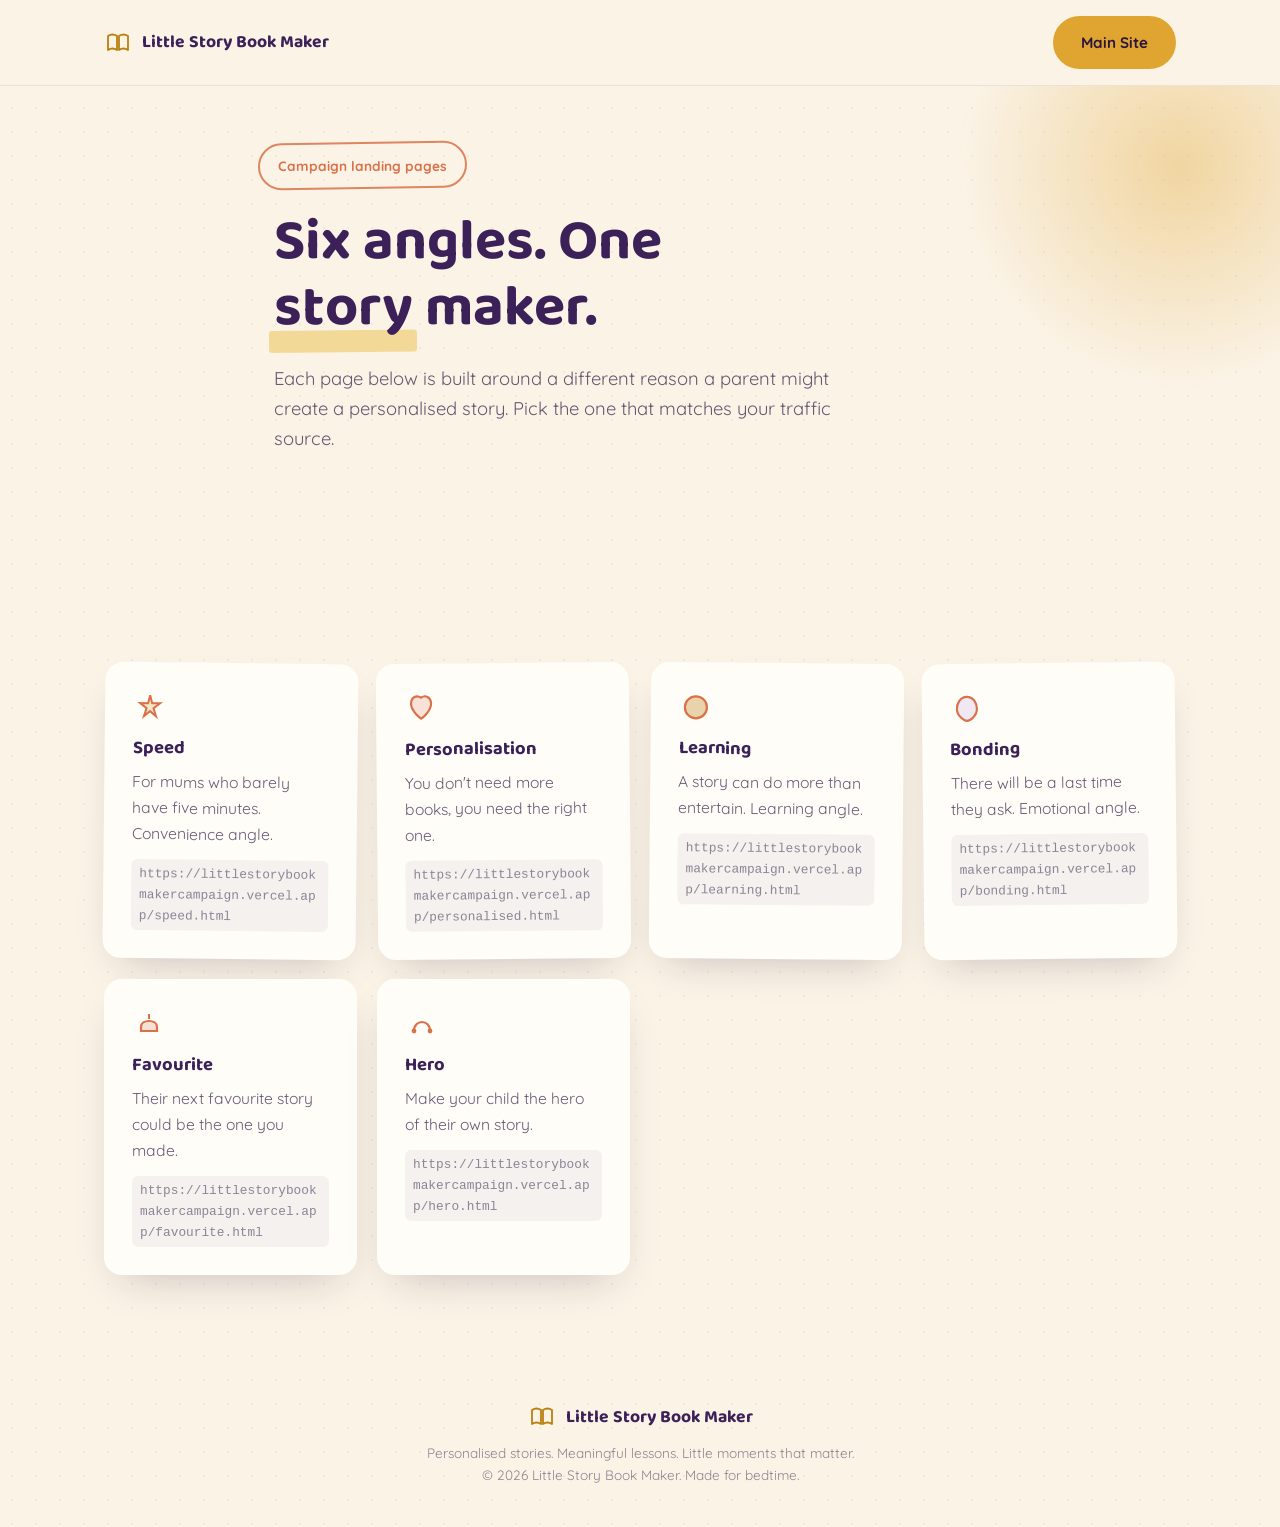
<file: index.html>
<!doctype html>
<html lang="en">
<head>
<meta charset="utf-8" />
<meta name="viewport" content="width=device-width, initial-scale=1" />
<title>Little Story Book Maker: Campaign Landing Pages</title>
<meta name="description" content="Personalised children's stories, made in minutes. Six landing pages, one for each campaign angle." />
<meta name="robots" content="noindex" />
<link rel="preconnect" href="https://fonts.googleapis.com" />
<link rel="preconnect" href="https://fonts.gstatic.com" crossorigin />
<link href="https://fonts.googleapis.com/css2?family=Baloo+2:wght@500;600;700;800&family=Quicksand:wght@500;600;700&display=swap" rel="stylesheet" />
<link rel="stylesheet" href="assets/brand.css" />
</head>
<body>

<nav class="nav">
  <div class="wrap">
    <span class="nav-brand"><svg class="nav-logo" viewBox="0 0 28 28" fill="none" aria-hidden="true"><path d="M4 7c3-2 6-2 9 0v14c-3-2-6-2-9 0Z" stroke="currentColor" stroke-width="1.8" stroke-linejoin="round"/><path d="M24 7c-3-2-6-2-9 0v14c3-2 6-2 9 0Z" stroke="currentColor" stroke-width="1.8" stroke-linejoin="round"/></svg>Little Story Book Maker</span>
    <a href="https://littlestorybookmaker.com/" class="btn btn-gold nav-cta">Main Site</a>
  </div>
</nav>

<header class="hero" id="top">
  <div class="wrap">
    <div>
      <span class="hero-kicker scribble">Campaign landing pages</span>
      <h1>Six angles. One <span class="hl">story</span> maker.</h1>
      <p class="hero-sub">Each page below is built around a different reason a parent might create a personalised story. Pick the one that matches your traffic source.</p>
    </div>
  </div>
</header>

<section>
  <div class="wrap">
    <div class="card-row" data-reveal>
      <div class="card">
        <svg class="icon" viewBox="0 0 34 34" fill="none"><path d="M17 5 L19 13 L27 13 L20.5 18 L23 26 L17 21 L11 26 L13.5 18 L7 13 L15 13 Z" stroke="currentColor" stroke-width="2" fill="var(--gold)" fill-opacity="0.25"/></svg>
        <h3><a href="/speed.html">Speed</a></h3>
        <p>For mums who barely have five minutes. Convenience angle.</p>
        <a class="url-text" href="/speed.html">https://littlestorybookmakercampaign.vercel.app/speed.html</a>
      </div>
      <div class="card">
        <svg class="icon" viewBox="0 0 34 34" fill="none"><path d="M17 6 C21 3 27 5 27 12 C27 20 17 27 17 27 C17 27 7 20 7 12 C7 5 13 3 17 6 Z" stroke="currentColor" stroke-width="2.2" fill="var(--coral)" fill-opacity="0.2"/></svg>
        <h3><a href="/personalised.html">Personalisation</a></h3>
        <p>You don't need more books, you need the right one.</p>
        <a class="url-text" href="/personalised.html">https://littlestorybookmakercampaign.vercel.app/personalised.html</a>
      </div>
      <div class="card">
        <svg class="icon" viewBox="0 0 34 34" fill="none"><circle cx="17" cy="17" r="11" stroke="currentColor" stroke-width="2.2" fill="var(--sand-deep)"/></svg>
        <h3><a href="/learning.html">Learning</a></h3>
        <p>A story can do more than entertain. Learning angle.</p>
        <a class="url-text" href="/learning.html">https://littlestorybookmakercampaign.vercel.app/learning.html</a>
      </div>
      <div class="card">
        <svg class="icon" viewBox="0 0 34 34" fill="none"><path d="M17 5 C24 5 27 12 27 17 C27 24 20 29 17 29 C14 29 7 24 7 17 C7 12 10 5 17 5 Z" stroke="currentColor" stroke-width="2.2" fill="var(--lavender)" fill-opacity="0.3"/></svg>
        <h3><a href="/bonding.html">Bonding</a></h3>
        <p>There will be a last time they ask. Emotional angle.</p>
        <a class="url-text" href="/bonding.html">https://littlestorybookmakercampaign.vercel.app/bonding.html</a>
      </div>
      <div class="card">
        <svg class="icon" viewBox="0 0 34 34" fill="none"><path d="M9 20 C9 12 25 12 25 20 L25 24 L9 24 Z" stroke="currentColor" stroke-width="2.2" fill="var(--coral)" fill-opacity="0.2"/><line x1="17" y1="7" x2="17" y2="12" stroke="currentColor" stroke-width="2"/></svg>
        <h3><a href="/favourite.html">Favourite</a></h3>
        <p>Their next favourite story could be the one you made.</p>
        <a class="url-text" href="/favourite.html">https://littlestorybookmakercampaign.vercel.app/favourite.html</a>
      </div>
      <div class="card">
        <svg class="icon" viewBox="0 0 34 34" fill="none"><path d="M9 24 C9 12 25 12 25 24" stroke="currentColor" stroke-width="2.2" fill="none"/><circle cx="9" cy="24" r="2.4" fill="var(--coral)"/><circle cx="25" cy="24" r="2.4" fill="var(--coral)"/></svg>
        <h3><a href="/hero.html">Hero</a></h3>
        <p>Make your child the hero of their own story.</p>
        <a class="url-text" href="/hero.html">https://littlestorybookmakercampaign.vercel.app/hero.html</a>
      </div>
    </div>
  </div>
</section>

<footer>
  <div class="wrap">
    <div class="nav-brand"><svg class="nav-logo" viewBox="0 0 28 28" fill="none" aria-hidden="true"><path d="M4 7c3-2 6-2 9 0v14c-3-2-6-2-9 0Z" stroke="currentColor" stroke-width="1.8" stroke-linejoin="round"/><path d="M24 7c-3-2-6-2-9 0v14c3-2 6-2 9 0Z" stroke="currentColor" stroke-width="1.8" stroke-linejoin="round"/></svg>Little Story Book Maker</div>
    <p>Personalised stories. Meaningful lessons. Little moments that matter.</p>
    <p>© 2026 Little Story Book Maker. Made for bedtime.</p>
  </div>
</footer>

<script src="assets/main.js"></script>
</body>
</html>
</file>
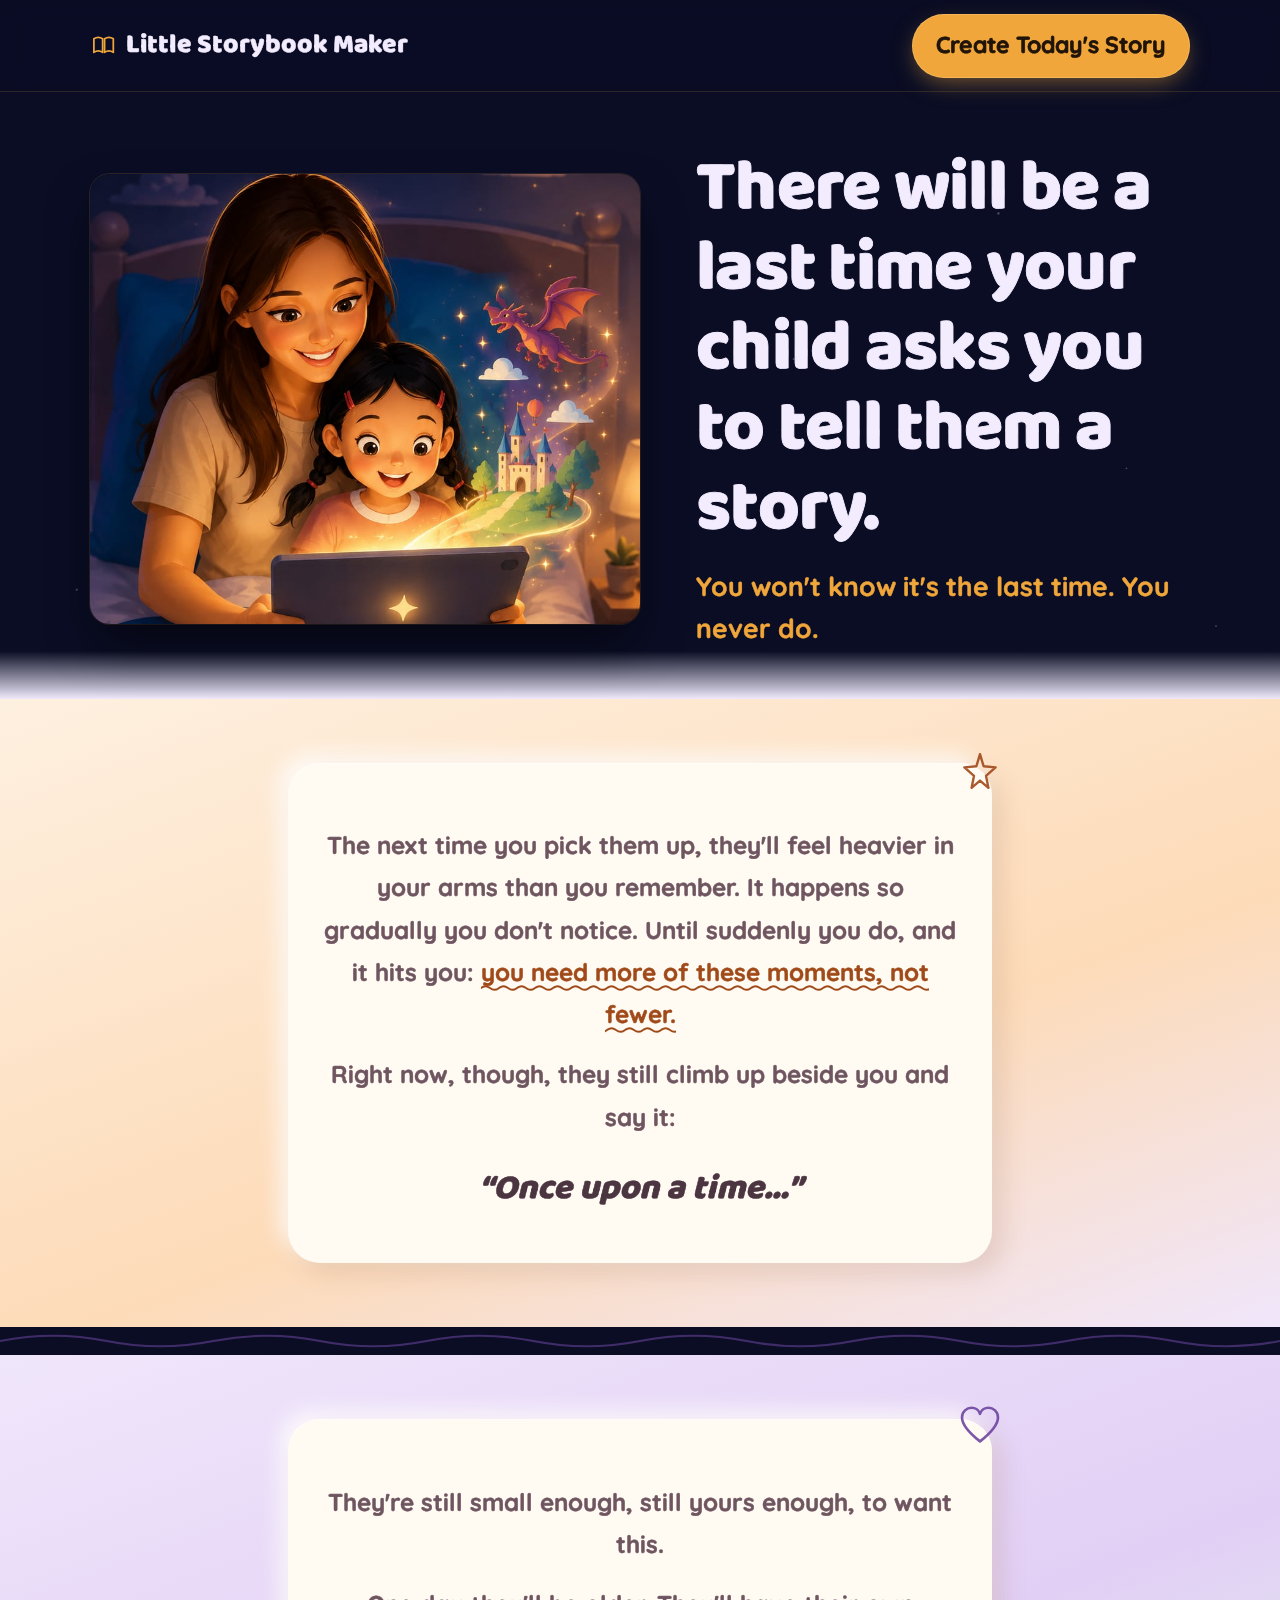
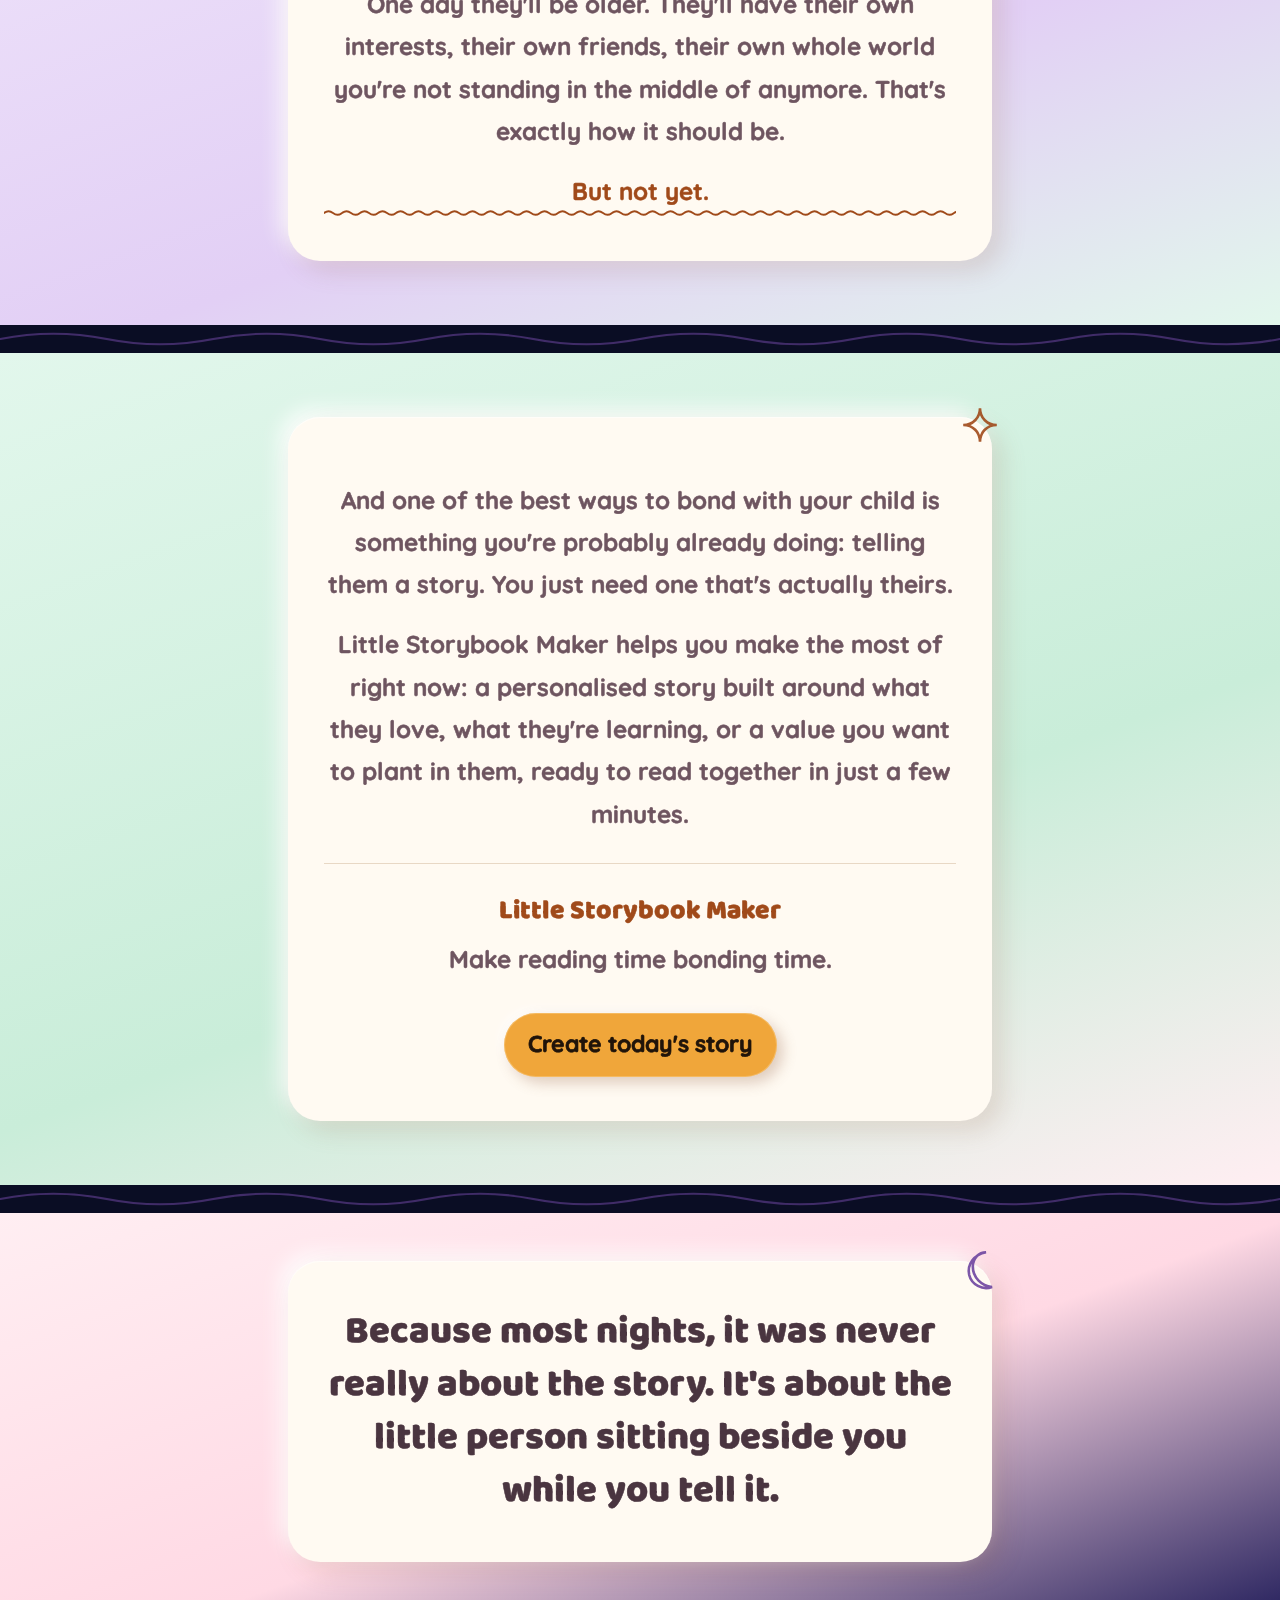
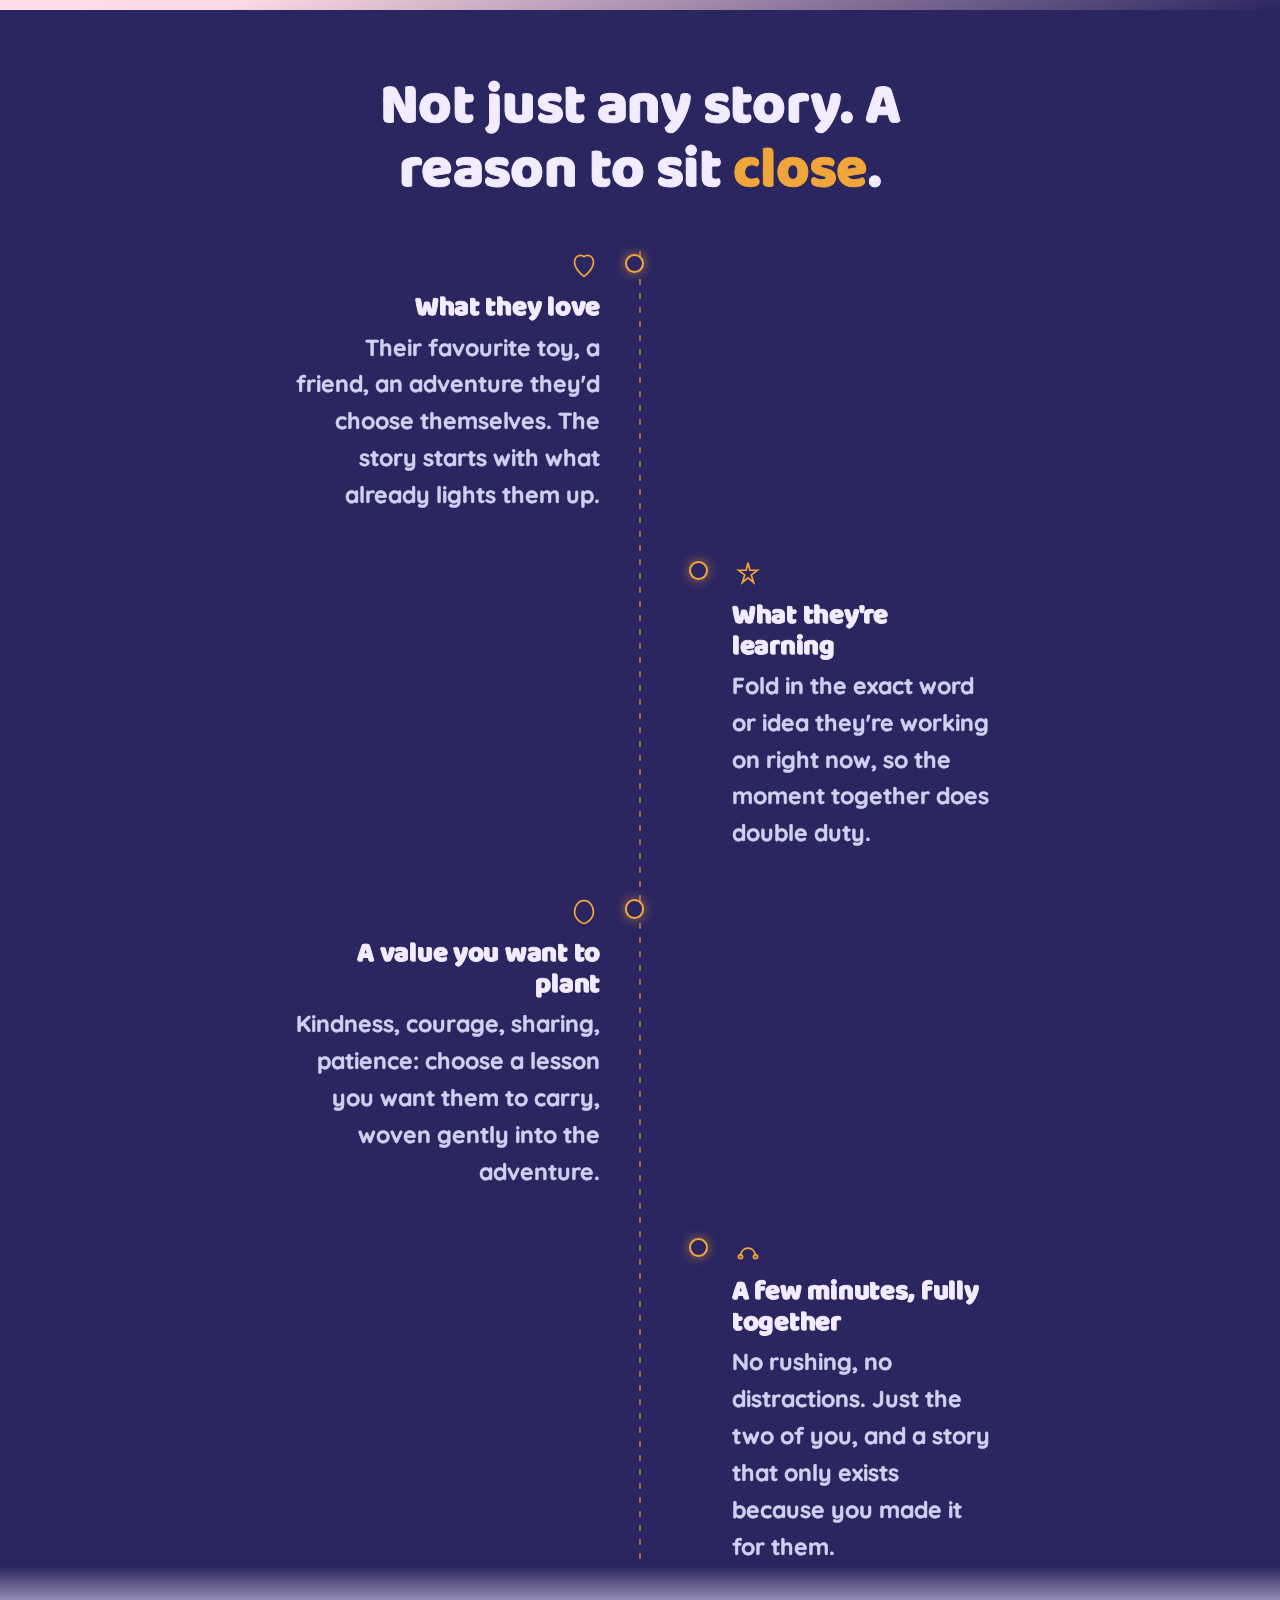
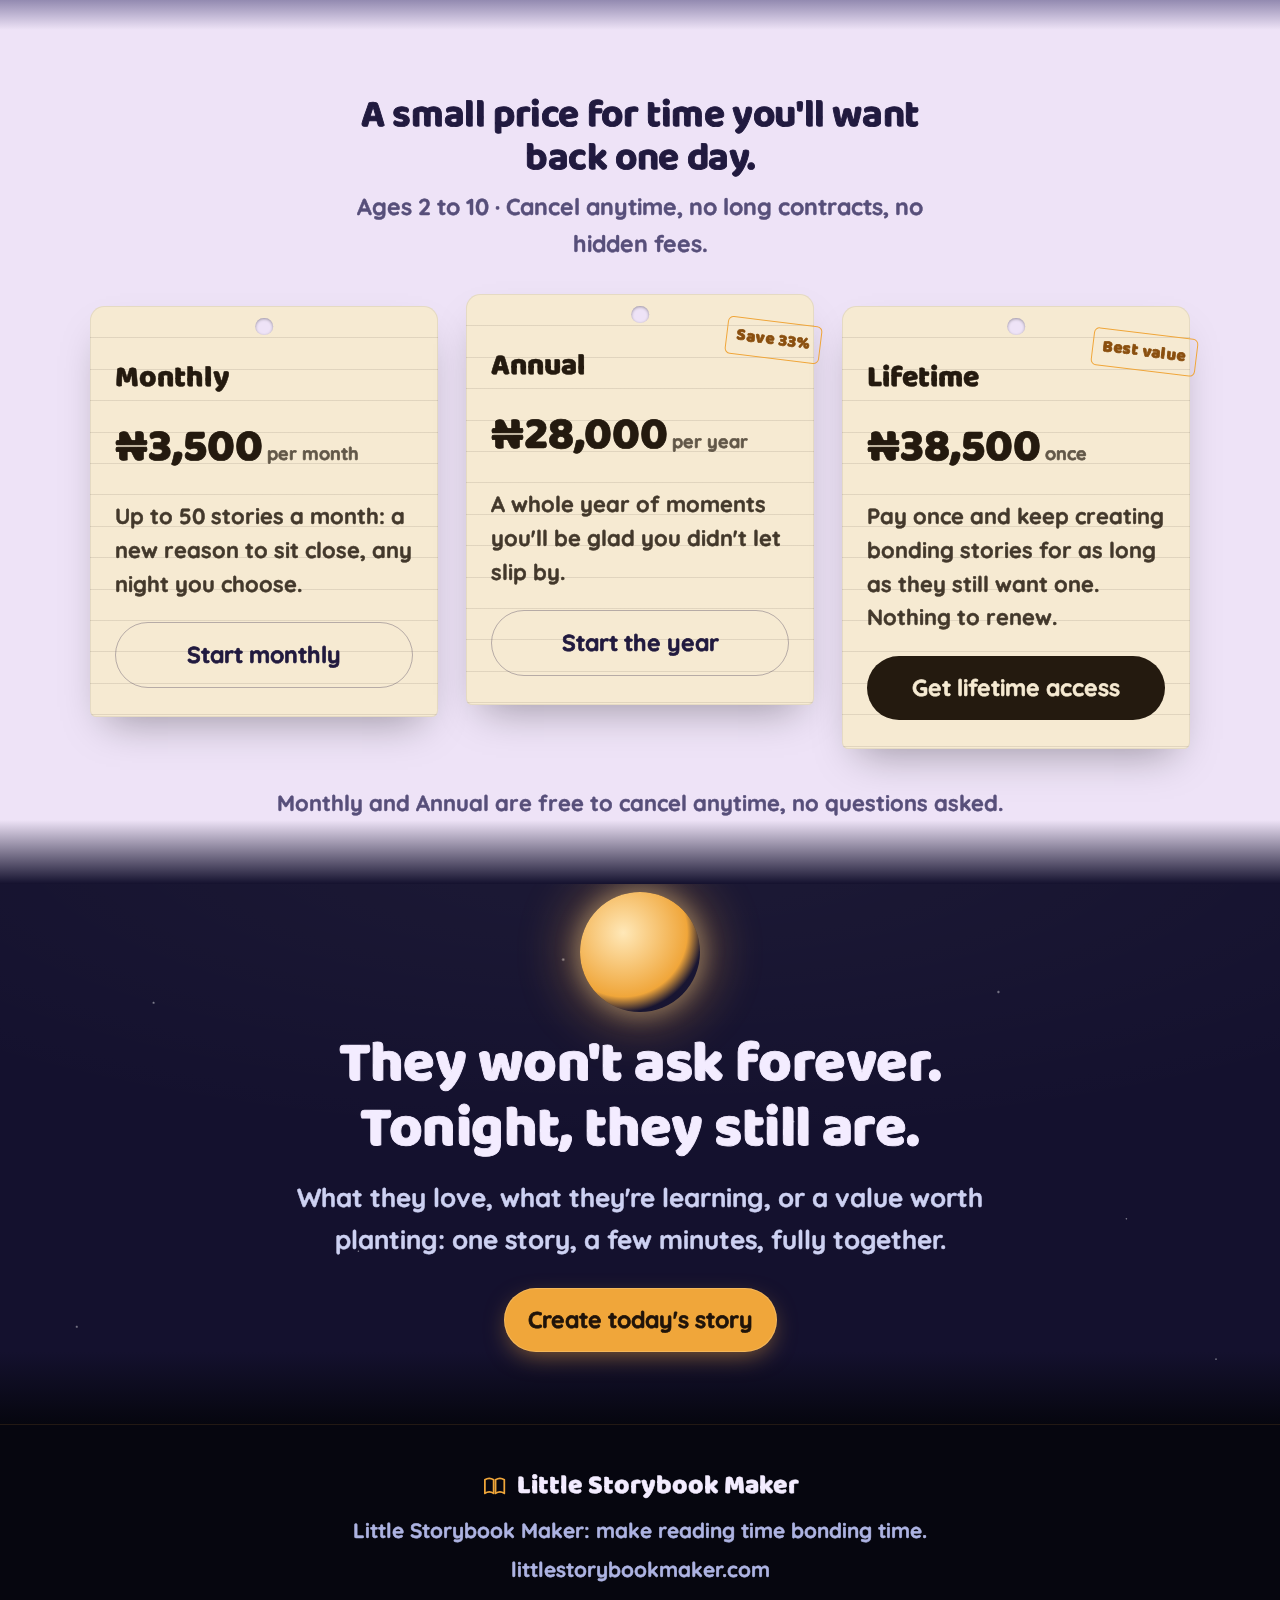
<file: bonding-verbatim.html>
<!doctype html>
<html lang="en">
<head>
<meta charset="utf-8" />
<meta name="viewport" content="width=device-width, initial-scale=1" />
<title>Little Storybook Maker: There Will Be A Last Time They Ask For A Story</title>
<meta name="description" content="You won't know it's the last time. Make reading time bonding time: a personalised story built around what they love, what they're learning, and a value you want to plant in them." />
<link rel="preconnect" href="https://fonts.googleapis.com" />
<link rel="preconnect" href="https://fonts.gstatic.com" crossorigin />
<link href="https://fonts.googleapis.com/css2?family=Baloo+2:wght@500;600;700;800&family=Quicksand:wght@500;600;700;800&display=swap" rel="stylesheet" />
<link rel="stylesheet" href="assets/night-theme.css" />
<style>
  /* Page-scoped only: warm claymorphic/storybook treatment for the plain-text
     narrative sections + quoteband on THIS page. Does not touch night-theme.css,
     so every other campaign page is unaffected. */
  :root{
    --clay-peach-1:#fef0e0; --clay-peach-2:#fddbb8;
    --clay-lavender-1:#f0e6fb; --clay-lavender-2:#e2cff5;
    --clay-mint-1:#e2f7ec; --clay-mint-2:#c9edd9;
    --clay-blush-1:#ffeef2; --clay-blush-2:#ffd9e4;
    --clay-ink:#4a3540; --clay-ink-soft:#6e5560;
    --clay-card:#fffaf2; --clay-accent:#a04a1a; --clay-accent-2:#6e46a0;
  }

  .narrative-1{ background:linear-gradient(160deg, var(--clay-peach-1) 0%, var(--clay-peach-2) 60%, var(--clay-lavender-1) 100%); }
  .narrative-2{ background:linear-gradient(160deg, var(--clay-lavender-1) 0%, var(--clay-lavender-2) 60%, var(--clay-mint-1) 100%); }
  .narrative-3{ background:linear-gradient(160deg, var(--clay-mint-1) 0%, var(--clay-mint-2) 60%, var(--clay-blush-1) 100%); }
  .quoteband{ background:linear-gradient(160deg, var(--clay-blush-1) 0%, var(--clay-blush-2) 55%, var(--tone-mid) 100%); }

  .narrative p, .quoteband p{ color:var(--clay-ink-soft); }
  .narrative .quote-line, .quoteband p{ color:var(--clay-ink); }
  .narrative-1 .narrative-signature .brand-name, .narrative-2 .narrative-signature .brand-name, .narrative-3 .narrative-signature .brand-name{ color:var(--clay-accent); }
  .narrative .accent{
    color:var(--clay-accent); font-weight:800;
    background-image:url("data:image/svg+xml,%3Csvg xmlns='http://www.w3.org/2000/svg' width='20' height='8' viewBox='0 0 20 8'%3E%3Cpath d='M0 4 Q5 0 10 4 T20 4' fill='none' stroke='%23a04a1a' stroke-width='2' stroke-linecap='round'/%3E%3C/svg%3E");
    background-repeat:repeat-x; background-position:0 100%; background-size:18px 8px; padding-bottom:.3rem;
  }

  /* claymorphic / soft-neumorphic cards around each block of prose */
  .clay-card{
    position:relative; background:var(--clay-card); border-radius:2rem;
    padding:2.75rem 2.25rem; max-width:44rem; margin:0 auto;
    box-shadow:10px 10px 24px rgba(150,100,70,.18), -8px -8px 20px rgba(255,255,255,.85), inset 0 1px 0 rgba(255,255,255,.6);
  }
  .clay-doodle{ position:absolute; top:-1rem; right:-.75rem; width:3rem; height:3rem; opacity:.9; }
  .narrative-3 .btn-amber{
    box-shadow:6px 6px 14px rgba(150,100,70,.3), -4px -4px 10px rgba(255,255,255,.7), 0 0 0 1px rgba(255,232,184,.3) inset;
  }

  .wavy-divider{ display:block; width:100%; height:1.75rem; margin:0; }
  .wavy-divider path{ fill:none; stroke:var(--clay-accent-2); stroke-width:3; stroke-linecap:round; opacity:.55; }

  @media (max-width:36rem){ .clay-card{ padding:2rem 1.35rem; } }
</style>
<!--
THESIS: The verbatim PDF copy earns a real hero image because the copy itself describes exactly this moment — a mother, a child, and a story coming to life between them.
OWN-WORLD: Same twilight tone-chain as bonding.html, but the hero pairs the night sky with a real illustrated scene instead of a papercut silhouette: image and heading swap sides by breakpoint (heading first on mobile, image on the left on desktop).
STORY: A parent reading this exact page recognises the scene in the image as their own tonight, before they've even reached the copy.
FIRST VIEWPORT: Night-sky gradient, the mother-and-daughter tablet-story illustration, full verbatim headline and copy beside it.
FORM: Shared night-theme.css system carried over from the approved bonding.html redesign, with a new .hero-split component for the image-paired hero.
FINISH: unreviewed and undocumented is unfinished; this build ends with the finish review, the verdict, DESIGN.md, and every shipping raster carrying its provenance.
-->
</head>
<body>

<nav class="nav">
  <div class="wrap">
    <a href="#top" class="nav-brand">
      <svg class="nav-logo" viewBox="0 0 28 28" fill="none" aria-hidden="true"><path d="M4 7c3-2 6-2 9 0v14c-3-2-6-2-9 0Z" stroke="currentColor" stroke-width="1.8" stroke-linejoin="round"/><path d="M24 7c-3-2-6-2-9 0v14c3-2 6-2 9 0Z" stroke="currentColor" stroke-width="1.8" stroke-linejoin="round"/></svg>
      Little Storybook Maker
    </a>
    <a href="https://littlestorybookmaker.com/" class="btn btn-amber nav-cta">Create Today's Story</a>
  </div>
</nav>

<header class="hero-split skyband" id="top">
  <div class="starfield" aria-hidden="true"></div>
  <div class="wrap hero-split-grid">
    <div class="hero-media" data-reveal>
      <img src="assets/images/bonding-hero.jpg" alt="A mother and daughter smiling together in bed at night as they read a personalised story on a tablet, with a dragon and castle glowing to life beside them." width="900" height="1350" />
    </div>
    <div class="hero-text">
      <h1>There will be a last time your child asks you to tell them a story.</h1>
      <p class="hero-emphasis">You won't know it's the last time. You never do.</p>
    </div>
  </div>
</header>

<section class="narrative narrative-1">
  <div class="wrap" data-reveal>
    <div class="clay-card">
      <svg class="clay-doodle" viewBox="0 0 40 40" fill="none" stroke="var(--clay-accent)" stroke-width="2" stroke-linecap="round" stroke-linejoin="round" aria-hidden="true"><path d="M20 6 L23 16 L33 17 L25 24 L27 34 L20 28 L13 34 L15 24 L7 17 L17 16 Z"/></svg>
      <p>The next time you pick them up, they'll feel heavier in your arms than you remember. It happens so gradually you don't notice. Until suddenly you do, and it hits you: <span class="accent">you need more of these moments, not fewer.</span></p>
      <p>Right now, though, they still climb up beside you and say it:</p>
      <p class="quote-line">&ldquo;Once upon a time&hellip;&rdquo;</p>
    </div>
  </div>
</section>

<svg class="wavy-divider" viewBox="0 0 1200 40" preserveAspectRatio="none" aria-hidden="true"><path d="M0 20 Q 50 5 100 20 T 200 20 T 300 20 T 400 20 T 500 20 T 600 20 T 700 20 T 800 20 T 900 20 T 1000 20 T 1100 20 T 1200 20"/></svg>

<section class="narrative narrative-2">
  <div class="wrap" data-reveal>
    <div class="clay-card">
      <svg class="clay-doodle" viewBox="0 0 40 40" fill="none" stroke="var(--clay-accent-2)" stroke-width="2.2" stroke-linecap="round" stroke-linejoin="round" aria-hidden="true"><path d="M20 32 C10 24 5 18 5 12 C5 7 9 4 13 4 C16 4 19 6 20 9 C21 6 24 4 27 4 C31 4 35 7 35 12 C35 18 30 24 20 32 Z"/></svg>
      <p>They're still small enough, still yours enough, to want this.</p>
      <p>One day they'll be older. They'll have their own interests, their own friends, their own whole world you're not standing in the middle of anymore. That's exactly how it should be.</p>
      <p class="accent">But not yet.</p>
    </div>
  </div>
</section>

<svg class="wavy-divider" viewBox="0 0 1200 40" preserveAspectRatio="none" aria-hidden="true"><path d="M0 20 Q 50 5 100 20 T 200 20 T 300 20 T 400 20 T 500 20 T 600 20 T 700 20 T 800 20 T 900 20 T 1000 20 T 1100 20 T 1200 20"/></svg>

<section class="narrative narrative-3">
  <div class="wrap" data-reveal>
    <div class="clay-card">
      <svg class="clay-doodle" viewBox="0 0 40 40" fill="none" stroke="var(--clay-accent)" stroke-width="2.2" stroke-linecap="round" aria-hidden="true"><path d="M20 6 C20 14 26 20 34 20 C26 20 20 26 20 34 C20 26 14 20 6 20 C14 20 20 14 20 6 Z"/></svg>
      <p>And one of the best ways to bond with your child is something you're probably already doing: telling them a story. You just need one that's actually theirs.</p>
      <p>Little Storybook Maker helps you make the most of right now: a personalised story built around what they love, what they're learning, or a value you want to plant in them, ready to read together in just a few minutes.</p>
      <div class="narrative-signature">
        <p class="brand-name">Little Storybook Maker</p>
        <p style="margin-top:.25rem;">Make reading time bonding time.</p>
        <div class="hero-actions" style="justify-content:center;">
          <a href="https://littlestorybookmaker.com/" class="btn btn-amber">Create today's story</a>
        </div>
      </div>
    </div>
  </div>
</section>

<svg class="wavy-divider" viewBox="0 0 1200 40" preserveAspectRatio="none" aria-hidden="true"><path d="M0 20 Q 50 5 100 20 T 200 20 T 300 20 T 400 20 T 500 20 T 600 20 T 700 20 T 800 20 T 900 20 T 1000 20 T 1100 20 T 1200 20"/></svg>

<section class="quoteband">
  <div class="wrap" data-reveal>
    <div class="clay-card">
      <svg class="clay-doodle" viewBox="0 0 40 40" fill="none" stroke="var(--clay-accent-2)" stroke-width="2.2" stroke-linecap="round" aria-hidden="true"><path d="M25 6 C15 8 9 16 11 25 C13 33 22 38 30 35 C21 34 14 27 14 18 C14 11 19 6 25 6 Z"/></svg>
      <p>Because most nights, it was never really about the story. It's about the little person sitting beside you while you tell it.</p>
    </div>
  </div>
</section>

<section class="section" id="what">
  <div class="wrap">
    <div class="section-head" data-reveal>
      <h2>Not just any story. A reason to sit <span>close</span>.</h2>
    </div>
    <div class="starpath" data-reveal>
      <div class="starpath-item">
        <svg viewBox="0 0 34 34" fill="none" stroke="currentColor" stroke-width="1.8"><path d="M17 6 C21 3 27 5 27 12 C27 20 17 27 17 27 C17 27 7 20 7 12 C7 5 13 3 17 6 Z"/></svg>
        <h3>What they love</h3>
        <p>Their favourite toy, a friend, an adventure they'd choose themselves. The story starts with what already lights them up.</p>
      </div>
      <div class="starpath-item">
        <svg viewBox="0 0 34 34" fill="none" stroke="currentColor" stroke-width="1.8"><path d="M17 5 L19 13 L27 13 L20.5 18 L23 26 L17 21 L11 26 L13.5 18 L7 13 L15 13 Z"/></svg>
        <h3>What they're learning</h3>
        <p>Fold in the exact word or idea they're working on right now, so the moment together does double duty.</p>
      </div>
      <div class="starpath-item">
        <svg viewBox="0 0 34 34" fill="none" stroke="currentColor" stroke-width="1.8"><path d="M17 5 C24 5 27 12 27 17 C27 24 20 29 17 29 C14 29 7 24 7 17 C7 12 10 5 17 5 Z"/></svg>
        <h3>A value you want to plant</h3>
        <p>Kindness, courage, sharing, patience: choose a lesson you want them to carry, woven gently into the adventure.</p>
      </div>
      <div class="starpath-item">
        <svg viewBox="0 0 34 34" fill="none" stroke="currentColor" stroke-width="1.8"><path d="M9 24 C9 12 25 12 25 24" fill="none"/><circle cx="9" cy="24" r="2.2"/><circle cx="25" cy="24" r="2.2"/></svg>
        <h3>A few minutes, fully together</h3>
        <p>No rushing, no distractions. Just the two of you, and a story that only exists because you made it for them.</p>
      </div>
    </div>
  </div>
</section>

<section class="section" id="pricing">
  <div class="wrap">
    <div class="pricing-head" data-reveal>
      <h2>A small price for time you'll want back one day.</h2>
      <p class="pricing-sub" style="margin-top:.5rem;">Ages 2 to 10 &middot; Cancel anytime, no long contracts, no hidden fees.</p>
    </div>
    <div class="cardshelf" data-reveal>
      <div class="libcard">
        <div class="plan-name">Monthly</div>
        <div class="plan-price">&#8358;3,500<span>per month</span></div>
        <p class="plan-body">Up to 50 stories a month: a new reason to sit close, any night you choose.</p>
        <a href="https://littlestorybookmaker.com/" class="btn btn-outline-ink btn-block">Start monthly</a>
      </div>
      <div class="libcard is-annual">
        <span class="libcard-stamp">Save 33%</span>
        <div class="plan-name">Annual</div>
        <div class="plan-price">&#8358;28,000<span>per year</span></div>
        <p class="plan-body">A whole year of moments you'll be glad you didn't let slip by.</p>
        <a href="https://littlestorybookmaker.com/" class="btn btn-outline-ink btn-block">Start the year</a>
      </div>
      <div class="libcard">
        <span class="libcard-stamp">Best value</span>
        <div class="plan-name">Lifetime</div>
        <div class="plan-price">&#8358;38,500<span>once</span></div>
        <p class="plan-body">Pay once and keep creating bonding stories for as long as they still want one. Nothing to renew.</p>
        <a href="https://littlestorybookmaker.com/" class="btn btn-amber btn-block">Get lifetime access</a>
      </div>
    </div>
    <p class="pricing-foot" data-reveal>Monthly and Annual are free to cancel anytime, no questions asked.</p>
  </div>
</section>

<section class="final-cta skyband">
  <div class="starfield" aria-hidden="true"></div>
  <div class="moon" aria-hidden="true"></div>
  <div class="wrap" data-reveal>
    <h2>They won't ask forever. Tonight, they still are.</h2>
    <p>What they love, what they're learning, or a value worth planting: one story, a few minutes, fully together.</p>
    <div class="hero-actions" style="margin-top:1.75rem;">
      <a href="https://littlestorybookmaker.com/" class="btn btn-amber">Create today's story</a>
    </div>
  </div>
</section>

<footer>
  <div class="wrap">
    <div class="nav-brand" style="justify-content:center;">
      <svg class="nav-logo" viewBox="0 0 28 28" fill="none" aria-hidden="true"><path d="M4 7c3-2 6-2 9 0v14c-3-2-6-2-9 0Z" stroke="currentColor" stroke-width="1.8" stroke-linejoin="round"/><path d="M24 7c-3-2-6-2-9 0v14c3-2 6-2 9 0Z" stroke="currentColor" stroke-width="1.8" stroke-linejoin="round"/></svg>
      Little Storybook Maker
    </div>
    <p>Little Storybook Maker: make reading time bonding time.</p>
    <p>littlestorybookmaker.com</p>
  </div>
</footer>

<script src="assets/reveal.js"></script>
</body>
</html>
</file>
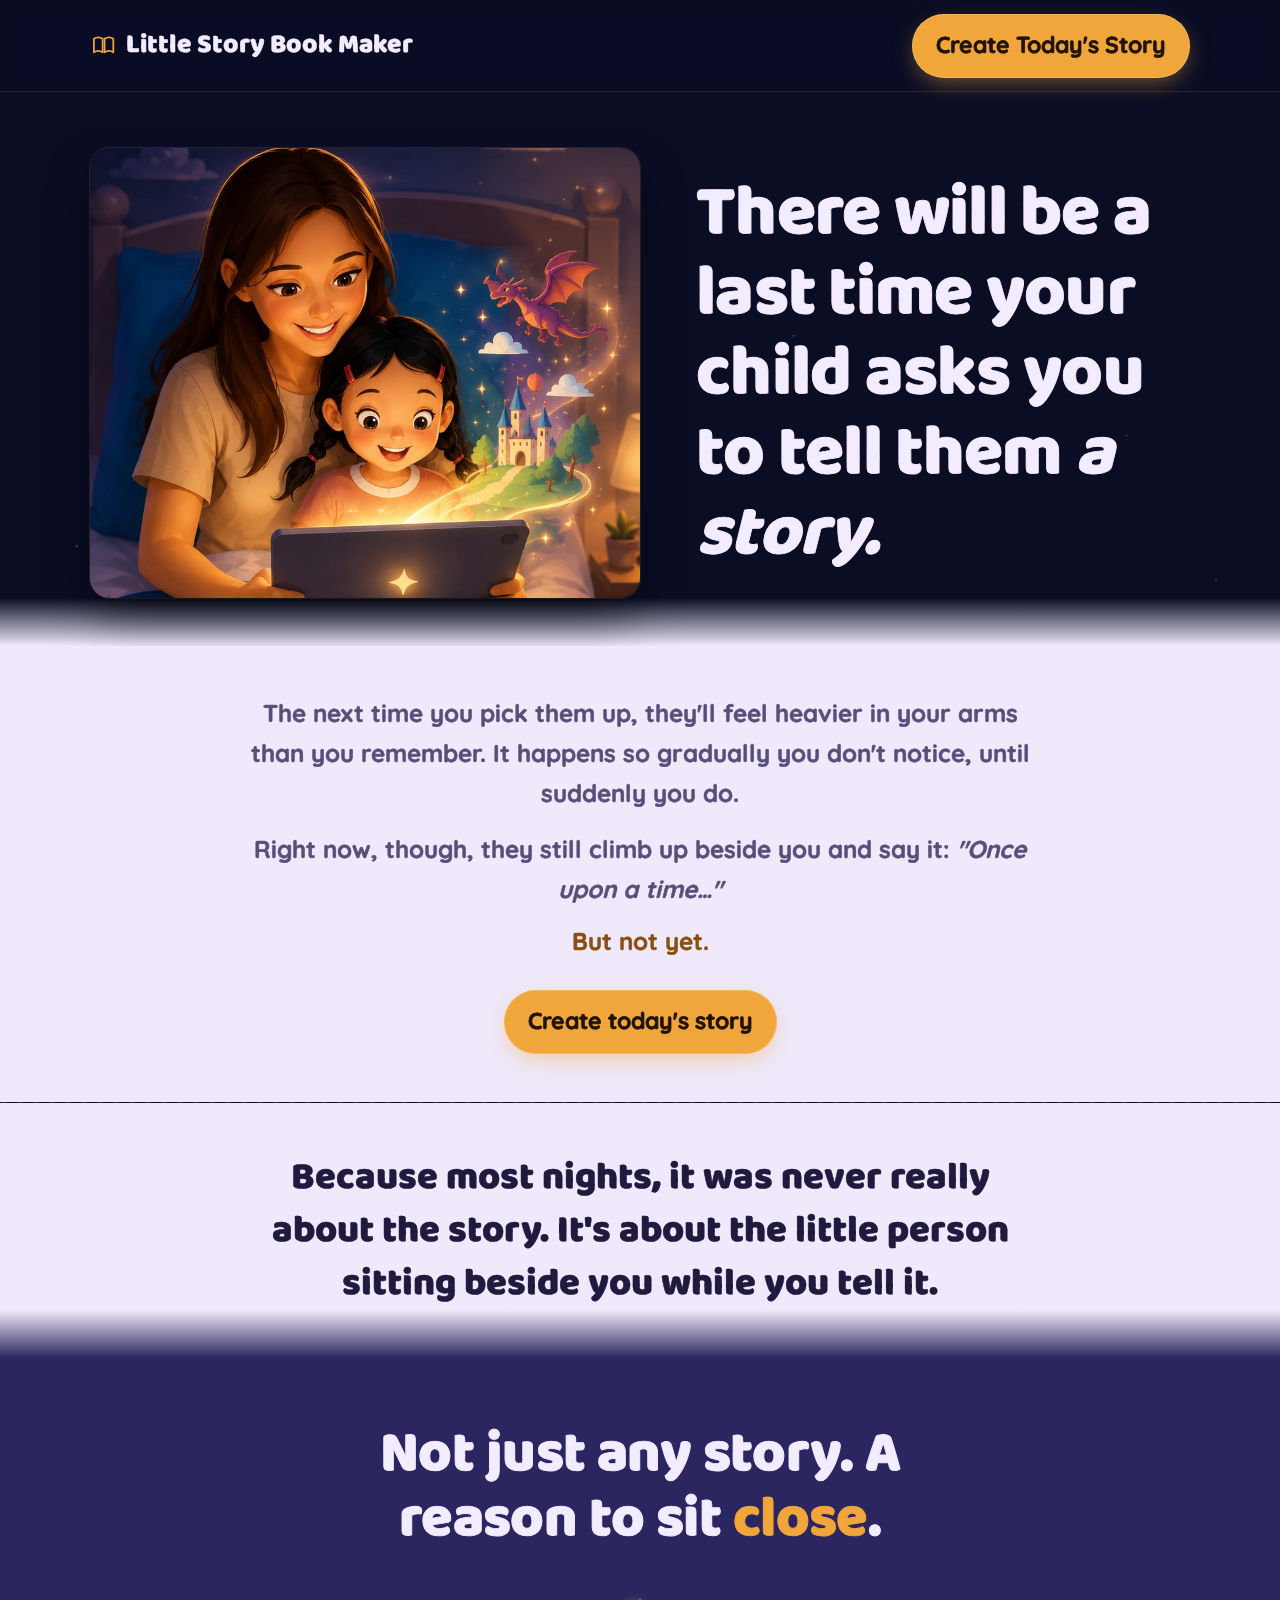
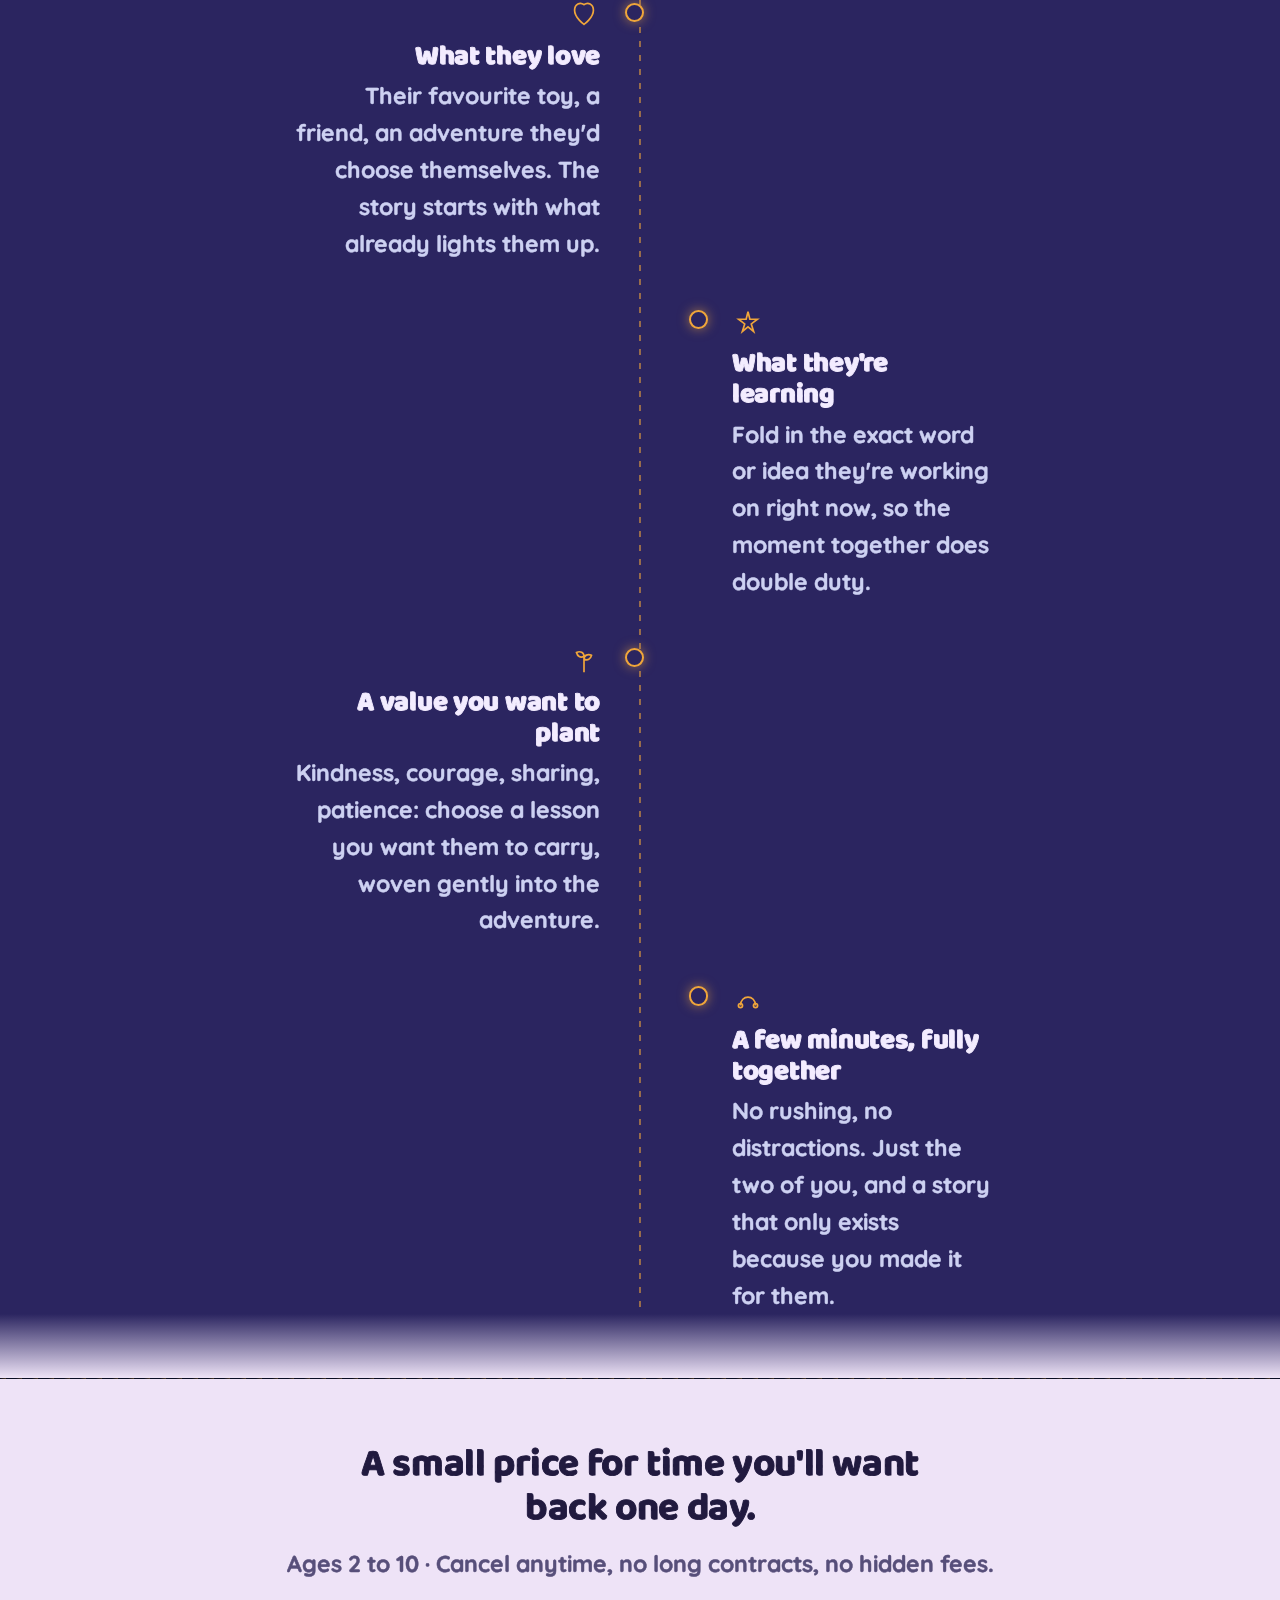
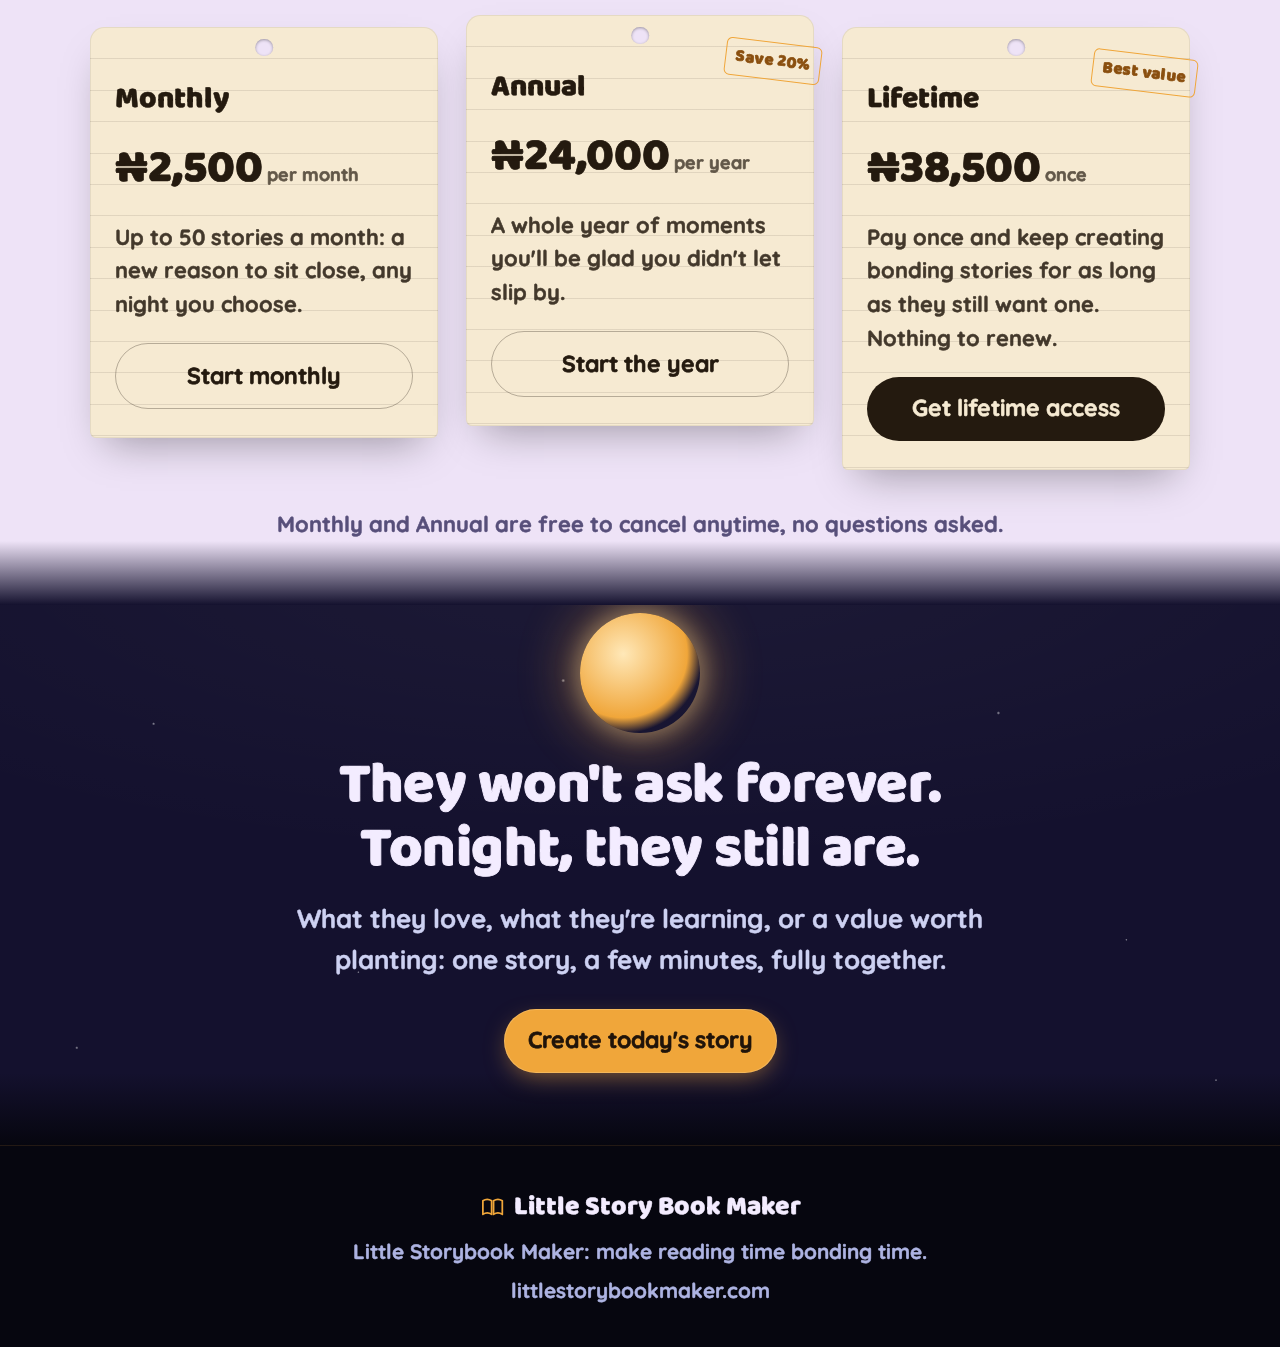
<file: bonding.html>
<!doctype html>
<html lang="en">
<head>
<meta charset="utf-8" />
<meta name="viewport" content="width=device-width, initial-scale=1" />
<title>Little Story Book Maker: There Will Be A Last Time They Ask For A Story</title>
<meta name="description" content="You won't know it's the last time. Make reading time bonding time: a personalised story built around what they love, what they're learning, and a value worth planting, ready in a few minutes." />
<link rel="preconnect" href="https://fonts.googleapis.com" />
<link rel="preconnect" href="https://fonts.gstatic.com" crossorigin />
<link href="https://fonts.googleapis.com/css2?family=Baloo+2:wght@500;600;700;800&family=Quicksand:wght@500;600;700;800&display=swap" rel="stylesheet" />
<link rel="stylesheet" href="assets/night-theme.css" />
<!--
THESIS: Bedtime is a ritual, not a checkout flow — the page refuses the daylight storybook-shelf look every other campaign page (and every AI-generated kids page) reaches for.
OWN-WORLD: A twilight-to-dawn tone chain — dark indigo night, pale lavender quote, deep violet, soft lavender pricing, near-black close — each section a distinct light or dark tone that blends only across its own padding edge into the next. One committed amber moonglow, papercut silhouettes of a parent and child, thread-stitched dividers, pricing as due-date library cards.
STORY: A tired parent recognises tonight's ritual in the hero, believes this is the same bedtime moment they already treasure (not an app pitch), and taps through to create tonight's story.
FIRST VIEWPORT: Full-bleed night sky with twinkling stars and a breathing amber moon behind a papercut silhouette of parent-and-child reading; oversized headline in warm moonlight type; single amber CTA glowing beneath.
FORM: Chosen directly from the product's own bedtime-ritual copy and the six reference sites (committed color strategy from drinkliquidplus/hexclad's confidence, editorial restraint from armra, structural proof-blocks from clay). concept-seed.mjs tournament not run — solo static-site build, no image-gen/decision-page infrastructure available in this environment; disclosed rather than faked.
FINISH: unreviewed and undocumented is unfinished; this build ends with the finish review, the verdict, DESIGN.md, and every shipping raster carrying its provenance.
-->
</head>
<body>

<nav class="nav">
  <div class="wrap">
    <a href="#top" class="nav-brand">
      <svg class="nav-logo" viewBox="0 0 28 28" fill="none" aria-hidden="true"><path d="M4 7c3-2 6-2 9 0v14c-3-2-6-2-9 0Z" stroke="currentColor" stroke-width="1.8" stroke-linejoin="round"/><path d="M24 7c-3-2-6-2-9 0v14c3-2 6-2 9 0Z" stroke="currentColor" stroke-width="1.8" stroke-linejoin="round"/></svg>
      Little Story Book Maker
    </a>
    <a href="https://littlestorybookmaker.com/" class="btn btn-amber nav-cta">Create Today's Story</a>
  </div>
</nav>

<header class="hero-split skyband" id="top">
  <div class="starfield" aria-hidden="true"></div>
  <div class="wrap hero-split-grid">
    <div class="hero-media" data-reveal>
      <img src="assets/images/bonding-hero.jpg" alt="A mother and daughter smiling together in bed at night as they read a personalised story on a tablet, with a dragon and castle glowing to life beside them." width="900" height="1350" />
    </div>
    <div class="hero-text">
      <h1>There will be a last time your child asks you to tell them <em>a story.</em></h1>
    </div>
  </div>
</header>

<section class="hero-intro">
  <div class="wrap" data-reveal>
    <p>The next time you pick them up, they'll feel heavier in your arms than you remember. It happens so gradually you don't notice, until suddenly you do.</p>
    <p style="margin-top:1rem;">Right now, though, they still climb up beside you and say it: <em>"Once upon a time&hellip;"</em></p>
    <p class="hero-note">But not yet.</p>
    <div class="hero-actions">
      <a href="https://littlestorybookmaker.com/" class="btn btn-amber">Create today's story</a>
    </div>
  </div>
</section>

<div class="stitch" aria-hidden="true"></div>

<section class="quoteband">
  <div class="wrap" data-reveal>
    <p>Because most nights, it was never really about the story. It's about the little person sitting beside you while you tell it.</p>
  </div>
</section>

<section class="section" id="what">
  <div class="wrap">
    <div class="section-head" data-reveal>
      <h2>Not just any story. A reason to sit <span>close</span>.</h2>
    </div>
    <div class="starpath" data-reveal>
      <div class="starpath-item">
        <svg viewBox="0 0 34 34" fill="none" stroke="currentColor" stroke-width="1.8"><path d="M17 6 C21 3 27 5 27 12 C27 20 17 27 17 27 C17 27 7 20 7 12 C7 5 13 3 17 6 Z"/></svg>
        <h3>What they love</h3>
        <p>Their favourite toy, a friend, an adventure they'd choose themselves. The story starts with what already lights them up.</p>
      </div>
      <div class="starpath-item">
        <svg viewBox="0 0 34 34" fill="none" stroke="currentColor" stroke-width="1.8"><path d="M17 5 L19 13 L27 13 L20.5 18 L23 26 L17 21 L11 26 L13.5 18 L7 13 L15 13 Z"/></svg>
        <h3>What they're learning</h3>
        <p>Fold in the exact word or idea they're working on right now, so the moment together does double duty.</p>
      </div>
      <div class="starpath-item">
        <svg viewBox="0 0 34 34" fill="none" stroke="currentColor" stroke-width="1.8"><path d="M17 29 C17 20 17 16 17 12 M17 12 C17 8 13 6 9 8 C10 12 13 14 17 12 M17 15 C17 11 21 9 25 11 C24 15 21 17 17 15"/></svg>
        <h3>A value you want to plant</h3>
        <p>Kindness, courage, sharing, patience: choose a lesson you want them to carry, woven gently into the adventure.</p>
      </div>
      <div class="starpath-item">
        <svg viewBox="0 0 34 34" fill="none" stroke="currentColor" stroke-width="1.8"><path d="M9 24 C9 12 25 12 25 24" fill="none"/><circle cx="9" cy="24" r="2.2"/><circle cx="25" cy="24" r="2.2"/></svg>
        <h3>A few minutes, fully together</h3>
        <p>No rushing, no distractions. Just the two of you, and a story that only exists because you made it for them.</p>
      </div>
    </div>
  </div>
</section>

<div class="stitch" aria-hidden="true"></div>

<section class="section" id="pricing">
  <div class="wrap">
    <div class="pricing-head" data-reveal>
      <h2>A small price for time you'll want back one day.</h2>
    </div>
    <p class="pricing-sub" data-reveal>Ages 2 to 10 &middot; Cancel anytime, no long contracts, no hidden fees.</p>

    <div class="cardshelf" data-reveal>
      <div class="libcard">
        <div class="plan-name">Monthly</div>
        <div class="plan-price">&#8358;2,500<span>per month</span></div>
        <p class="plan-body">Up to 50 stories a month: a new reason to sit close, any night you choose.</p>
        <a href="https://littlestorybookmaker.com/" class="btn btn-outline btn-block">Start monthly</a>
      </div>
      <div class="libcard is-annual">
        <span class="libcard-stamp">Save 20%</span>
        <div class="plan-name">Annual</div>
        <div class="plan-price">&#8358;24,000<span>per year</span></div>
        <p class="plan-body">A whole year of moments you'll be glad you didn't let slip by.</p>
        <a href="https://littlestorybookmaker.com/" class="btn btn-outline btn-block">Start the year</a>
      </div>
      <div class="libcard">
        <span class="libcard-stamp">Best value</span>
        <div class="plan-name">Lifetime</div>
        <div class="plan-price">&#8358;38,500<span>once</span></div>
        <p class="plan-body">Pay once and keep creating bonding stories for as long as they still want one. Nothing to renew.</p>
        <a href="https://littlestorybookmaker.com/" class="btn btn-amber btn-block">Get lifetime access</a>
      </div>
    </div>
    <p class="pricing-foot" data-reveal>Monthly and Annual are free to cancel anytime, no questions asked.</p>
  </div>
</section>

<section class="final-cta skyband">
  <div class="starfield" aria-hidden="true"></div>
  <div class="moon" aria-hidden="true"></div>
  <div class="wrap" data-reveal>
    <h2>They won't ask forever. Tonight, they still are.</h2>
    <p>What they love, what they're learning, or a value worth planting: one story, a few minutes, fully together.</p>
    <div class="hero-actions" style="margin-top:1.75rem;">
      <a href="https://littlestorybookmaker.com/" class="btn btn-amber">Create today's story</a>
    </div>
  </div>
</section>

<footer>
  <div class="wrap">
    <div class="nav-brand" style="justify-content:center;">
      <svg class="nav-logo" viewBox="0 0 28 28" fill="none" aria-hidden="true"><path d="M4 7c3-2 6-2 9 0v14c-3-2-6-2-9 0Z" stroke="currentColor" stroke-width="1.8" stroke-linejoin="round"/><path d="M24 7c-3-2-6-2-9 0v14c3-2 6-2 9 0Z" stroke="currentColor" stroke-width="1.8" stroke-linejoin="round"/></svg>
      Little Story Book Maker
    </div>
    <p>Little Storybook Maker: make reading time bonding time.</p>
    <p>littlestorybookmaker.com</p>
  </div>
</footer>

<script src="assets/reveal.js"></script>
</body>
</html>
</file>
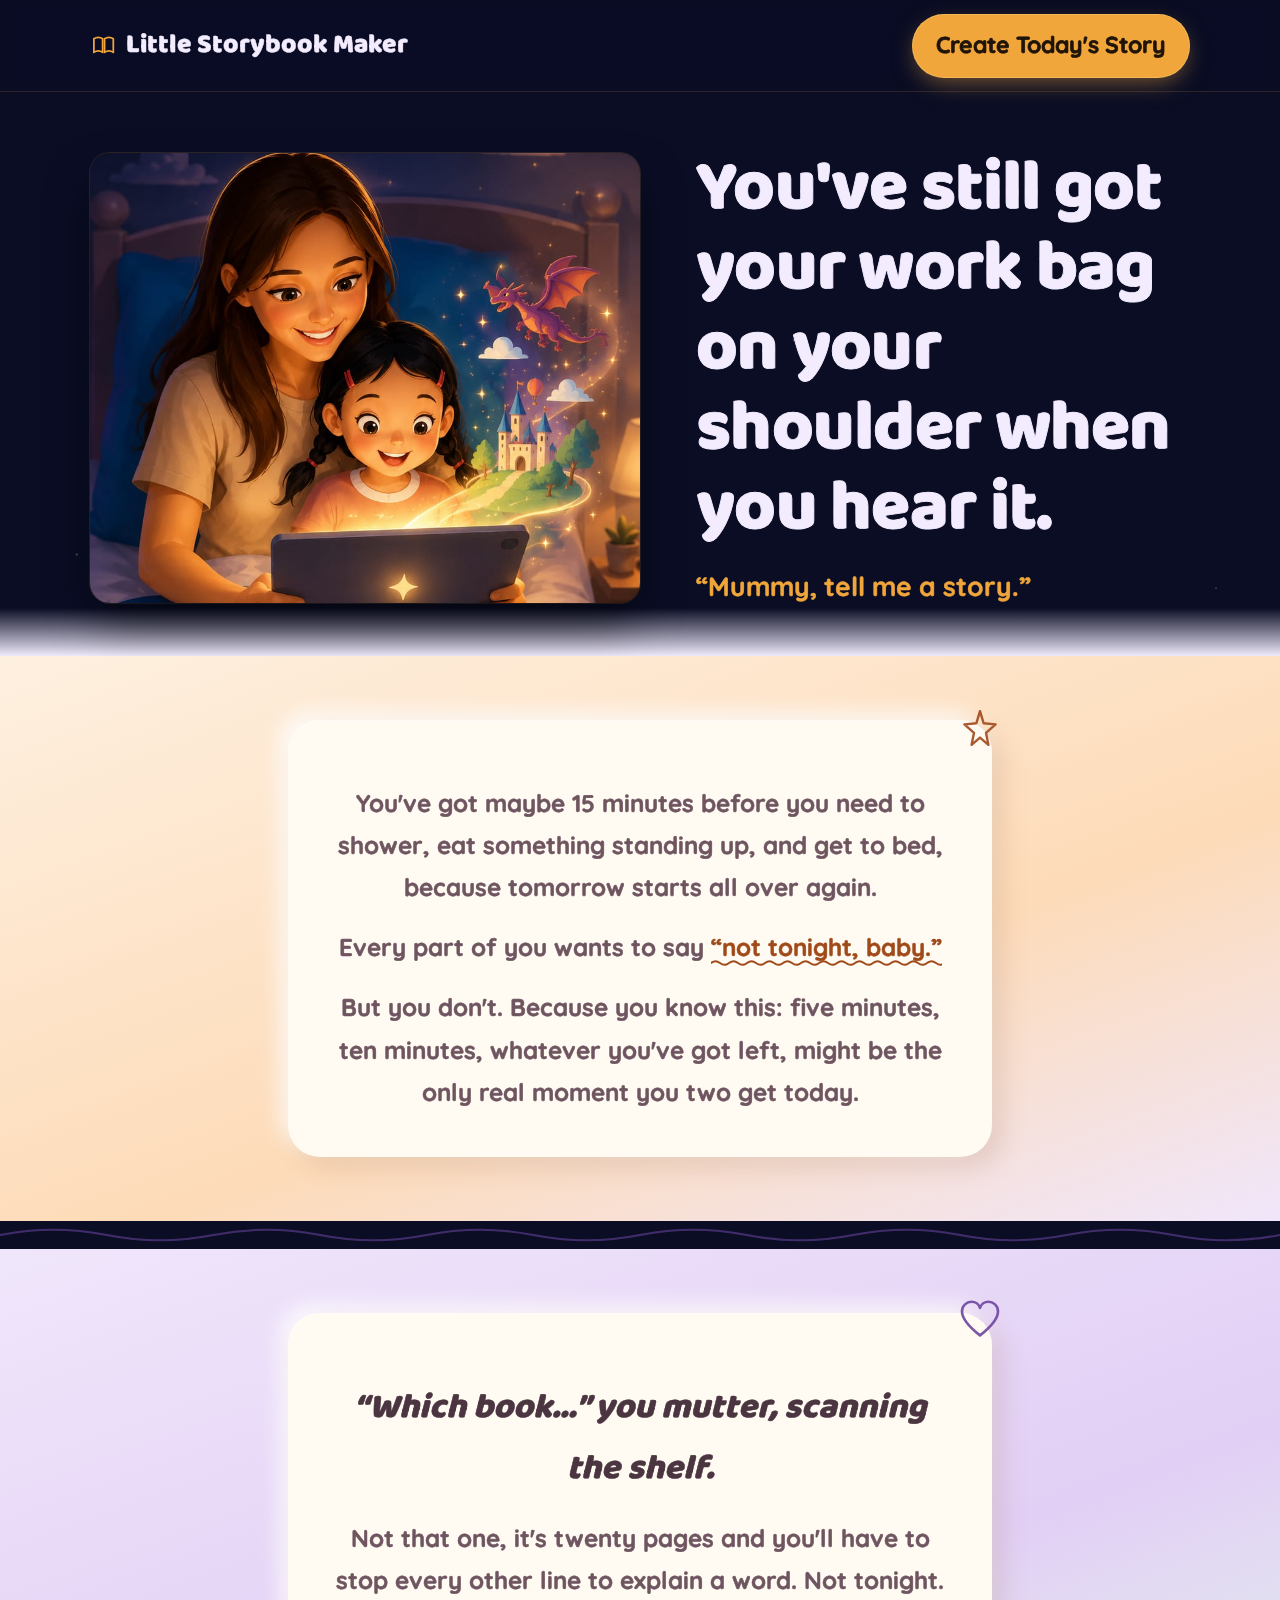
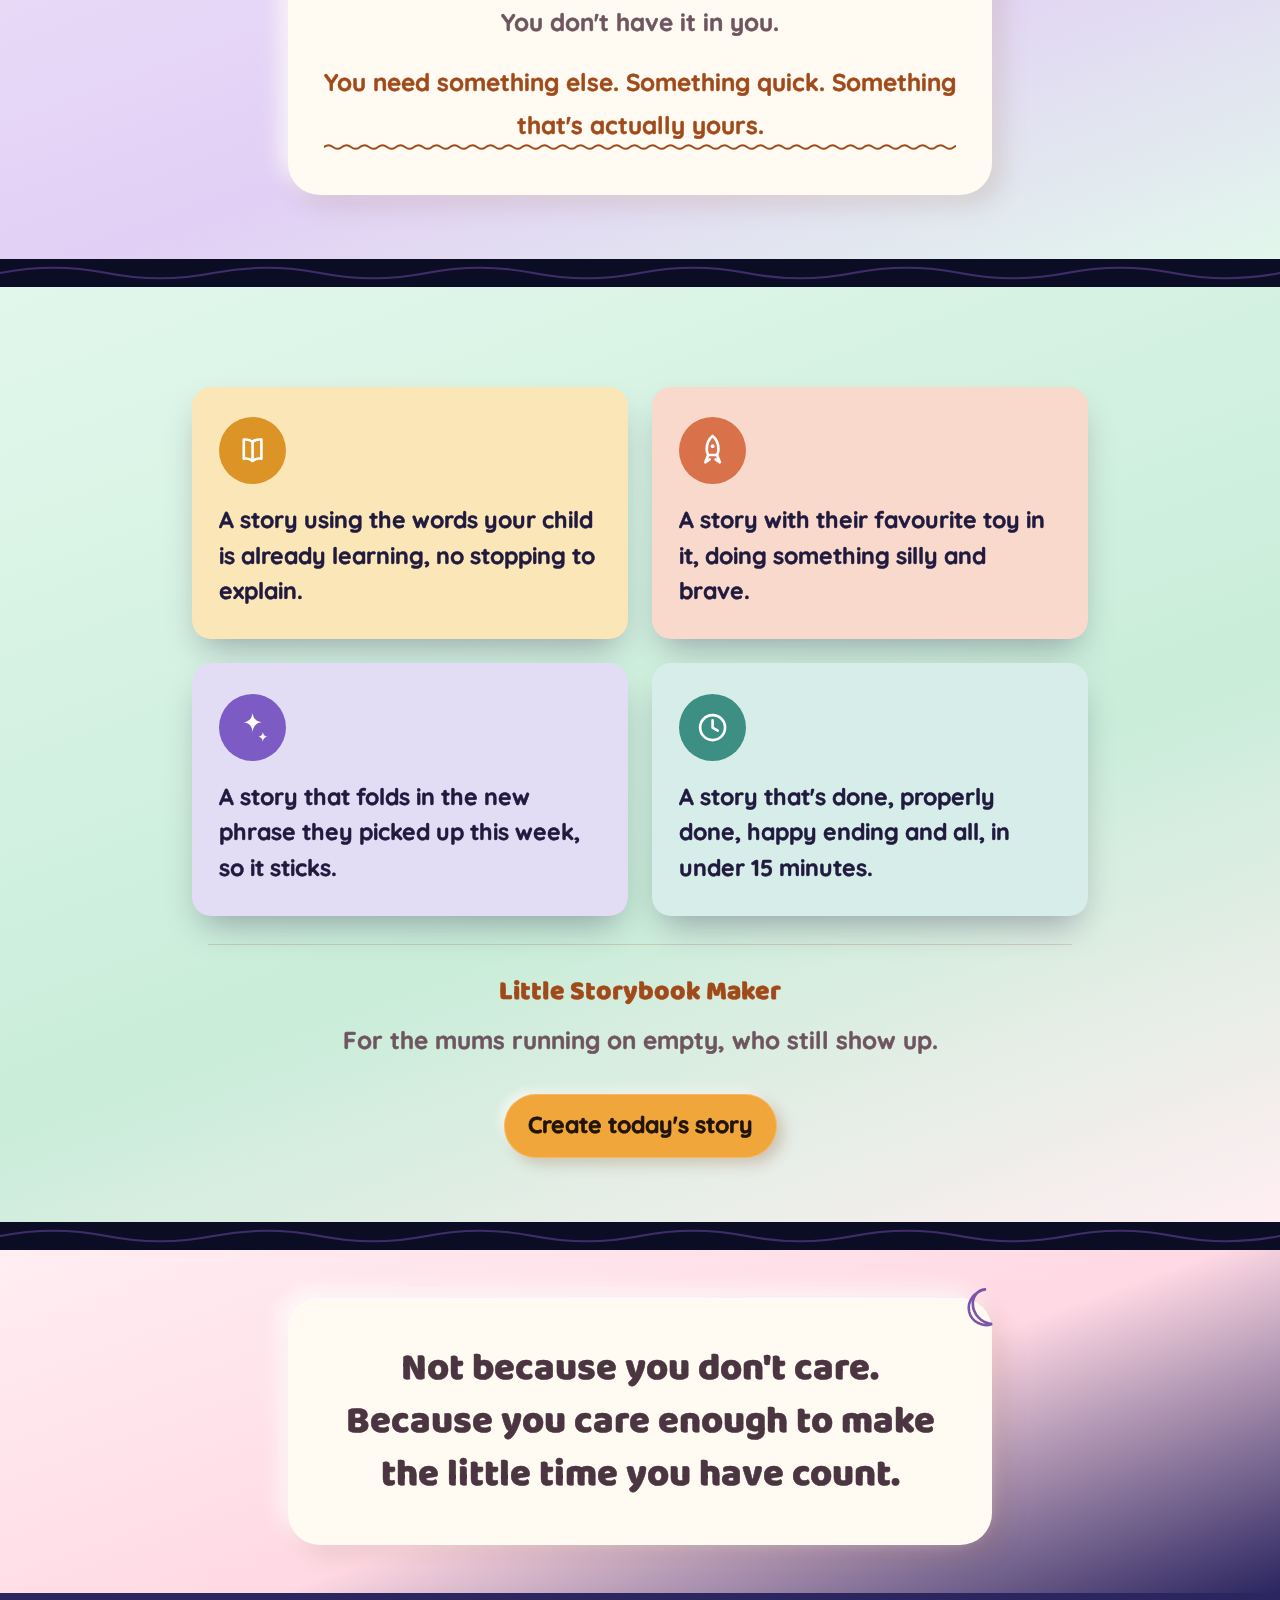
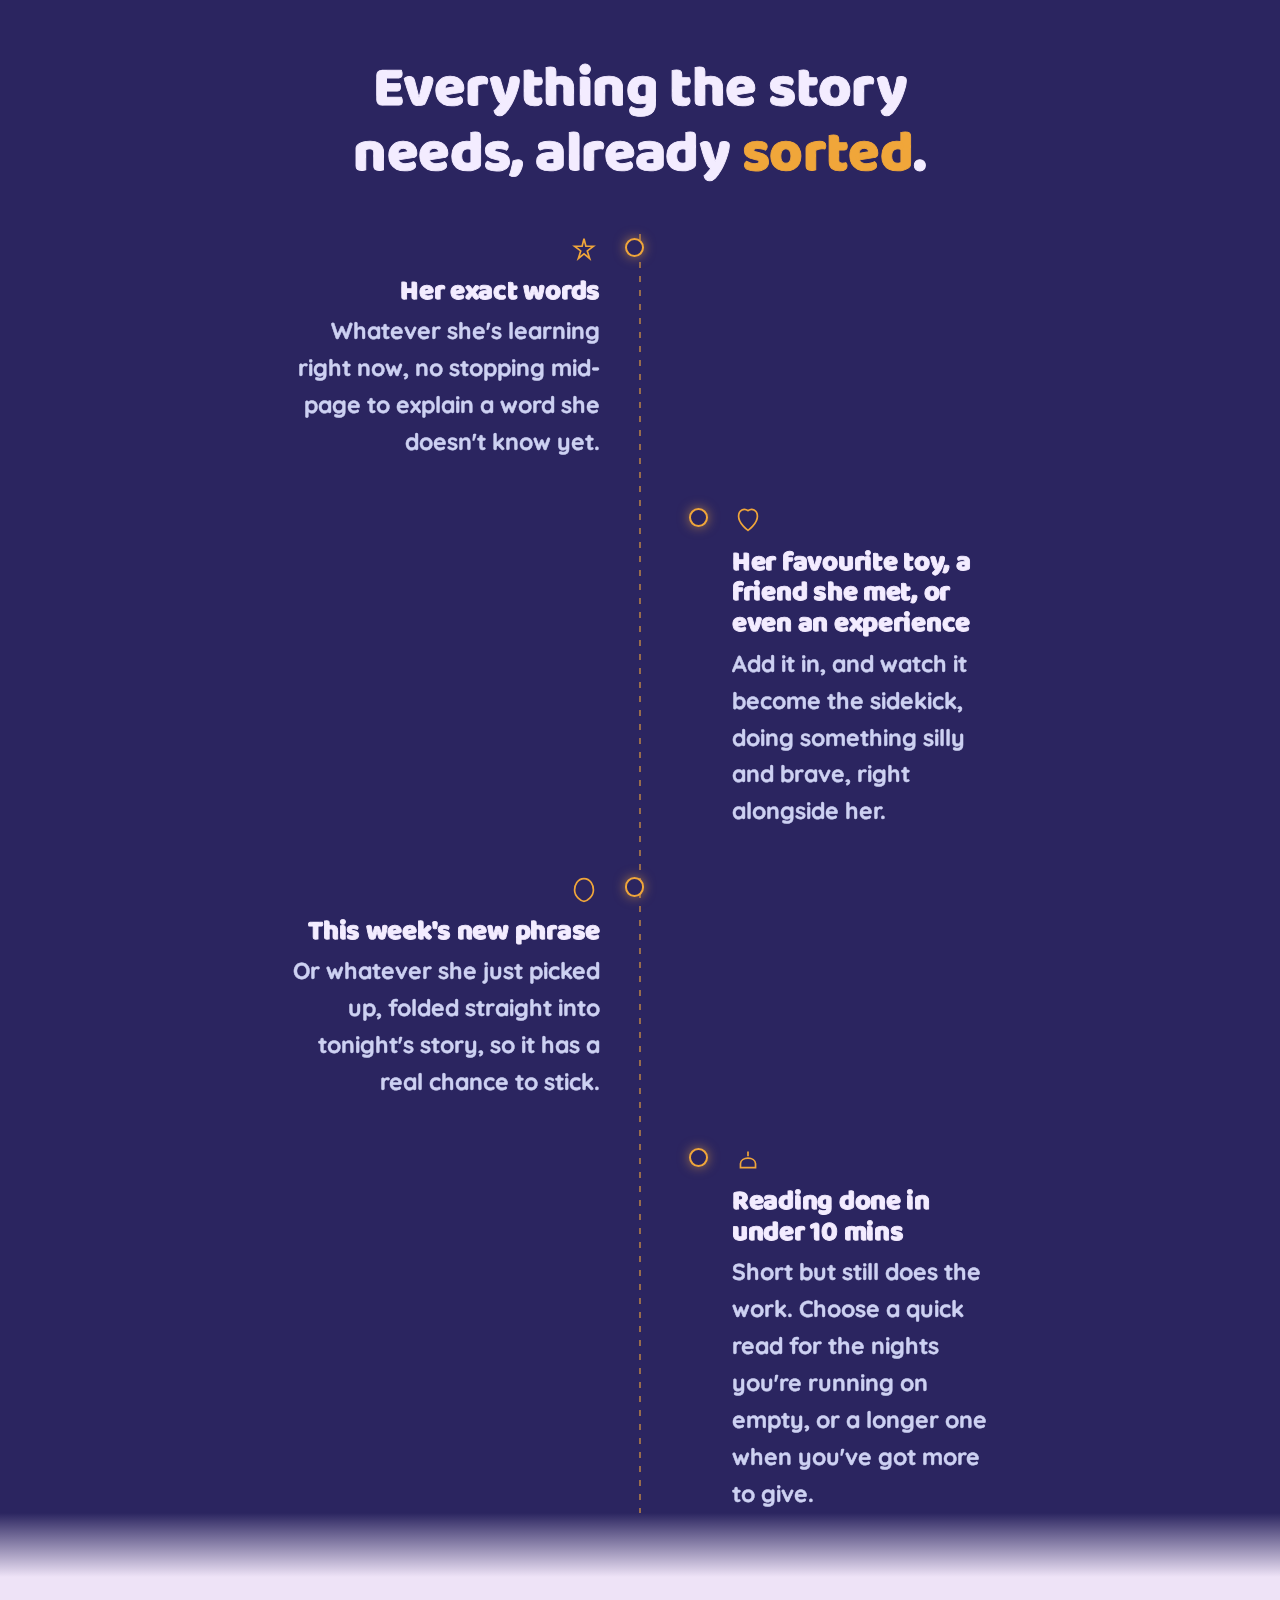
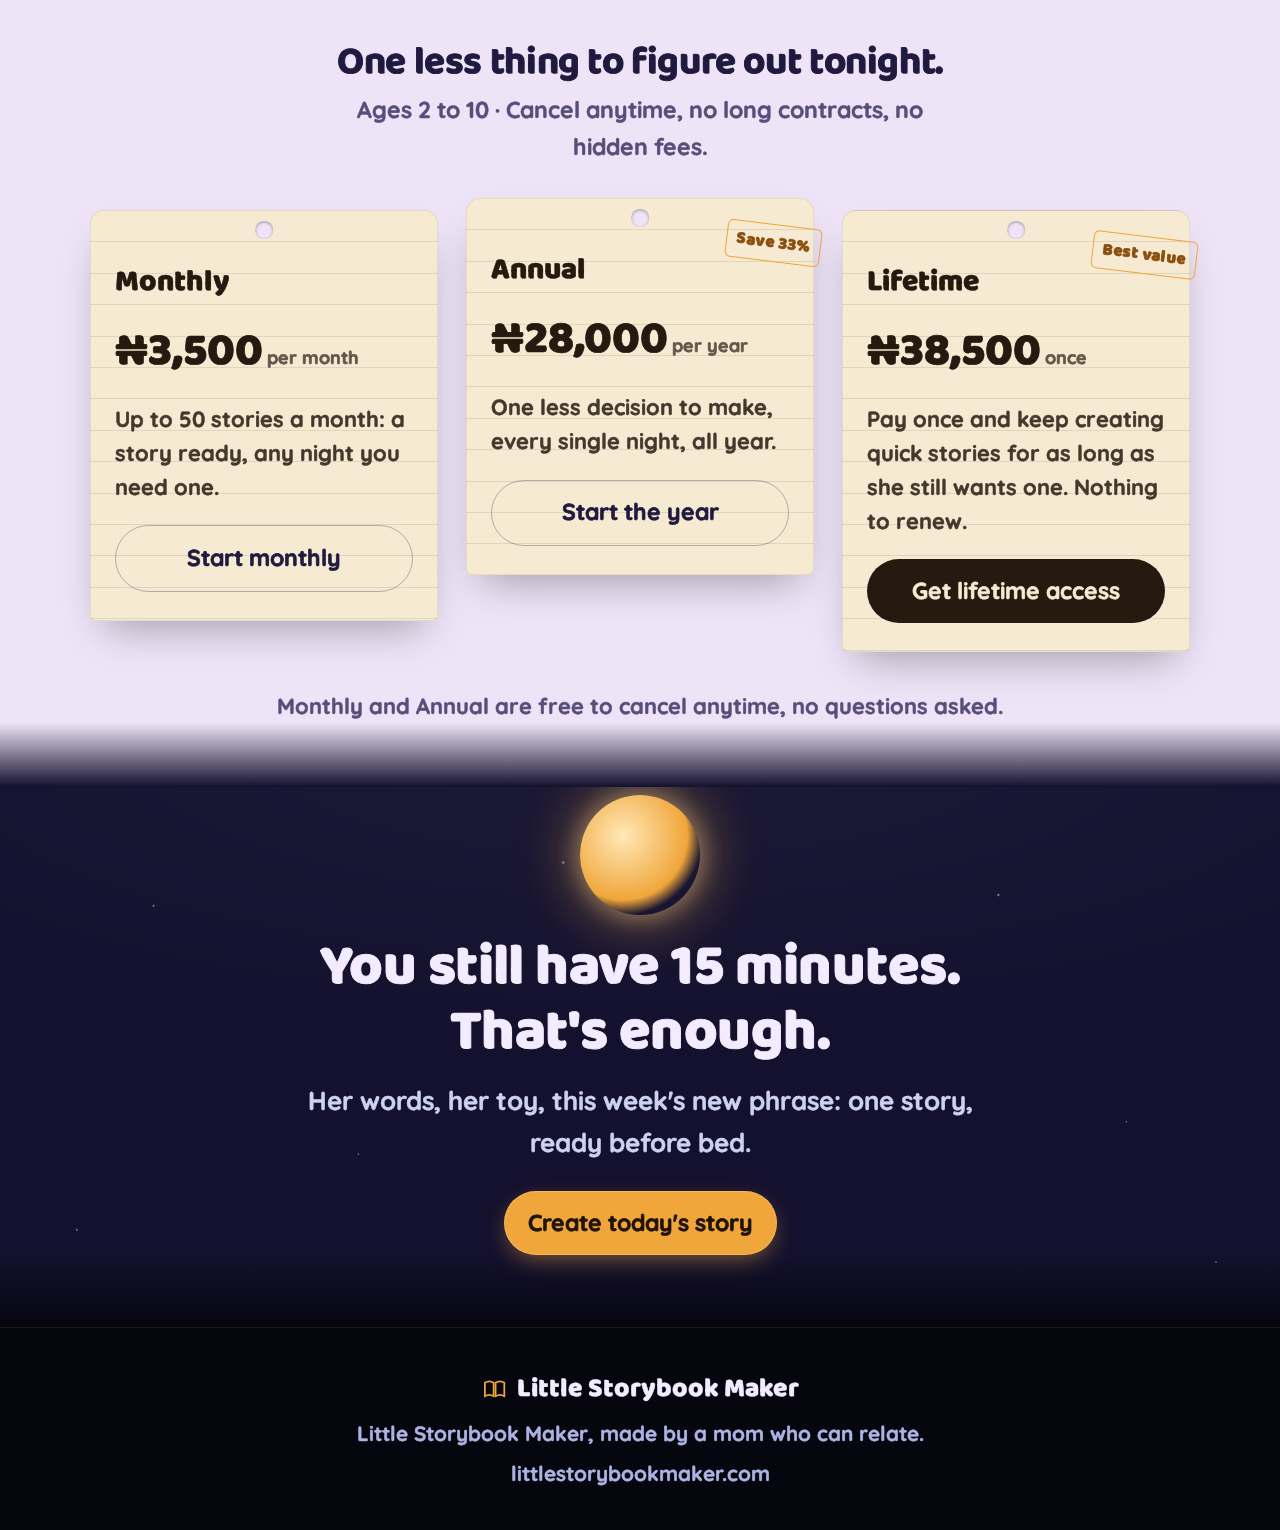
<file: busy-moms.html>
<!doctype html>
<html lang="en">
<head>
<meta charset="utf-8" />
<meta name="viewport" content="width=device-width, initial-scale=1" />
<title>Little Storybook Maker: For The Mums Running On Empty, Who Still Show Up</title>
<meta name="description" content="You've got maybe 15 minutes. Not enough for a 20-page book, but enough for a story that's actually yours: her exact words, her favourite toy, this week's new phrase, done in under 15 minutes." />
<link rel="preconnect" href="https://fonts.googleapis.com" />
<link rel="preconnect" href="https://fonts.gstatic.com" crossorigin />
<link href="https://fonts.googleapis.com/css2?family=Baloo+2:wght@500;600;700;800&family=Quicksand:wght@500;600;700;800&display=swap" rel="stylesheet" />
<link rel="stylesheet" href="assets/night-theme.css" />
<style>
  /* Page-scoped only: same warm claymorphic/storybook treatment as
     bonding-verbatim.html, applied to this page's plain-text sections.
     Does not touch night-theme.css, so no other campaign page is affected. */
  :root{
    --clay-peach-1:#fef0e0; --clay-peach-2:#fddbb8;
    --clay-lavender-1:#f0e6fb; --clay-lavender-2:#e2cff5;
    --clay-mint-1:#e2f7ec; --clay-mint-2:#c9edd9;
    --clay-blush-1:#ffeef2; --clay-blush-2:#ffd9e4;
    --clay-ink:#4a3540; --clay-ink-soft:#6e5560;
    --clay-card:#fffaf2; --clay-accent:#a04a1a; --clay-accent-2:#6e46a0;
  }

  .narrative-1{ background:linear-gradient(160deg, var(--clay-peach-1) 0%, var(--clay-peach-2) 60%, var(--clay-lavender-1) 100%); }
  .narrative-2{ background:linear-gradient(160deg, var(--clay-lavender-1) 0%, var(--clay-lavender-2) 60%, var(--clay-mint-1) 100%); }
  .narrative-3{ background:linear-gradient(160deg, var(--clay-mint-1) 0%, var(--clay-mint-2) 60%, var(--clay-blush-1) 100%); }
  .quoteband{ background:linear-gradient(160deg, var(--clay-blush-1) 0%, var(--clay-blush-2) 55%, var(--tone-mid) 100%); }

  .narrative p, .quoteband p{ color:var(--clay-ink-soft); }
  .narrative .quote-line, .quoteband p{ color:var(--clay-ink); }
  .narrative-1 .narrative-signature .brand-name, .narrative-2 .narrative-signature .brand-name, .narrative-3 .narrative-signature .brand-name{ color:var(--clay-accent); }
  .narrative-signature p:not(.brand-name){ color:var(--clay-ink-soft); }
  .narrative .accent{
    color:var(--clay-accent); font-weight:800;
    background-image:url("data:image/svg+xml,%3Csvg xmlns='http://www.w3.org/2000/svg' width='20' height='8' viewBox='0 0 20 8'%3E%3Cpath d='M0 4 Q5 0 10 4 T20 4' fill='none' stroke='%23a04a1a' stroke-width='2' stroke-linecap='round'/%3E%3C/svg%3E");
    background-repeat:repeat-x; background-position:0 100%; background-size:18px 8px; padding-bottom:.3rem;
  }

  /* claymorphic / soft-neumorphic cards around plain-text blocks */
  .clay-card{
    position:relative; background:var(--clay-card); border-radius:2rem;
    padding:2.75rem 2.25rem; max-width:44rem; margin:0 auto;
    box-shadow:10px 10px 24px rgba(150,100,70,.18), -8px -8px 20px rgba(255,255,255,.85), inset 0 1px 0 rgba(255,255,255,.6);
  }
  .clay-doodle{ position:absolute; top:-1rem; right:-.75rem; width:3rem; height:3rem; opacity:.9; }
  .narrative-3 .btn-amber{
    box-shadow:6px 6px 14px rgba(150,100,70,.3), -4px -4px 10px rgba(255,255,255,.7), 0 0 0 1px rgba(255,232,184,.3) inset;
  }

  .wavy-divider{ display:block; width:100%; height:1.75rem; margin:0; }
  .wavy-divider path{ fill:none; stroke:var(--clay-accent-2); stroke-width:3; stroke-linecap:round; opacity:.55; }

  @media (max-width:36rem){ .clay-card{ padding:2rem 1.35rem; } }
</style>
<!--
THESIS: This is the 15-minutes-before-bed version of the bedtime ritual — same night-sky world as bonding-verbatim, verbatim copy from a different, faster angle.
OWN-WORLD: Identical twilight tone-chain, hero-split, and narrative/starpath/library-card system as bonding-verbatim.html, reusing the same hero image.
STORY: A mum with fifteen minutes left in her day sees herself in the first line, and believes a real story is still possible tonight.
FIRST VIEWPORT: Same night-sky hero-split as bonding-verbatim — the mother-and-daughter tablet-story illustration beside a short, exhausted-but-present headline.
FORM: Shared night-theme.css system, verbatim copy from "for busy moms.pdf" (extracted via pdftotext), structured onto bonding-verbatim's exact section rhythm.
FINISH: unreviewed and undocumented is unfinished; this build ends with the finish review, the verdict, DESIGN.md, and every shipping raster carrying its provenance.
-->
</head>
<body>

<nav class="nav">
  <div class="wrap">
    <a href="#top" class="nav-brand">
      <svg class="nav-logo" viewBox="0 0 28 28" fill="none" aria-hidden="true"><path d="M4 7c3-2 6-2 9 0v14c-3-2-6-2-9 0Z" stroke="currentColor" stroke-width="1.8" stroke-linejoin="round"/><path d="M24 7c-3-2-6-2-9 0v14c3-2 6-2 9 0Z" stroke="currentColor" stroke-width="1.8" stroke-linejoin="round"/></svg>
      Little Storybook Maker
    </a>
    <a href="https://littlestorybookmaker.com/" class="btn btn-amber nav-cta">Create Today's Story</a>
  </div>
</nav>

<header class="hero-split skyband" id="top">
  <div class="starfield" aria-hidden="true"></div>
  <div class="wrap hero-split-grid">
    <div class="hero-media" data-reveal>
      <img src="assets/images/bonding-hero.jpg" alt="A mother and daughter smiling together in bed at night as they read a personalised story on a tablet, with a dragon and castle glowing to life beside them." width="900" height="1350" />
    </div>
    <div class="hero-text">
      <h1>You've still got your work bag on your shoulder when you hear it.</h1>
      <p class="hero-emphasis">&ldquo;Mummy, tell me a story.&rdquo;</p>
    </div>
  </div>
</header>

<section class="narrative narrative-1">
  <div class="wrap" data-reveal>
    <div class="clay-card">
      <svg class="clay-doodle" viewBox="0 0 40 40" fill="none" stroke="var(--clay-accent)" stroke-width="2" stroke-linecap="round" stroke-linejoin="round" aria-hidden="true"><path d="M20 6 L23 16 L33 17 L25 24 L27 34 L20 28 L13 34 L15 24 L7 17 L17 16 Z"/></svg>
      <p>You've got maybe 15 minutes before you need to shower, eat something standing up, and get to bed, because tomorrow starts all over again.</p>
      <p>Every part of you wants to say <span class="accent">&ldquo;not tonight, baby.&rdquo;</span></p>
      <p>But you don't. Because you know this: five minutes, ten minutes, whatever you've got left, might be the only real moment you two get today.</p>
    </div>
  </div>
</section>

<svg class="wavy-divider" viewBox="0 0 1200 40" preserveAspectRatio="none" aria-hidden="true"><path d="M0 20 Q 50 5 100 20 T 200 20 T 300 20 T 400 20 T 500 20 T 600 20 T 700 20 T 800 20 T 900 20 T 1000 20 T 1100 20 T 1200 20"/></svg>

<section class="narrative narrative-2">
  <div class="wrap" data-reveal>
    <div class="clay-card">
      <svg class="clay-doodle" viewBox="0 0 40 40" fill="none" stroke="var(--clay-accent-2)" stroke-width="2.2" stroke-linecap="round" stroke-linejoin="round" aria-hidden="true"><path d="M20 32 C10 24 5 18 5 12 C5 7 9 4 13 4 C16 4 19 6 20 9 C21 6 24 4 27 4 C31 4 35 7 35 12 C35 18 30 24 20 32 Z"/></svg>
      <p class="quote-line">&ldquo;Which book&hellip;&rdquo; you mutter, scanning the shelf.</p>
      <p>Not that one, it's twenty pages and you'll have to stop every other line to explain a word. Not tonight. You don't have it in you.</p>
      <p class="accent">You need something else. Something quick. Something that's actually yours.</p>
    </div>
  </div>
</section>

<svg class="wavy-divider" viewBox="0 0 1200 40" preserveAspectRatio="none" aria-hidden="true"><path d="M0 20 Q 50 5 100 20 T 200 20 T 300 20 T 400 20 T 500 20 T 600 20 T 700 20 T 800 20 T 900 20 T 1000 20 T 1100 20 T 1200 20"/></svg>

<section class="narrative narrative-3">
  <div class="wrap" data-reveal>
    <div class="icon-cards">
      <div class="icon-card c1">
        <div class="icon-badge">
          <svg viewBox="0 0 24 24" fill="none" stroke="white" stroke-width="1.8" stroke-linecap="round" stroke-linejoin="round"><path d="M12 6c-1.5-1.2-3.5-1.8-6-1.5v13c2.5-.3 4.5.3 6 1.5 1.5-1.2 3.5-1.8 6-1.5v-13c-2.5-.3-4.5.3-6 1.5Z"/><path d="M12 6v13"/></svg>
        </div>
        <p>A story using the words your child is already learning, no stopping to explain.</p>
      </div>
      <div class="icon-card c2">
        <div class="icon-badge">
          <svg viewBox="0 0 24 24" fill="none" stroke="white" stroke-width="1.8" stroke-linecap="round" stroke-linejoin="round"><path d="M12 2c2.5 2 4 5.5 4 9 0 2-1 4-1 4h-6s-1-2-1-4c0-3.5 1.5-7 4-9Z"/><path d="M9 15l-2 5 3-2M15 15l2 5-3-2"/><circle cx="12" cy="9" r="1.3" fill="white" stroke="none"/></svg>
        </div>
        <p>A story with their favourite toy in it, doing something silly and brave.</p>
      </div>
      <div class="icon-card c3">
        <div class="icon-badge">
          <svg viewBox="0 0 24 24" fill="white" stroke="none"><path d="M12 2c.6 4 2.4 5.8 6 6.4-3.6.6-5.4 2.4-6 6.4-.6-4-2.4-5.8-6-6.4 3.6-.6 5.4-2.4 6-6.4Z"/><path d="M19 15c.3 2 1.2 2.9 3 3.2-1.8.3-2.7 1.2-3 3.2-.3-2-1.2-2.9-3-3.2 1.8-.3 2.7-1.2 3-3.2Z"/></svg>
        </div>
        <p>A story that folds in the new phrase they picked up this week, so it sticks.</p>
      </div>
      <div class="icon-card c4">
        <div class="icon-badge">
          <svg viewBox="0 0 24 24" fill="none" stroke="white" stroke-width="1.8" stroke-linecap="round" stroke-linejoin="round"><circle cx="12" cy="12" r="8.5"/><path d="M12 7v5l3.5 2"/></svg>
        </div>
        <p>A story that's done, properly done, happy ending and all, in under 15 minutes.</p>
      </div>
    </div>
    <div class="narrative-signature">
      <p class="brand-name">Little Storybook Maker</p>
      <p style="margin-top:.25rem;">For the mums running on empty, who still show up.</p>
      <div class="hero-actions" style="justify-content:center;">
        <a href="https://littlestorybookmaker.com/" class="btn btn-amber">Create today's story</a>
      </div>
    </div>
  </div>
</section>

<svg class="wavy-divider" viewBox="0 0 1200 40" preserveAspectRatio="none" aria-hidden="true"><path d="M0 20 Q 50 5 100 20 T 200 20 T 300 20 T 400 20 T 500 20 T 600 20 T 700 20 T 800 20 T 900 20 T 1000 20 T 1100 20 T 1200 20"/></svg>

<section class="quoteband">
  <div class="wrap" data-reveal>
    <div class="clay-card">
      <svg class="clay-doodle" viewBox="0 0 40 40" fill="none" stroke="var(--clay-accent-2)" stroke-width="2.2" stroke-linecap="round" aria-hidden="true"><path d="M25 6 C15 8 9 16 11 25 C13 33 22 38 30 35 C21 34 14 27 14 18 C14 11 19 6 25 6 Z"/></svg>
      <p>Not because you don't care. Because you care enough to make the little time you have count.</p>
    </div>
  </div>
</section>

<section class="section" id="what">
  <div class="wrap">
    <div class="section-head" data-reveal>
      <h2>Everything the story needs, already <span>sorted</span>.</h2>
    </div>
    <div class="starpath" data-reveal>
      <div class="starpath-item">
        <svg viewBox="0 0 34 34" fill="none" stroke="currentColor" stroke-width="1.8"><path d="M17 5 L19 13 L27 13 L20.5 18 L23 26 L17 21 L11 26 L13.5 18 L7 13 L15 13 Z"/></svg>
        <h3>Her exact words</h3>
        <p>Whatever she's learning right now, no stopping mid-page to explain a word she doesn't know yet.</p>
      </div>
      <div class="starpath-item">
        <svg viewBox="0 0 34 34" fill="none" stroke="currentColor" stroke-width="1.8"><path d="M17 6 C21 3 27 5 27 12 C27 20 17 27 17 27 C17 27 7 20 7 12 C7 5 13 3 17 6 Z"/></svg>
        <h3>Her favourite toy, a friend she met, or even an experience</h3>
        <p>Add it in, and watch it become the sidekick, doing something silly and brave, right alongside her.</p>
      </div>
      <div class="starpath-item">
        <svg viewBox="0 0 34 34" fill="none" stroke="currentColor" stroke-width="1.8"><path d="M17 5 C24 5 27 12 27 17 C27 24 20 29 17 29 C14 29 7 24 7 17 C7 12 10 5 17 5 Z"/></svg>
        <h3>This week's new phrase</h3>
        <p>Or whatever she just picked up, folded straight into tonight's story, so it has a real chance to stick.</p>
      </div>
      <div class="starpath-item">
        <svg viewBox="0 0 34 34" fill="none" stroke="currentColor" stroke-width="1.8"><path d="M9 20 C9 12 25 12 25 20 L25 24 L9 24 Z"/><line x1="17" y1="7" x2="17" y2="12"/></svg>
        <h3>Reading done in under 10 mins</h3>
        <p>Short but still does the work. Choose a quick read for the nights you're running on empty, or a longer one when you've got more to give.</p>
      </div>
    </div>
  </div>
</section>

<section class="section" id="pricing">
  <div class="wrap">
    <div class="pricing-head" data-reveal>
      <h2>One less thing to figure out tonight.</h2>
      <p class="pricing-sub" style="margin-top:.5rem;">Ages 2 to 10 &middot; Cancel anytime, no long contracts, no hidden fees.</p>
    </div>
    <div class="cardshelf" data-reveal>
      <div class="libcard">
        <div class="plan-name">Monthly</div>
        <div class="plan-price">&#8358;3,500<span>per month</span></div>
        <p class="plan-body">Up to 50 stories a month: a story ready, any night you need one.</p>
        <a href="https://littlestorybookmaker.com/" class="btn btn-outline-ink btn-block">Start monthly</a>
      </div>
      <div class="libcard is-annual">
        <span class="libcard-stamp">Save 33%</span>
        <div class="plan-name">Annual</div>
        <div class="plan-price">&#8358;28,000<span>per year</span></div>
        <p class="plan-body">One less decision to make, every single night, all year.</p>
        <a href="https://littlestorybookmaker.com/" class="btn btn-outline-ink btn-block">Start the year</a>
      </div>
      <div class="libcard">
        <span class="libcard-stamp">Best value</span>
        <div class="plan-name">Lifetime</div>
        <div class="plan-price">&#8358;38,500<span>once</span></div>
        <p class="plan-body">Pay once and keep creating quick stories for as long as she still wants one. Nothing to renew.</p>
        <a href="https://littlestorybookmaker.com/" class="btn btn-amber btn-block">Get lifetime access</a>
      </div>
    </div>
    <p class="pricing-foot" data-reveal>Monthly and Annual are free to cancel anytime, no questions asked.</p>
  </div>
</section>

<section class="final-cta skyband">
  <div class="starfield" aria-hidden="true"></div>
  <div class="moon" aria-hidden="true"></div>
  <div class="wrap" data-reveal>
    <h2>You still have 15 minutes. That's enough.</h2>
    <p>Her words, her toy, this week's new phrase: one story, ready before bed.</p>
    <div class="hero-actions" style="margin-top:1.75rem;">
      <a href="https://littlestorybookmaker.com/" class="btn btn-amber">Create today's story</a>
    </div>
  </div>
</section>

<footer>
  <div class="wrap">
    <div class="nav-brand" style="justify-content:center;">
      <svg class="nav-logo" viewBox="0 0 28 28" fill="none" aria-hidden="true"><path d="M4 7c3-2 6-2 9 0v14c-3-2-6-2-9 0Z" stroke="currentColor" stroke-width="1.8" stroke-linejoin="round"/><path d="M24 7c-3-2-6-2-9 0v14c3-2 6-2 9 0Z" stroke="currentColor" stroke-width="1.8" stroke-linejoin="round"/></svg>
      Little Storybook Maker
    </div>
    <p>Little Storybook Maker, made by a mom who can relate.</p>
    <p>littlestorybookmaker.com</p>
  </div>
</footer>

<script src="assets/reveal.js"></script>
</body>
</html>
</file>
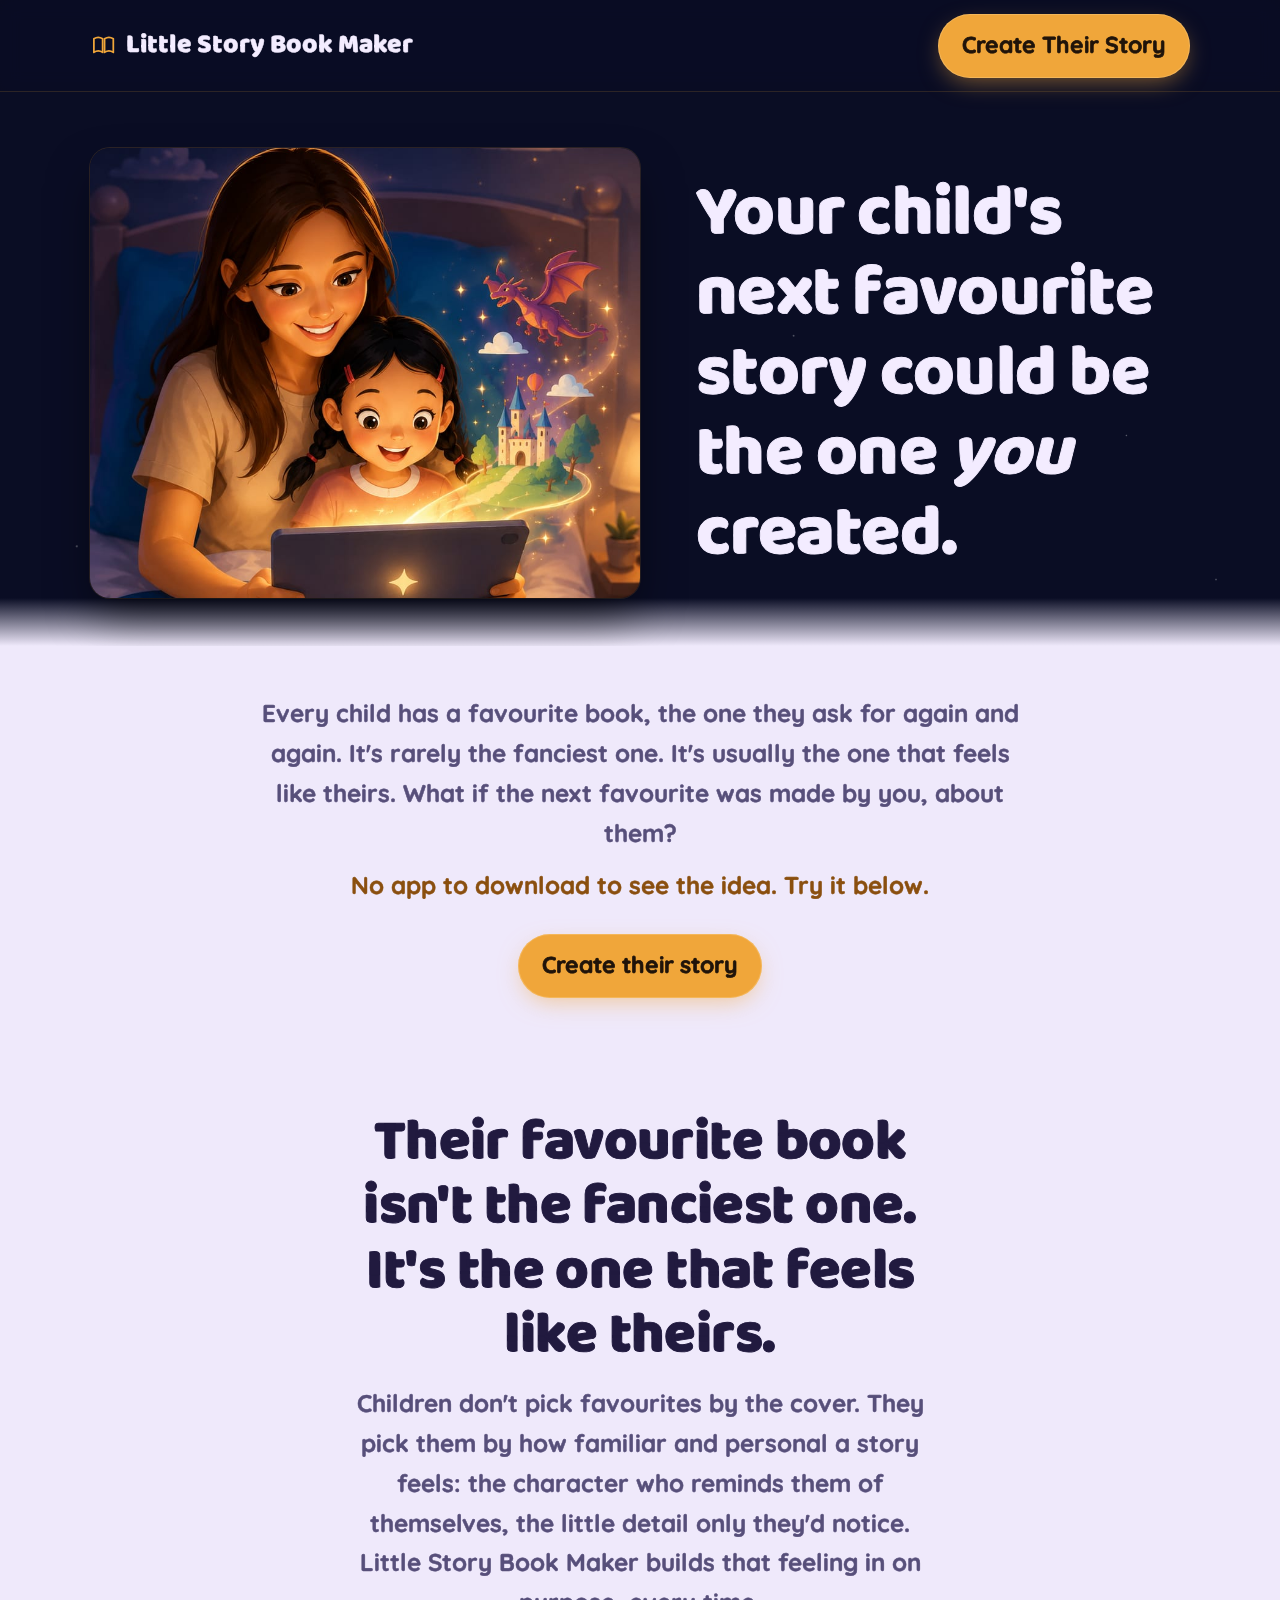
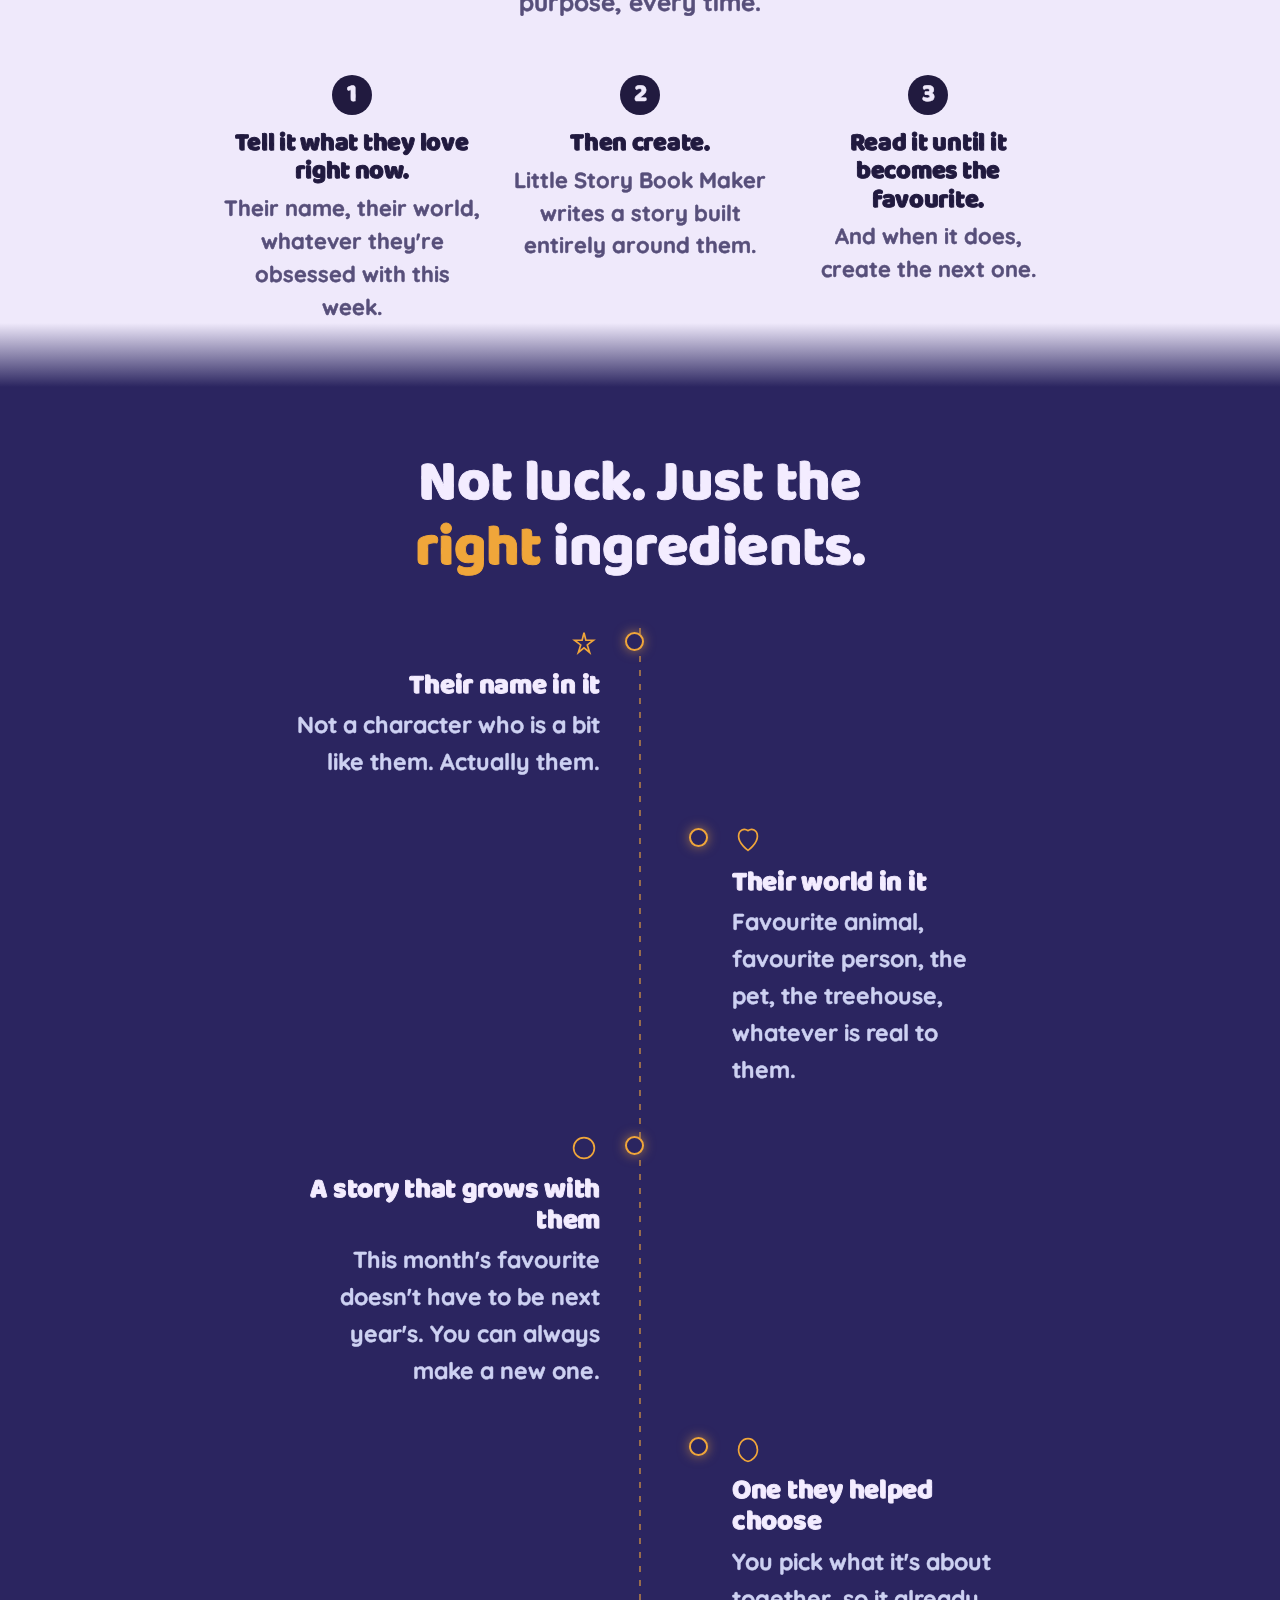
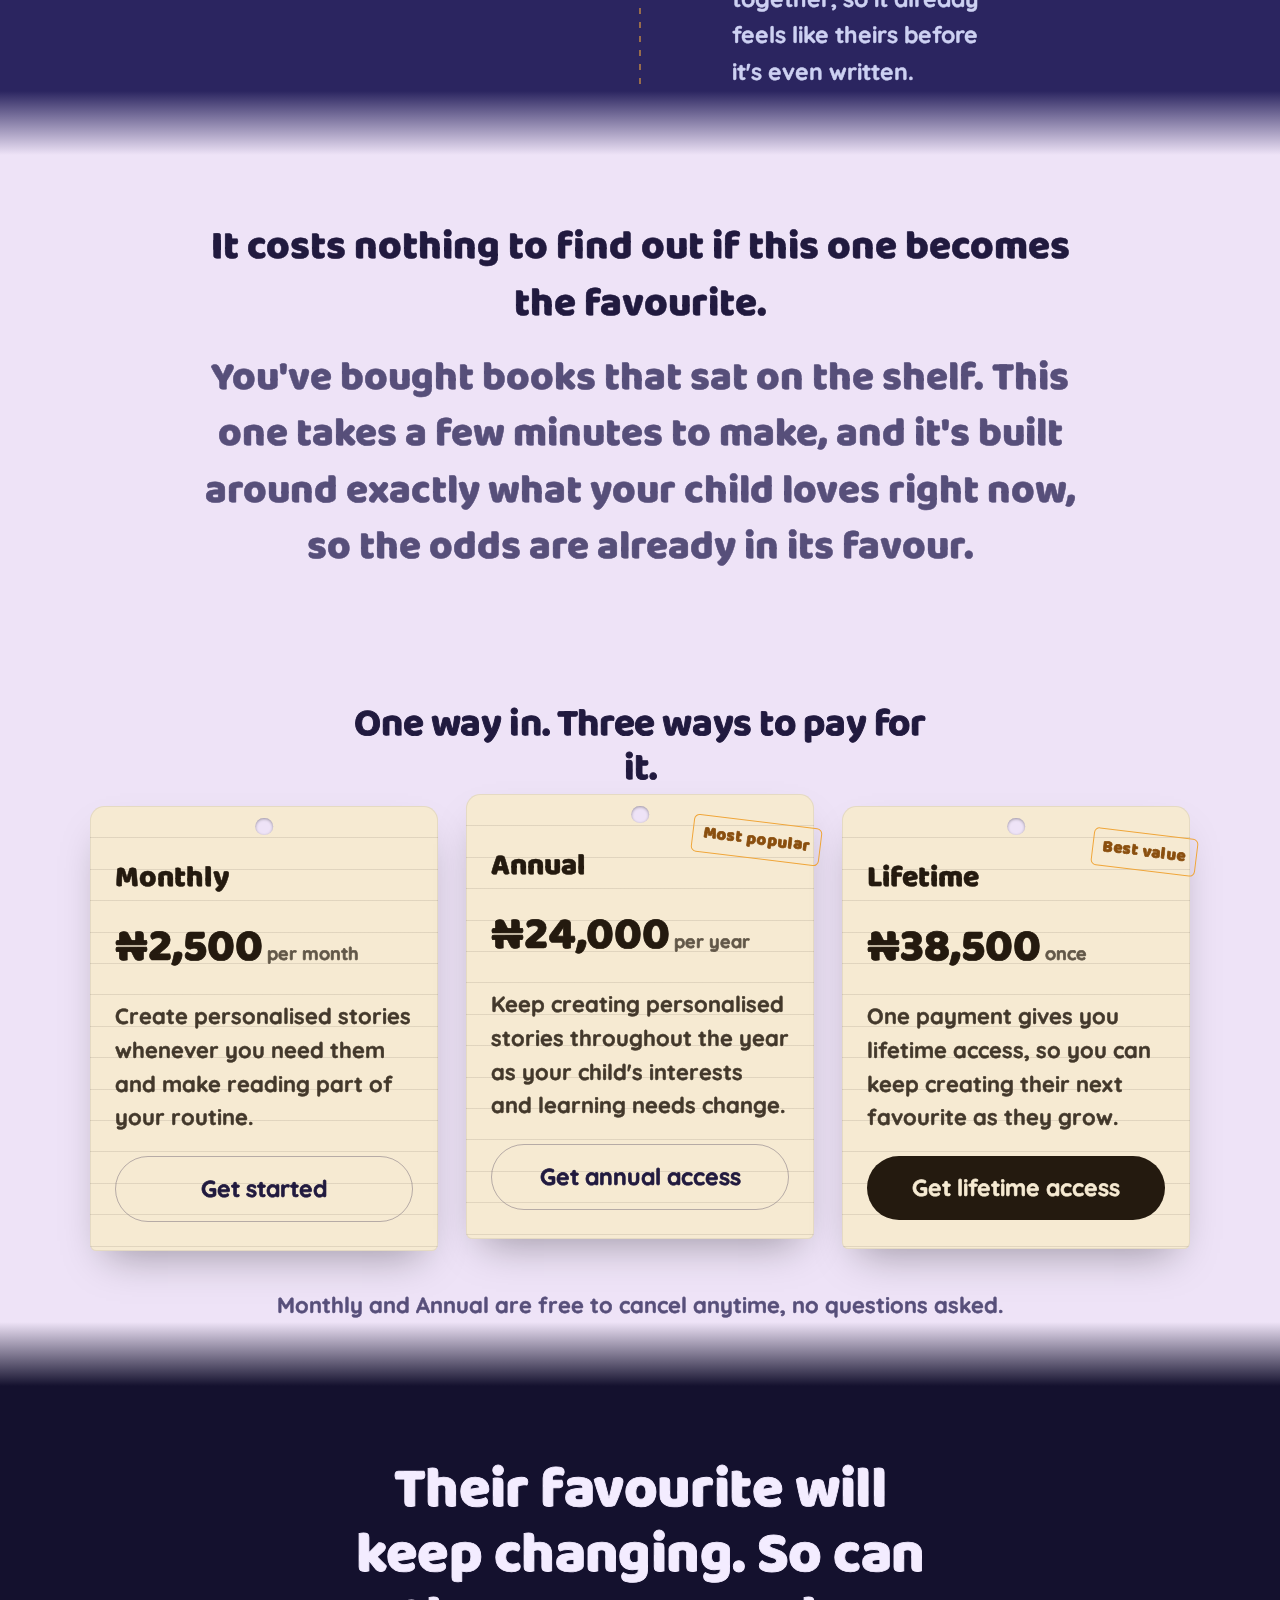
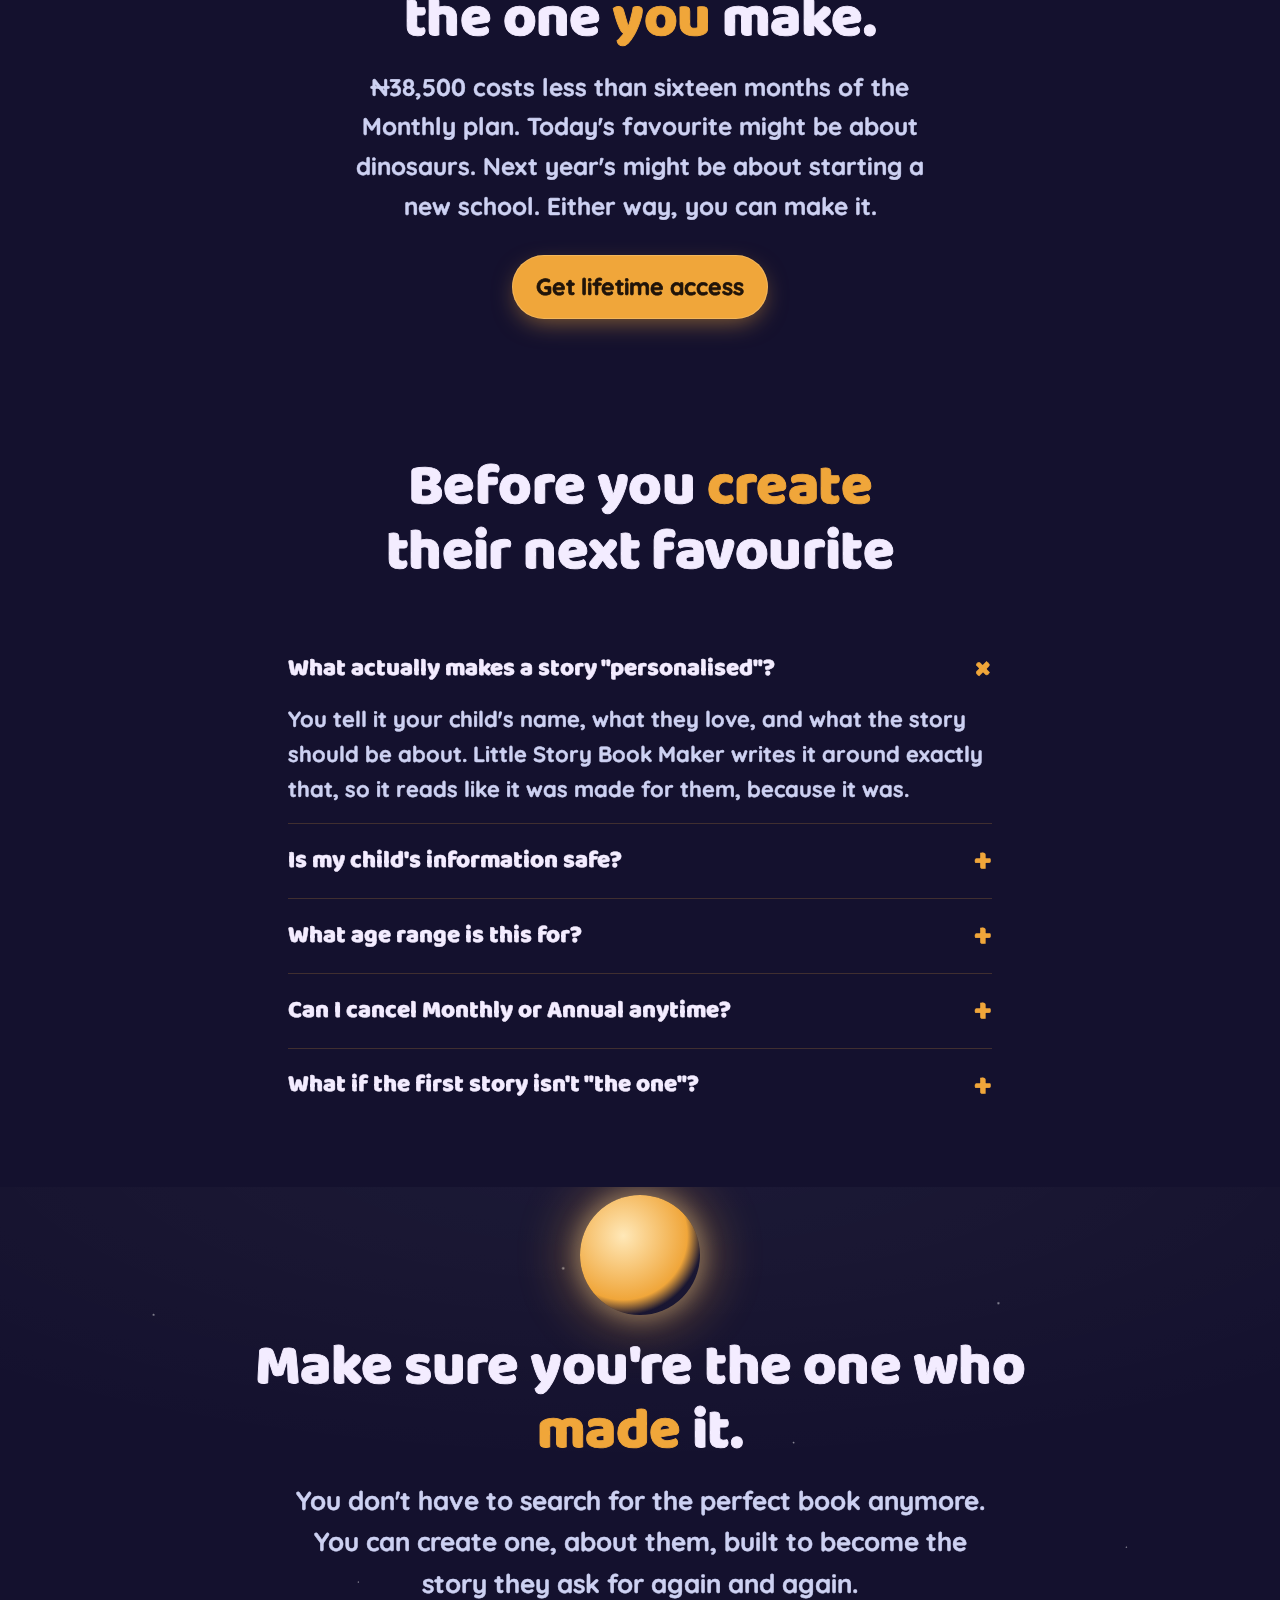
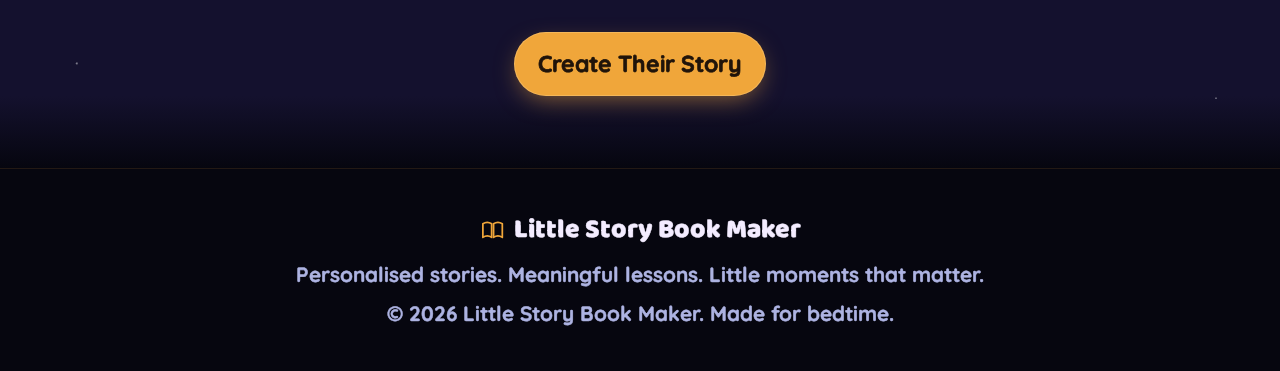
<file: favourite.html>
<!doctype html>
<html lang="en">
<head>
<meta charset="utf-8" />
<meta name="viewport" content="width=device-width, initial-scale=1" />
<title>Little Story Book Maker: Your Child's Next Favourite Story</title>
<meta name="description" content="Every child has a favourite book, the one they ask for again and again. Create a personalised story about them and give their favourite a real chance to be one you made." />
<link rel="preconnect" href="https://fonts.googleapis.com" />
<link rel="preconnect" href="https://fonts.gstatic.com" crossorigin />
<link href="https://fonts.googleapis.com/css2?family=Baloo+2:wght@500;600;700;800&family=Quicksand:wght@500;600;700;800&display=swap" rel="stylesheet" />
<link rel="stylesheet" href="assets/night-theme.css" />
<!--
THESIS: A favourite is earned by familiarity, not polish — the page argues the same case it makes: personal beats fancy.
OWN-WORLD: Same twilight tone-chain as bonding.html.
STORY: A mum tired of hearing "I don't like this story" believes she can make the one book that finally sticks.
FIRST VIEWPORT: Night sky, breathing moon, papercut parent-and-child-with-book silhouette, headline "your child's next favourite story could be the one you created."
FORM: Shared night-theme.css system carried over from the approved bonding.html redesign.
FINISH: unreviewed and undocumented is unfinished; this build ends with the finish review, the verdict, DESIGN.md, and every shipping raster carrying its provenance.
-->
</head>
<body>

<nav class="nav">
  <div class="wrap">
    <a href="#top" class="nav-brand">
      <svg class="nav-logo" viewBox="0 0 28 28" fill="none" aria-hidden="true"><path d="M4 7c3-2 6-2 9 0v14c-3-2-6-2-9 0Z" stroke="currentColor" stroke-width="1.8" stroke-linejoin="round"/><path d="M24 7c-3-2-6-2-9 0v14c3-2 6-2 9 0Z" stroke="currentColor" stroke-width="1.8" stroke-linejoin="round"/></svg>
      Little Story Book Maker
    </a>
    <a href="https://littlestorybookmaker.com/" class="btn btn-amber nav-cta">Create Their Story</a>
  </div>
</nav>

<header class="hero-split skyband" id="top">
  <div class="starfield" aria-hidden="true"></div>
  <div class="wrap hero-split-grid">
    <div class="hero-media" data-reveal>
      <img src="assets/images/bonding-hero.jpg" alt="A mother and daughter smiling together in bed at night as they read a personalised story on a tablet, with a dragon and castle glowing to life beside them." width="900" height="1350" />
    </div>
    <div class="hero-text">
      <h1>Your child's next favourite story could be the one <em>you</em> created.</h1>
    </div>
  </div>
</header>

<section class="hero-intro">
  <div class="wrap" data-reveal>
    <p>Every child has a favourite book, the one they ask for again and again. It's rarely the fanciest one. It's usually the one that feels like theirs. What if the next favourite was made by you, about them?</p>
    <p class="hero-note">No app to download to see the idea. Try it below.</p>
    <div class="hero-actions">
      <a href="https://littlestorybookmaker.com/" class="btn btn-amber">Create their story</a>
    </div>
  </div>
</section>

<section class="howband" id="why">
  <div class="wrap">
    <div class="section-head" data-reveal>
      <h2>Their favourite book isn't the fanciest one. It's the one that feels like theirs.</h2>
      <p class="lede">Children don't pick favourites by the cover. They pick them by how familiar and personal a story feels: the character who reminds them of themselves, the little detail only they'd notice. Little Story Book Maker builds that feeling in on purpose, every time.</p>
    </div>
    <ol class="steps-simple" data-reveal>
      <li><span class="step-num">1</span><h4>Tell it what they love right now.</h4><p>Their name, their world, whatever they're obsessed with this week.</p></li>
      <li><span class="step-num">2</span><h4>Then create.</h4><p>Little Story Book Maker writes a story built entirely around them.</p></li>
      <li><span class="step-num">3</span><h4>Read it until it becomes the favourite.</h4><p>And when it does, create the next one.</p></li>
    </ol>
  </div>
</section>

<section class="section" id="what">
  <div class="wrap">
    <div class="section-head" data-reveal>
      <h2>Not luck. Just the <span>right</span> ingredients.</h2>
    </div>
    <div class="starpath" data-reveal>
      <div class="starpath-item">
        <svg viewBox="0 0 34 34" fill="none" stroke="currentColor" stroke-width="1.8"><path d="M17 5 L19 13 L27 13 L20.5 18 L23 26 L17 21 L11 26 L13.5 18 L7 13 L15 13 Z"/></svg>
        <h3>Their name in it</h3>
        <p>Not a character who is a bit like them. Actually them.</p>
      </div>
      <div class="starpath-item">
        <svg viewBox="0 0 34 34" fill="none" stroke="currentColor" stroke-width="1.8"><path d="M17 6 C21 3 27 5 27 12 C27 20 17 27 17 27 C17 27 7 20 7 12 C7 5 13 3 17 6 Z"/></svg>
        <h3>Their world in it</h3>
        <p>Favourite animal, favourite person, the pet, the treehouse, whatever is real to them.</p>
      </div>
      <div class="starpath-item">
        <svg viewBox="0 0 34 34" fill="none" stroke="currentColor" stroke-width="1.8"><circle cx="17" cy="17" r="11"/></svg>
        <h3>A story that grows with them</h3>
        <p>This month's favourite doesn't have to be next year's. You can always make a new one.</p>
      </div>
      <div class="starpath-item">
        <svg viewBox="0 0 34 34" fill="none" stroke="currentColor" stroke-width="1.8"><path d="M17 5 C24 5 27 12 27 17 C27 24 20 29 17 29 C14 29 7 24 7 17 C7 12 10 5 17 5 Z"/></svg>
        <h3>One they helped choose</h3>
        <p>You pick what it's about together, so it already feels like theirs before it's even written.</p>
      </div>
    </div>
  </div>
</section>

<section class="reinforce">
  <div class="wrap" data-reveal>
    <p>It costs nothing to find out if this one becomes the favourite.</p>
    <p class="lede" style="color:var(--ink-muted);margin-top:1.1rem;">You've bought books that sat on the shelf. This one takes a few minutes to make, and it's built around exactly what your child loves right now, so the odds are already in its favour.</p>
  </div>
</section>

<section class="section" id="pricing">
  <div class="wrap">
    <div class="pricing-head" data-reveal>
      <h2>One way in. Three ways to pay for it.</h2>
    </div>
    <div class="cardshelf" data-reveal>
      <div class="libcard">
        <div class="plan-name">Monthly</div>
        <div class="plan-price">&#8358;2,500<span>per month</span></div>
        <p class="plan-body">Create personalised stories whenever you need them and make reading part of your routine.</p>
        <a href="https://littlestorybookmaker.com/" class="btn btn-outline-ink btn-block">Get started</a>
      </div>
      <div class="libcard is-annual">
        <span class="libcard-stamp">Most popular</span>
        <div class="plan-name">Annual</div>
        <div class="plan-price">&#8358;24,000<span>per year</span></div>
        <p class="plan-body">Keep creating personalised stories throughout the year as your child's interests and learning needs change.</p>
        <a href="https://littlestorybookmaker.com/" class="btn btn-outline-ink btn-block">Get annual access</a>
      </div>
      <div class="libcard">
        <span class="libcard-stamp">Best value</span>
        <div class="plan-name">Lifetime</div>
        <div class="plan-price">&#8358;38,500<span>once</span></div>
        <p class="plan-body">One payment gives you lifetime access, so you can keep creating their next favourite as they grow.</p>
        <a href="https://littlestorybookmaker.com/" class="btn btn-amber btn-block">Get lifetime access</a>
      </div>
    </div>
    <p class="pricing-foot" data-reveal>Monthly and Annual are free to cancel anytime, no questions asked.</p>
  </div>
</section>

<section class="whyband">
  <div class="wrap">
    <div class="section-head" data-reveal>
      <h2>Their favourite will keep changing. So can the one <span>you</span> make.</h2>
      <p class="lede">&#8358;38,500 costs less than sixteen months of the Monthly plan. Today's favourite might be about dinosaurs. Next year's might be about starting a new school. Either way, you can make it.</p>
    </div>
    <a href="https://littlestorybookmaker.com/" class="btn btn-amber" data-reveal>Get lifetime access</a>
  </div>
</section>

<section class="section faq-section">
  <div class="wrap">
    <div class="section-head" data-reveal>
      <h2>Before you <span>create</span> their next favourite</h2>
    </div>
    <div class="faq" data-reveal>
      <details open>
        <summary>What actually makes a story "personalised"?</summary>
        <p>You tell it your child's name, what they love, and what the story should be about. Little Story Book Maker writes it around exactly that, so it reads like it was made for them, because it was.</p>
      </details>
      <details>
        <summary>Is my child's information safe?</summary>
        <p>Yes. You are the account holder. Little Story Book Maker is built for parents to create for their children, with no child-facing sign-up or public profile.</p>
      </details>
      <details>
        <summary>What age range is this for?</summary>
        <p>Little Story Book Maker is designed for ages 2 to 10, and grows with your child as their interests and vocabulary change.</p>
      </details>
      <details>
        <summary>Can I cancel Monthly or Annual anytime?</summary>
        <p>Yes. Monthly and Annual are straightforward subscriptions with no lock-in. If you'd rather never think about it again, Lifetime is a single payment with nothing to cancel.</p>
      </details>
      <details>
        <summary>What if the first story isn't "the one"?</summary>
        <p>Make another. Every story is quick to create, so you can keep trying different angles, their favourite animal, a value you want to teach, a new word, until one sticks.</p>
      </details>
    </div>
  </div>
</section>

<section class="final-cta skyband">
  <div class="starfield" aria-hidden="true"></div>
  <div class="moon" aria-hidden="true"></div>
  <div class="wrap" data-reveal>
    <h2>Make sure you're the one who <span style="color:var(--moon-glow);">made</span> it.</h2>
    <p>You don't have to search for the perfect book anymore. You can create one, about them, built to become the story they ask for again and again.</p>
    <div class="hero-actions" style="margin-top:1.75rem;">
      <a href="https://littlestorybookmaker.com/" class="btn btn-amber">Create Their Story</a>
    </div>
  </div>
</section>

<footer>
  <div class="wrap">
    <div class="nav-brand" style="justify-content:center;">
      <svg class="nav-logo" viewBox="0 0 28 28" fill="none" aria-hidden="true"><path d="M4 7c3-2 6-2 9 0v14c-3-2-6-2-9 0Z" stroke="currentColor" stroke-width="1.8" stroke-linejoin="round"/><path d="M24 7c-3-2-6-2-9 0v14c3-2 6-2 9 0Z" stroke="currentColor" stroke-width="1.8" stroke-linejoin="round"/></svg>
      Little Story Book Maker
    </div>
    <p>Personalised stories. Meaningful lessons. Little moments that matter.</p>
    <p>&copy; 2026 Little Story Book Maker. Made for bedtime.</p>
  </div>
</footer>

<script src="assets/reveal.js"></script>
</body>
</html>
</file>
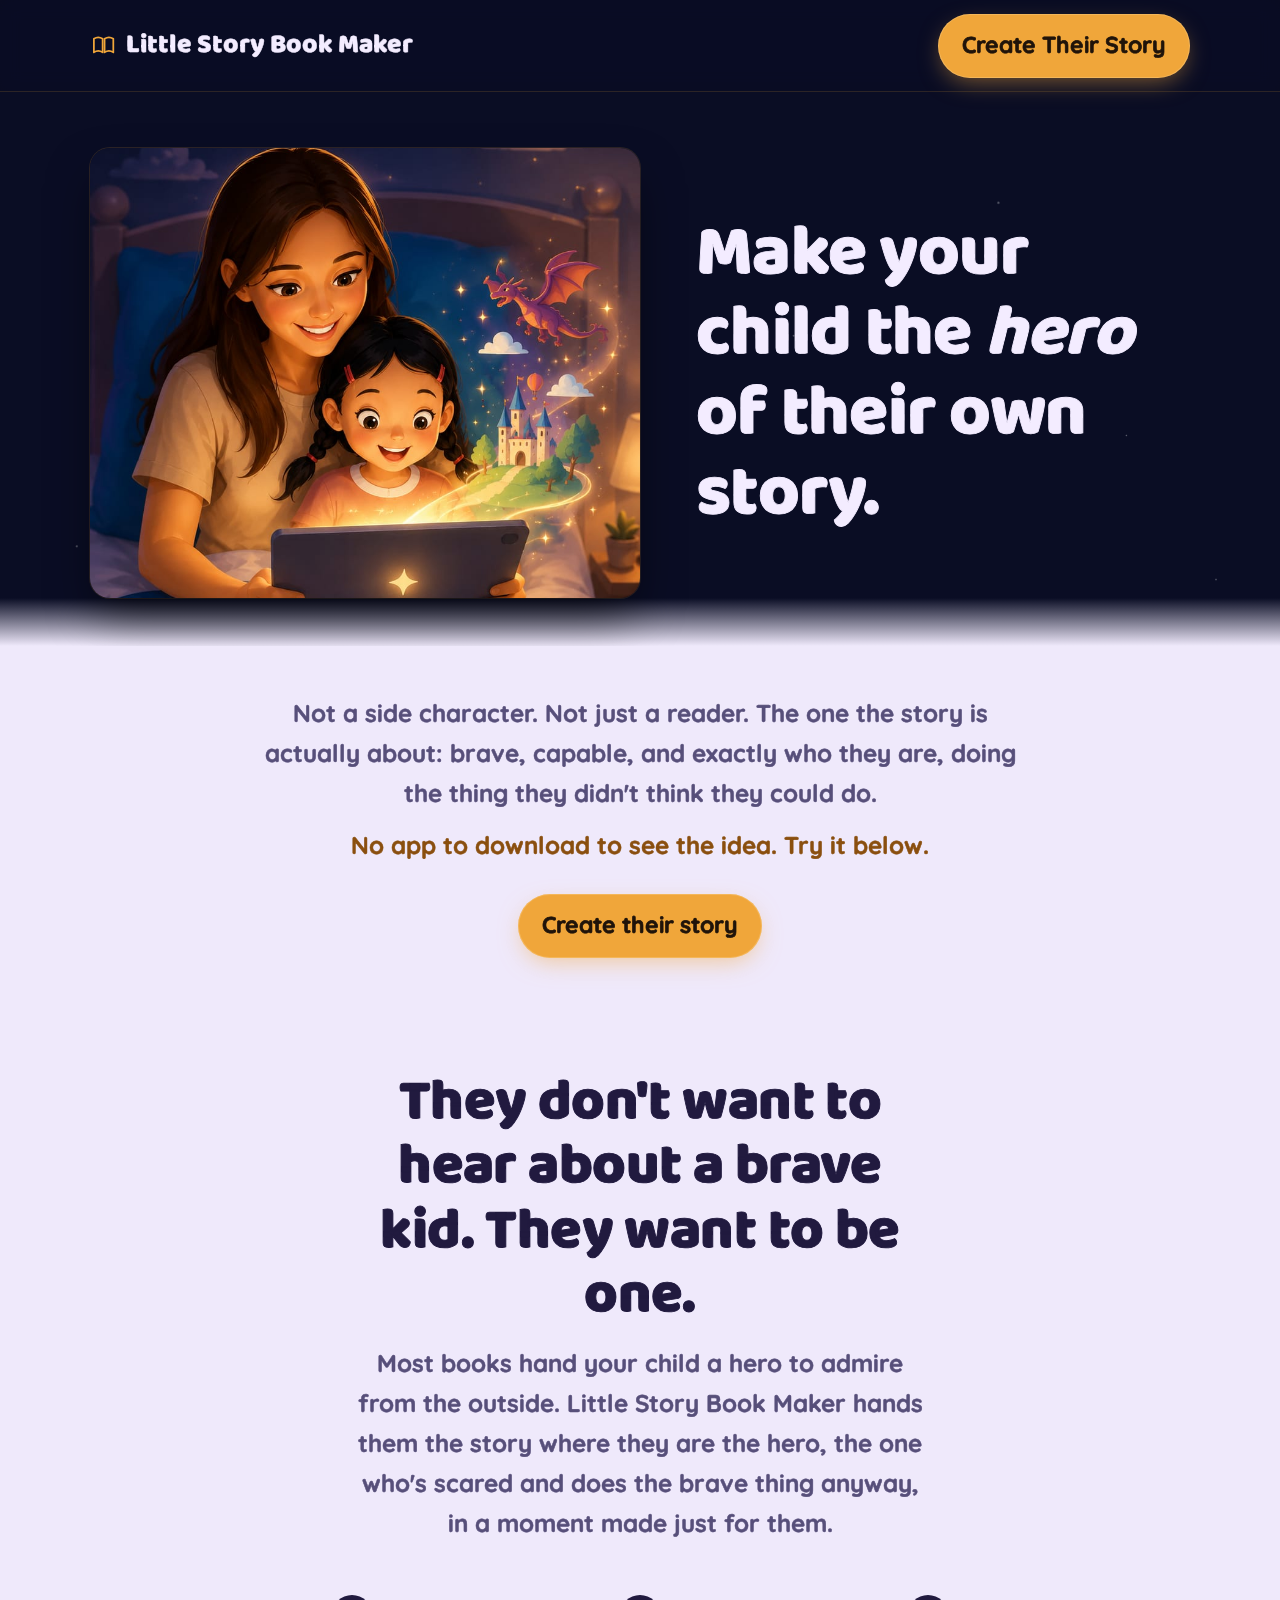
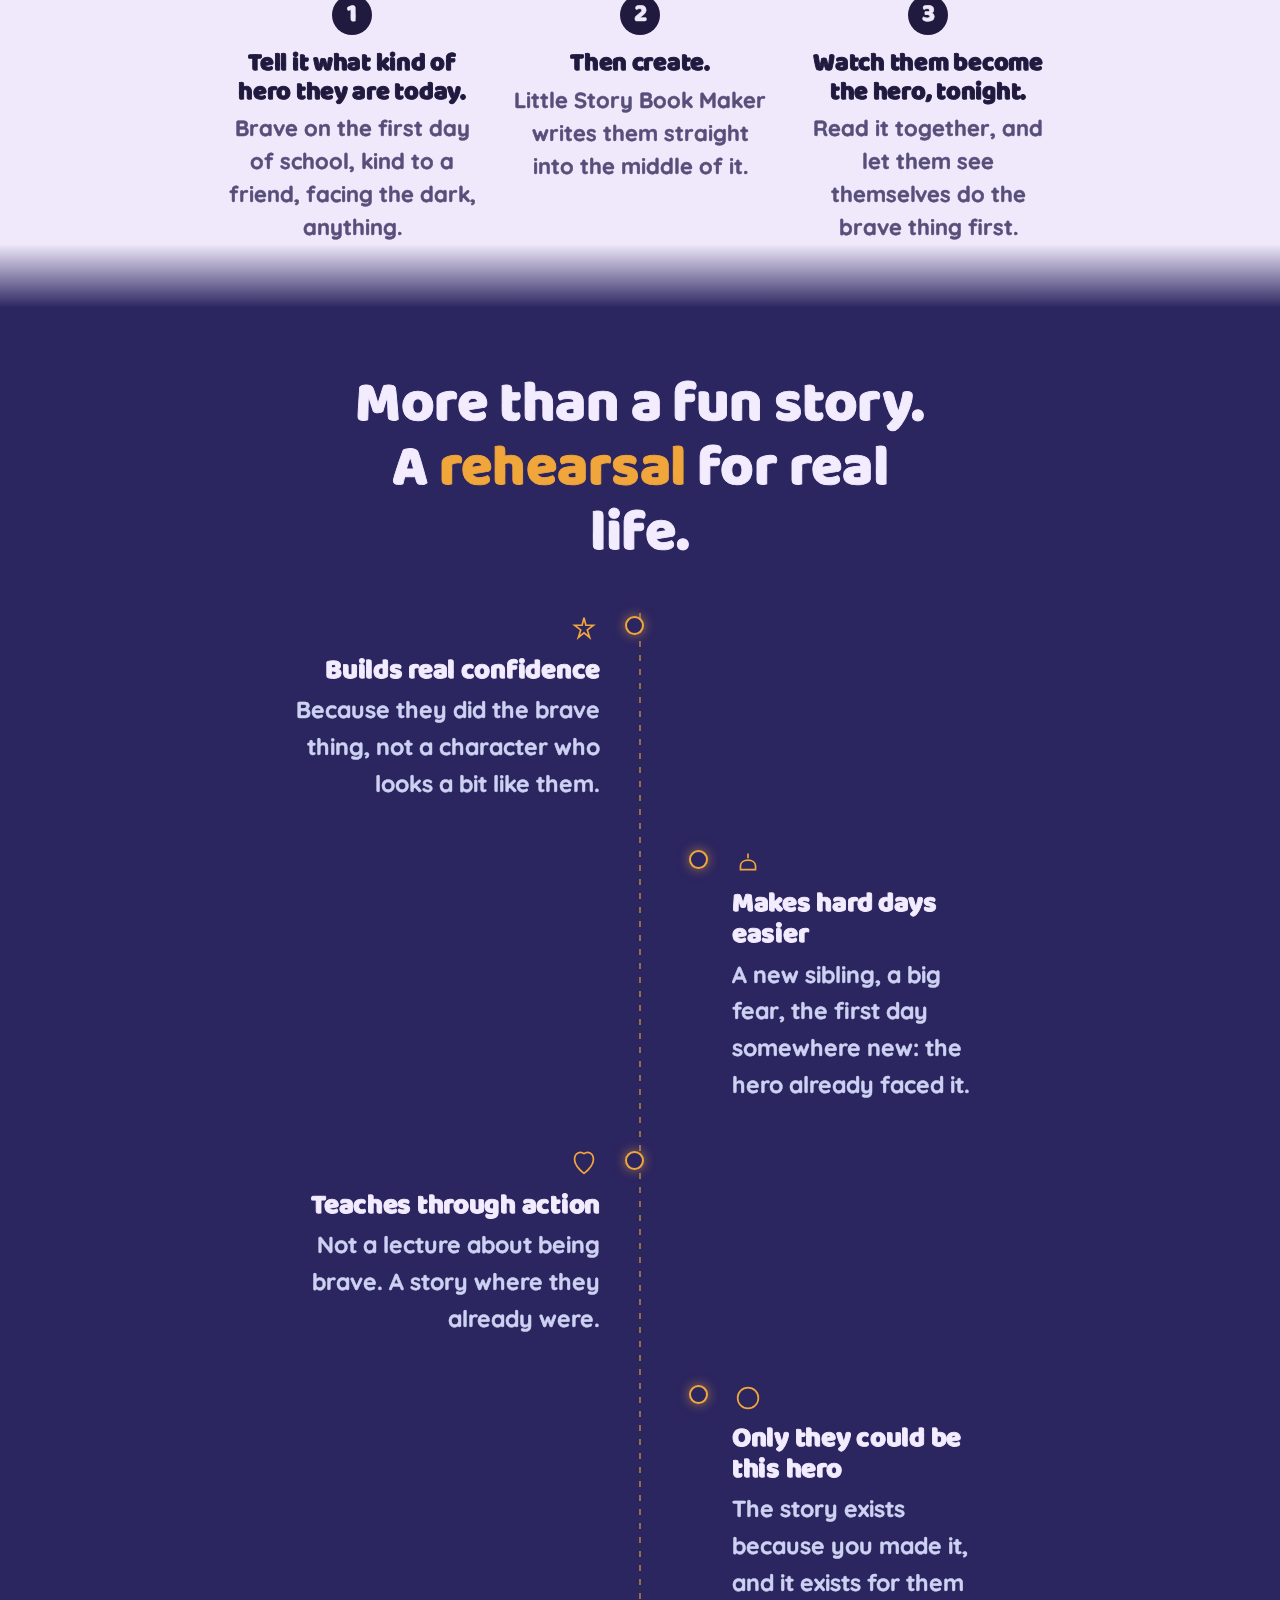
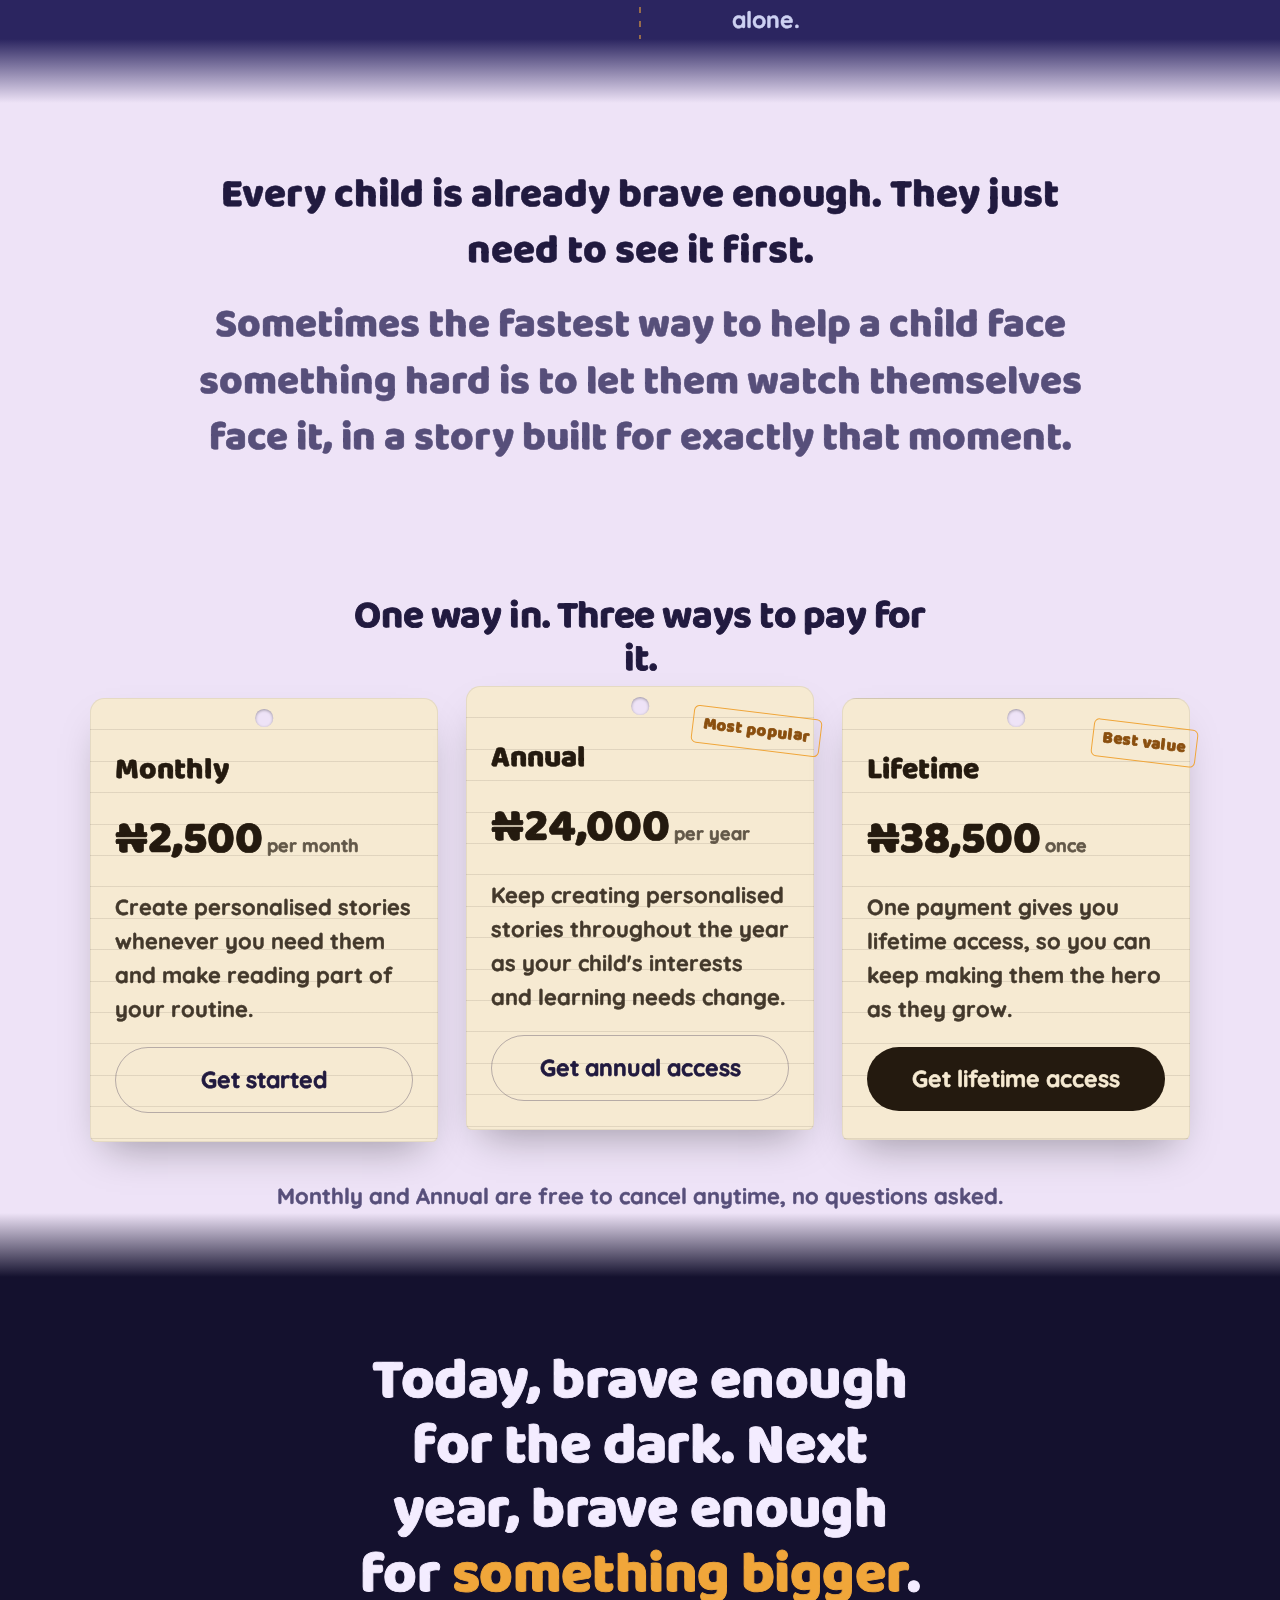
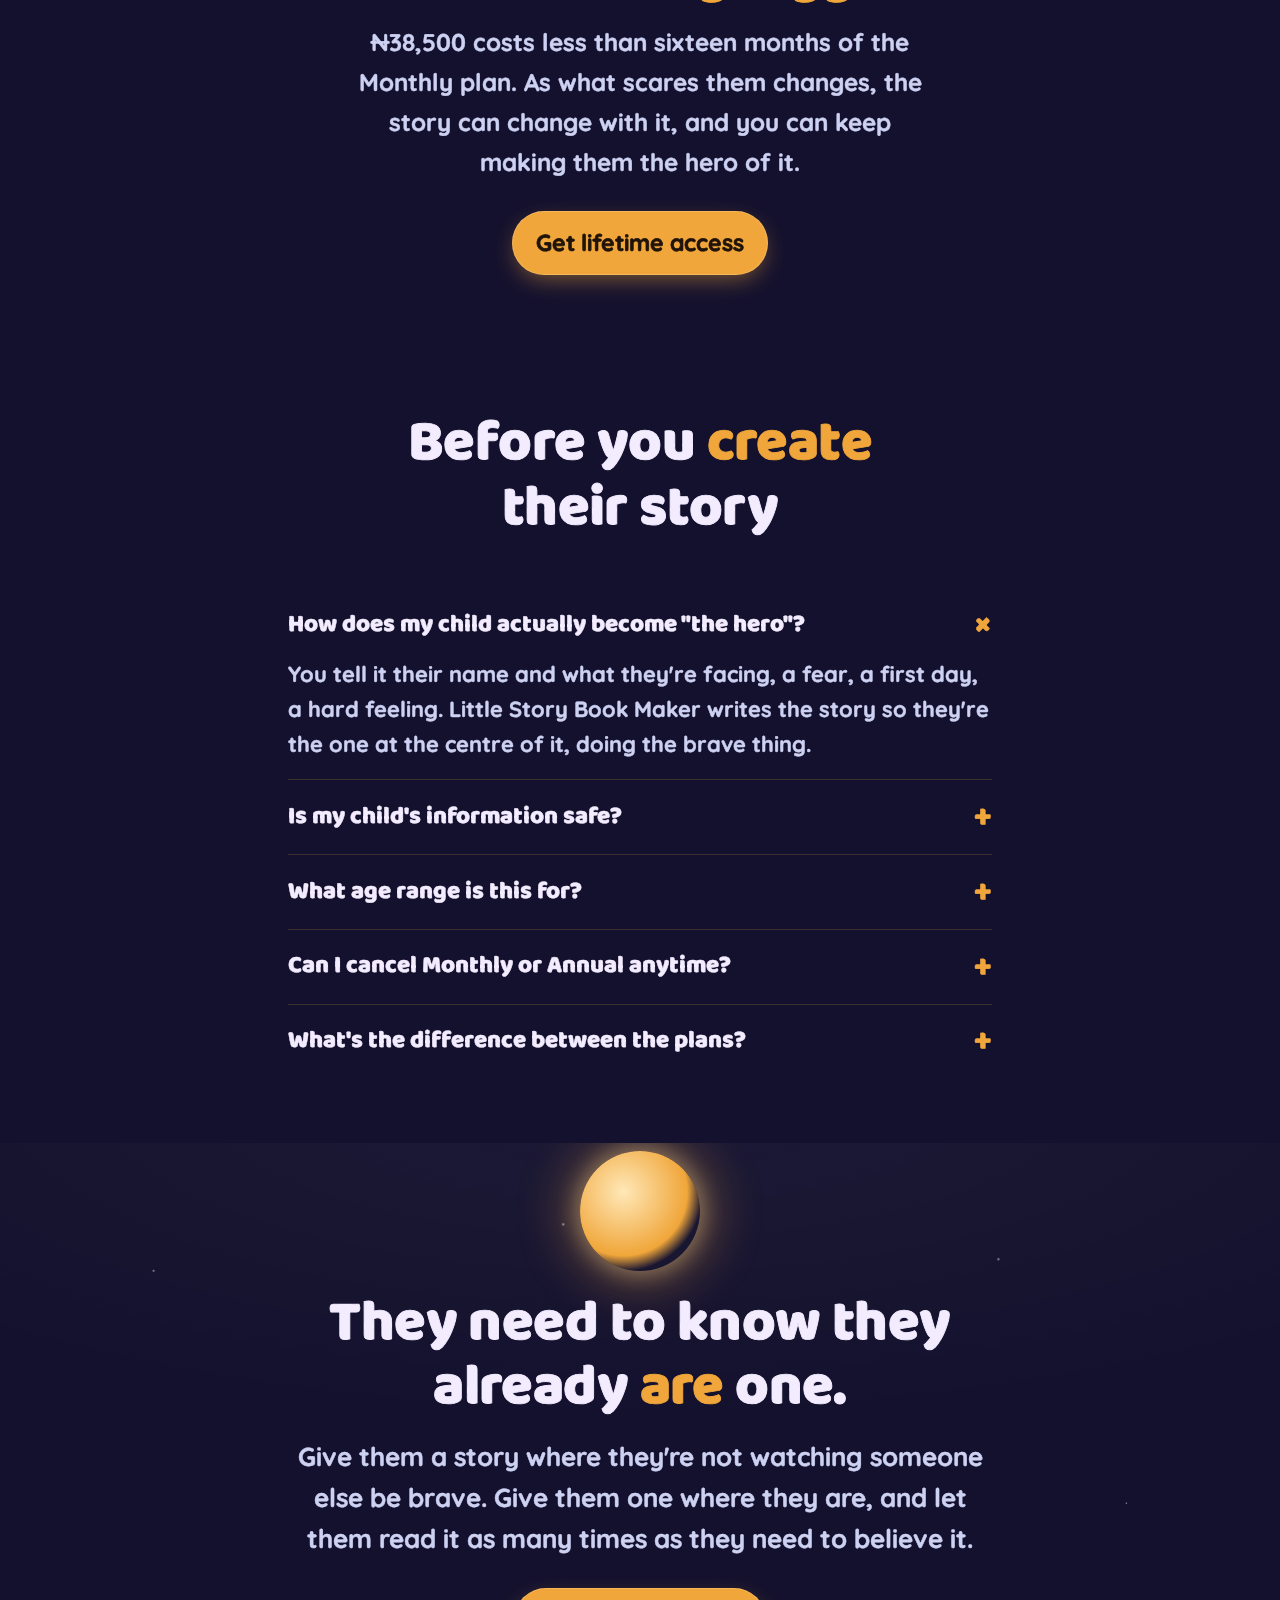
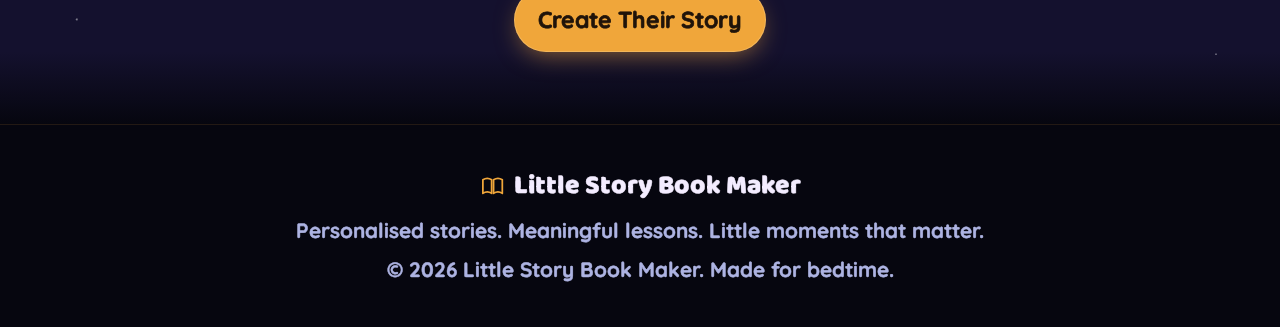
<file: hero.html>
<!doctype html>
<html lang="en">
<head>
<meta charset="utf-8" />
<meta name="viewport" content="width=device-width, initial-scale=1" />
<title>Little Story Book Maker: Make Your Child The Hero Of Their Story</title>
<meta name="description" content="Not a side character. Not just a reader. Create a personalised story where your child is the hero, brave, capable, and exactly who they are." />
<link rel="preconnect" href="https://fonts.googleapis.com" />
<link rel="preconnect" href="https://fonts.gstatic.com" crossorigin />
<link href="https://fonts.googleapis.com/css2?family=Baloo+2:wght@500;600;700;800&family=Quicksand:wght@500;600;700;800&display=swap" rel="stylesheet" />
<link rel="stylesheet" href="assets/night-theme.css" />
<!--
THESIS: Courage is rehearsed, not told — the page keeps the intimate bedtime frame instead of turning into a superhero-poster pastiche.
OWN-WORLD: Same twilight tone-chain as bonding.html.
STORY: A mum who wants her child to feel brave believes a story can let them practice being the brave one, safely, tonight.
FIRST VIEWPORT: Night sky, breathing moon, papercut parent-and-child-with-book silhouette, headline "make your child the hero of their own story."
FORM: Shared night-theme.css system carried over from the approved bonding.html redesign.
FINISH: unreviewed and undocumented is unfinished; this build ends with the finish review, the verdict, DESIGN.md, and every shipping raster carrying its provenance.
-->
</head>
<body>

<nav class="nav">
  <div class="wrap">
    <a href="#top" class="nav-brand">
      <svg class="nav-logo" viewBox="0 0 28 28" fill="none" aria-hidden="true"><path d="M4 7c3-2 6-2 9 0v14c-3-2-6-2-9 0Z" stroke="currentColor" stroke-width="1.8" stroke-linejoin="round"/><path d="M24 7c-3-2-6-2-9 0v14c3-2 6-2 9 0Z" stroke="currentColor" stroke-width="1.8" stroke-linejoin="round"/></svg>
      Little Story Book Maker
    </a>
    <a href="https://littlestorybookmaker.com/" class="btn btn-amber nav-cta">Create Their Story</a>
  </div>
</nav>

<header class="hero-split skyband" id="top">
  <div class="starfield" aria-hidden="true"></div>
  <div class="wrap hero-split-grid">
    <div class="hero-media" data-reveal>
      <img src="assets/images/bonding-hero.jpg" alt="A mother and daughter smiling together in bed at night as they read a personalised story on a tablet, with a dragon and castle glowing to life beside them." width="900" height="1350" />
    </div>
    <div class="hero-text">
      <h1>Make your child the <em>hero</em> of their own story.</h1>
    </div>
  </div>
</header>

<section class="hero-intro">
  <div class="wrap" data-reveal>
    <p>Not a side character. Not just a reader. The one the story is actually about: brave, capable, and exactly who they are, doing the thing they didn't think they could do.</p>
    <p class="hero-note">No app to download to see the idea. Try it below.</p>
    <div class="hero-actions">
      <a href="https://littlestorybookmaker.com/" class="btn btn-amber">Create their story</a>
    </div>
  </div>
</section>

<section class="howband" id="why">
  <div class="wrap">
    <div class="section-head" data-reveal>
      <h2>They don't want to hear about a brave kid. They want to be one.</h2>
      <p class="lede">Most books hand your child a hero to admire from the outside. Little Story Book Maker hands them the story where they are the hero, the one who's scared and does the brave thing anyway, in a moment made just for them.</p>
    </div>
    <ol class="steps-simple" data-reveal>
      <li><span class="step-num">1</span><h4>Tell it what kind of hero they are today.</h4><p>Brave on the first day of school, kind to a friend, facing the dark, anything.</p></li>
      <li><span class="step-num">2</span><h4>Then create.</h4><p>Little Story Book Maker writes them straight into the middle of it.</p></li>
      <li><span class="step-num">3</span><h4>Watch them become the hero, tonight.</h4><p>Read it together, and let them see themselves do the brave thing first.</p></li>
    </ol>
  </div>
</section>

<section class="section" id="what">
  <div class="wrap">
    <div class="section-head" data-reveal>
      <h2>More than a fun story. A <span>rehearsal</span> for real life.</h2>
    </div>
    <div class="starpath" data-reveal>
      <div class="starpath-item">
        <svg viewBox="0 0 34 34" fill="none" stroke="currentColor" stroke-width="1.8"><path d="M17 5 L19 13 L27 13 L20.5 18 L23 26 L17 21 L11 26 L13.5 18 L7 13 L15 13 Z"/></svg>
        <h3>Builds real confidence</h3>
        <p>Because they did the brave thing, not a character who looks a bit like them.</p>
      </div>
      <div class="starpath-item">
        <svg viewBox="0 0 34 34" fill="none" stroke="currentColor" stroke-width="1.8"><path d="M9 20 C9 12 25 12 25 20 L25 24 L9 24 Z"/><line x1="17" y1="7" x2="17" y2="12"/></svg>
        <h3>Makes hard days easier</h3>
        <p>A new sibling, a big fear, the first day somewhere new: the hero already faced it.</p>
      </div>
      <div class="starpath-item">
        <svg viewBox="0 0 34 34" fill="none" stroke="currentColor" stroke-width="1.8"><path d="M17 6 C21 3 27 5 27 12 C27 20 17 27 17 27 C17 27 7 20 7 12 C7 5 13 3 17 6 Z"/></svg>
        <h3>Teaches through action</h3>
        <p>Not a lecture about being brave. A story where they already were.</p>
      </div>
      <div class="starpath-item">
        <svg viewBox="0 0 34 34" fill="none" stroke="currentColor" stroke-width="1.8"><circle cx="17" cy="17" r="11"/></svg>
        <h3>Only they could be this hero</h3>
        <p>The story exists because you made it, and it exists for them alone.</p>
      </div>
    </div>
  </div>
</section>

<section class="reinforce">
  <div class="wrap" data-reveal>
    <p>Every child is already brave enough. They just need to see it first.</p>
    <p class="lede" style="color:var(--ink-muted);margin-top:1.1rem;">Sometimes the fastest way to help a child face something hard is to let them watch themselves face it, in a story built for exactly that moment.</p>
  </div>
</section>

<section class="section" id="pricing">
  <div class="wrap">
    <div class="pricing-head" data-reveal>
      <h2>One way in. Three ways to pay for it.</h2>
    </div>
    <div class="cardshelf" data-reveal>
      <div class="libcard">
        <div class="plan-name">Monthly</div>
        <div class="plan-price">&#8358;2,500<span>per month</span></div>
        <p class="plan-body">Create personalised stories whenever you need them and make reading part of your routine.</p>
        <a href="https://littlestorybookmaker.com/" class="btn btn-outline-ink btn-block">Get started</a>
      </div>
      <div class="libcard is-annual">
        <span class="libcard-stamp">Most popular</span>
        <div class="plan-name">Annual</div>
        <div class="plan-price">&#8358;24,000<span>per year</span></div>
        <p class="plan-body">Keep creating personalised stories throughout the year as your child's interests and learning needs change.</p>
        <a href="https://littlestorybookmaker.com/" class="btn btn-outline-ink btn-block">Get annual access</a>
      </div>
      <div class="libcard">
        <span class="libcard-stamp">Best value</span>
        <div class="plan-name">Lifetime</div>
        <div class="plan-price">&#8358;38,500<span>once</span></div>
        <p class="plan-body">One payment gives you lifetime access, so you can keep making them the hero as they grow.</p>
        <a href="https://littlestorybookmaker.com/" class="btn btn-amber btn-block">Get lifetime access</a>
      </div>
    </div>
    <p class="pricing-foot" data-reveal>Monthly and Annual are free to cancel anytime, no questions asked.</p>
  </div>
</section>

<section class="whyband">
  <div class="wrap">
    <div class="section-head" data-reveal>
      <h2>Today, brave enough for the dark. Next year, brave enough for <span>something bigger</span>.</h2>
      <p class="lede">&#8358;38,500 costs less than sixteen months of the Monthly plan. As what scares them changes, the story can change with it, and you can keep making them the hero of it.</p>
    </div>
    <a href="https://littlestorybookmaker.com/" class="btn btn-amber" data-reveal>Get lifetime access</a>
  </div>
</section>

<section class="section faq-section">
  <div class="wrap">
    <div class="section-head" data-reveal>
      <h2>Before you <span>create</span> their story</h2>
    </div>
    <div class="faq" data-reveal>
      <details open>
        <summary>How does my child actually become "the hero"?</summary>
        <p>You tell it their name and what they're facing, a fear, a first day, a hard feeling. Little Story Book Maker writes the story so they're the one at the centre of it, doing the brave thing.</p>
      </details>
      <details>
        <summary>Is my child's information safe?</summary>
        <p>Yes. You are the account holder. Little Story Book Maker is built for parents to create for their children, with no child-facing sign-up or public profile.</p>
      </details>
      <details>
        <summary>What age range is this for?</summary>
        <p>Little Story Book Maker is designed for ages 2 to 10, and grows with your child as their interests and vocabulary change.</p>
      </details>
      <details>
        <summary>Can I cancel Monthly or Annual anytime?</summary>
        <p>Yes. Monthly and Annual are straightforward subscriptions with no lock-in. If you'd rather never think about it again, Lifetime is a single payment with nothing to cancel.</p>
      </details>
      <details>
        <summary>What's the difference between the plans?</summary>
        <p>All three plans let you create unlimited personalised stories. Monthly and Annual are recurring access at different commitment lengths; Lifetime is one payment for permanent access.</p>
      </details>
    </div>
  </div>
</section>

<section class="final-cta skyband">
  <div class="starfield" aria-hidden="true"></div>
  <div class="moon" aria-hidden="true"></div>
  <div class="wrap" data-reveal>
    <h2>They need to know they already <span style="color:var(--moon-glow);">are</span> one.</h2>
    <p>Give them a story where they're not watching someone else be brave. Give them one where they are, and let them read it as many times as they need to believe it.</p>
    <div class="hero-actions" style="margin-top:1.75rem;">
      <a href="https://littlestorybookmaker.com/" class="btn btn-amber">Create Their Story</a>
    </div>
  </div>
</section>

<footer>
  <div class="wrap">
    <div class="nav-brand" style="justify-content:center;">
      <svg class="nav-logo" viewBox="0 0 28 28" fill="none" aria-hidden="true"><path d="M4 7c3-2 6-2 9 0v14c-3-2-6-2-9 0Z" stroke="currentColor" stroke-width="1.8" stroke-linejoin="round"/><path d="M24 7c-3-2-6-2-9 0v14c3-2 6-2 9 0Z" stroke="currentColor" stroke-width="1.8" stroke-linejoin="round"/></svg>
      Little Story Book Maker
    </div>
    <p>Personalised stories. Meaningful lessons. Little moments that matter.</p>
    <p>&copy; 2026 Little Story Book Maker. Made for bedtime.</p>
  </div>
</footer>

<script src="assets/reveal.js"></script>
</body>
</html>
</file>
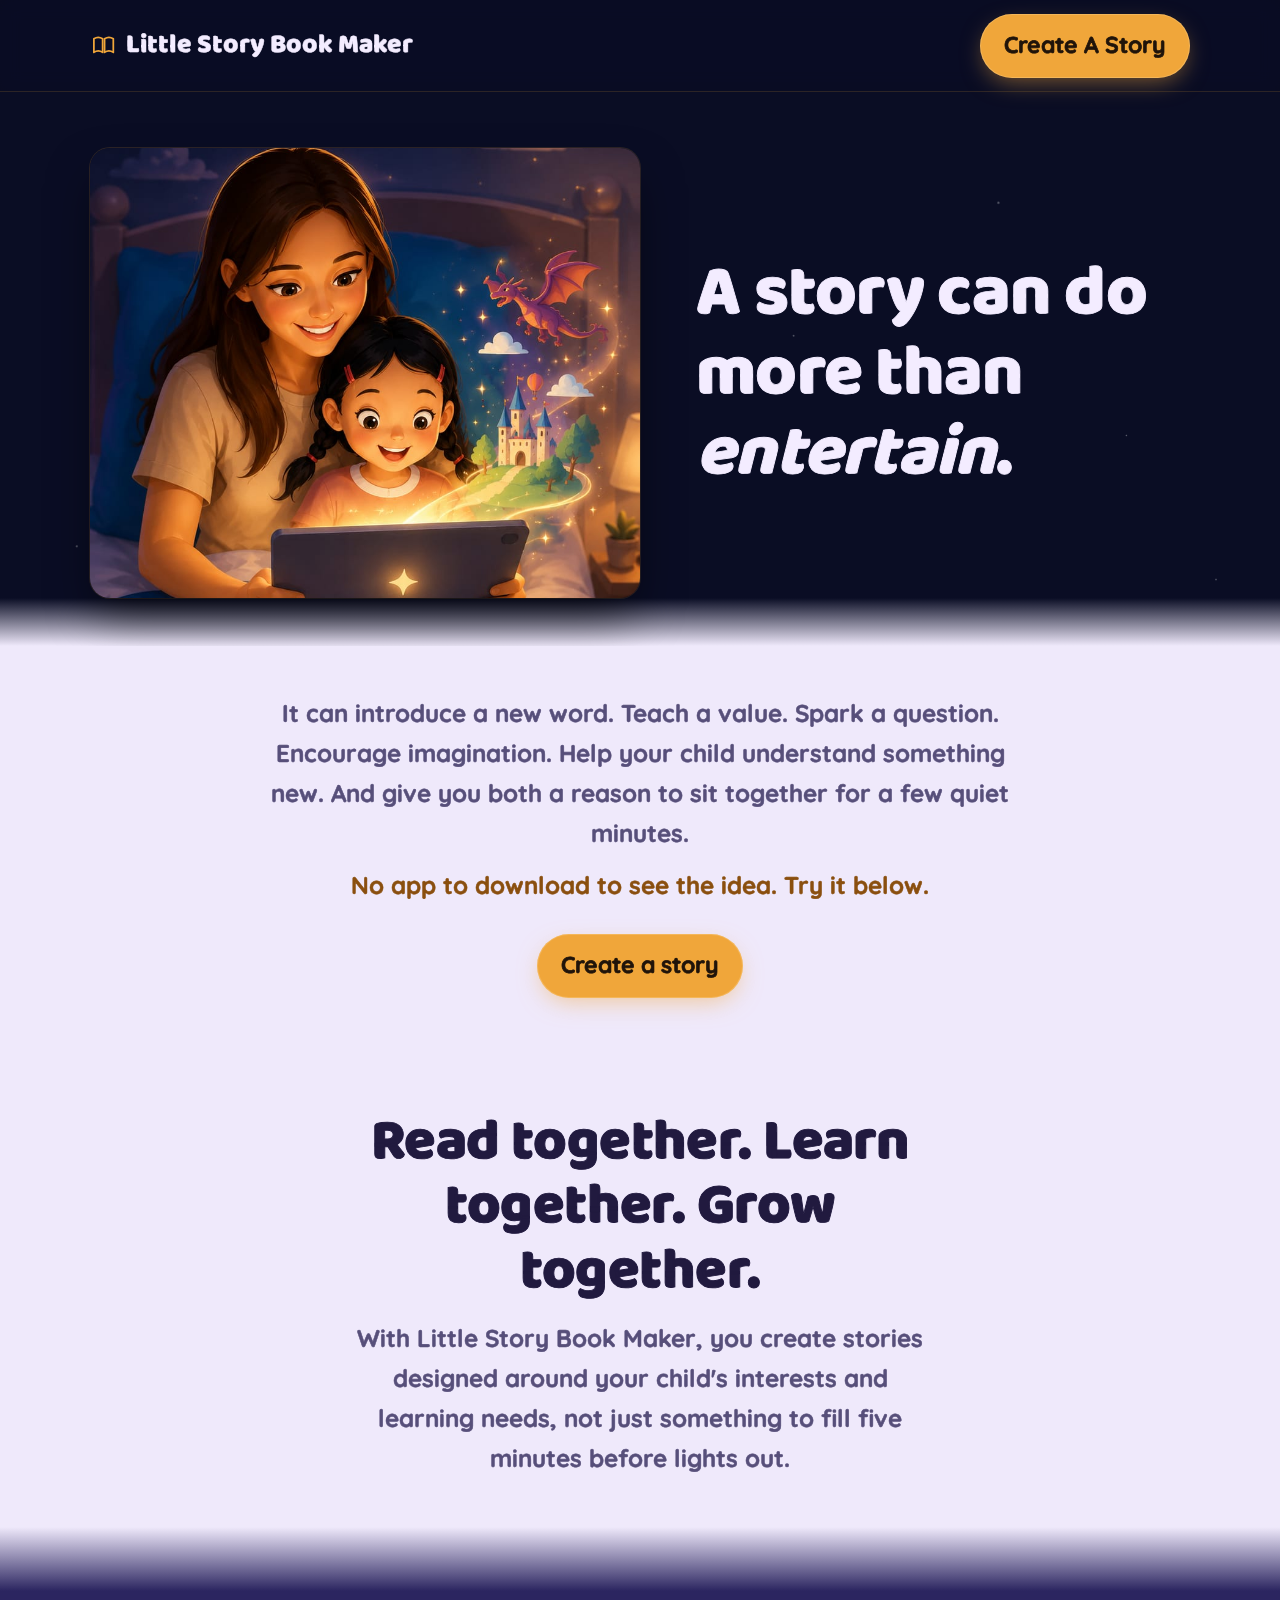
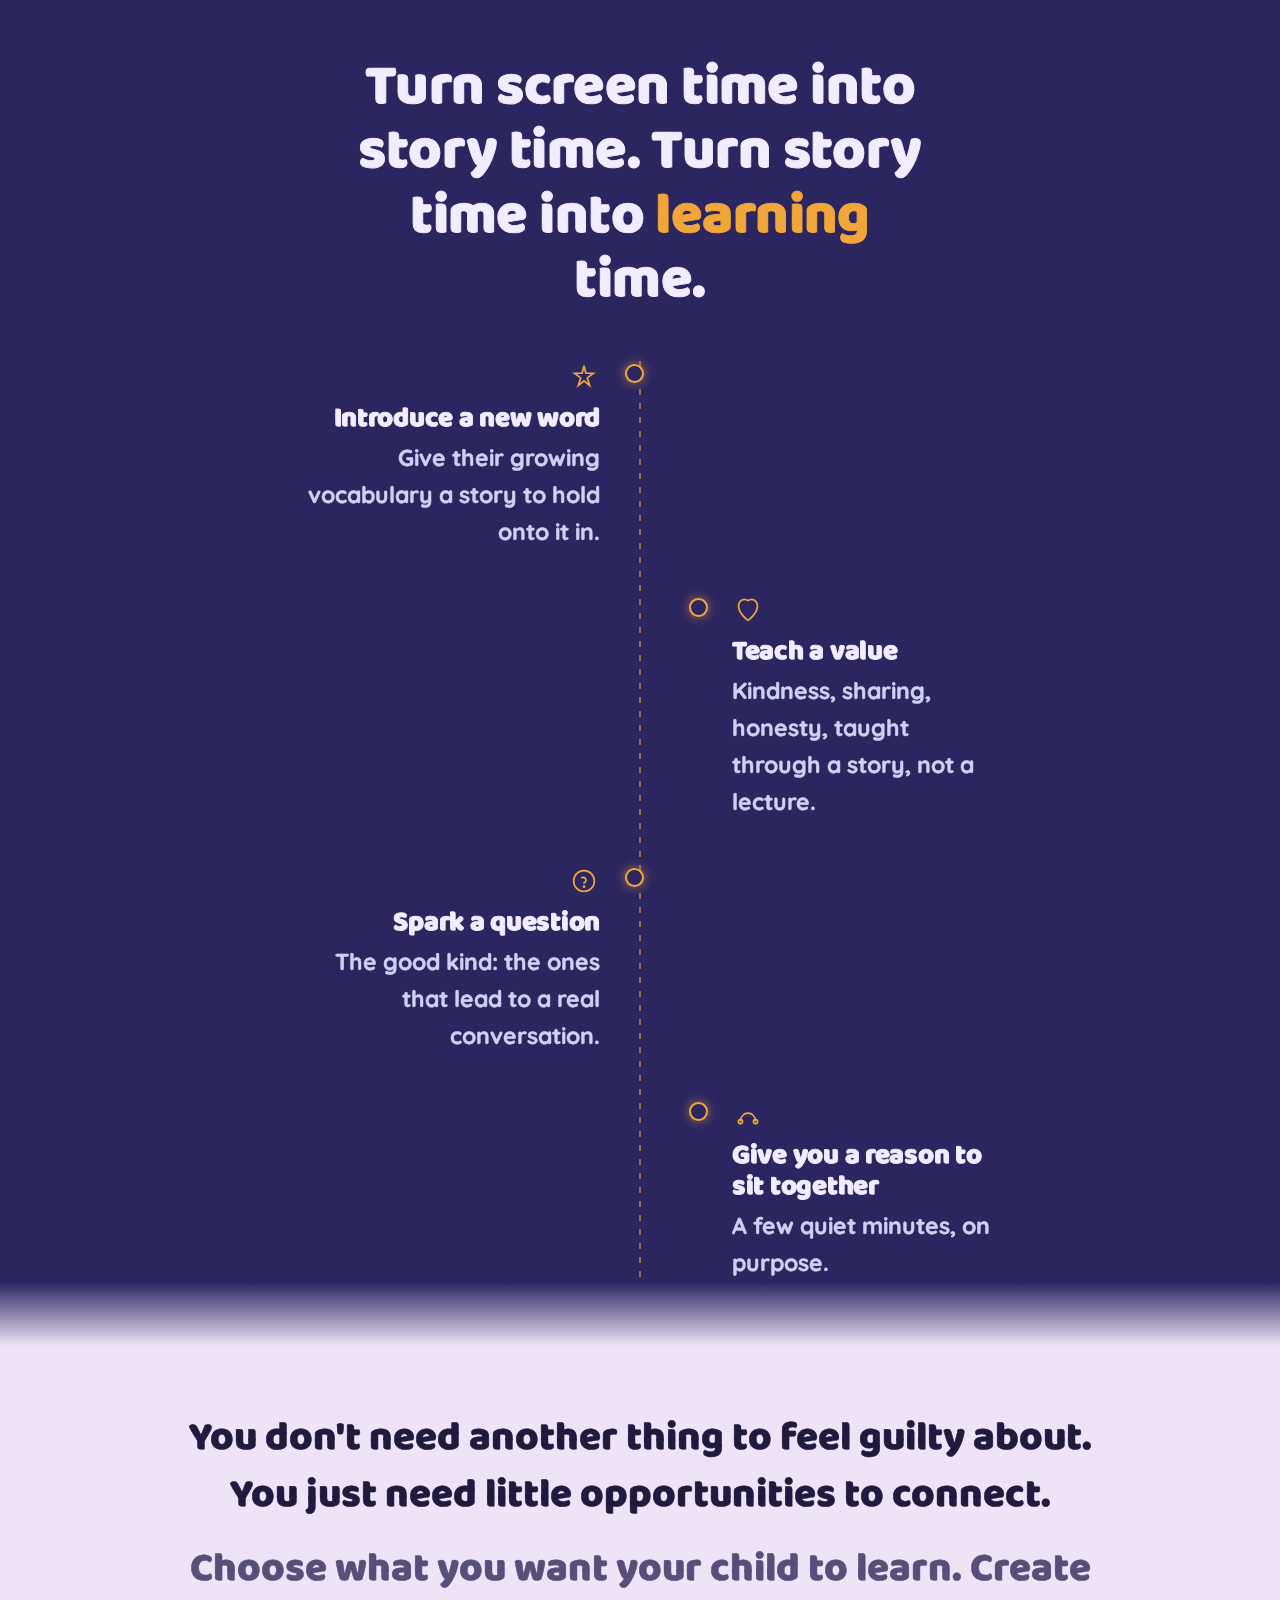
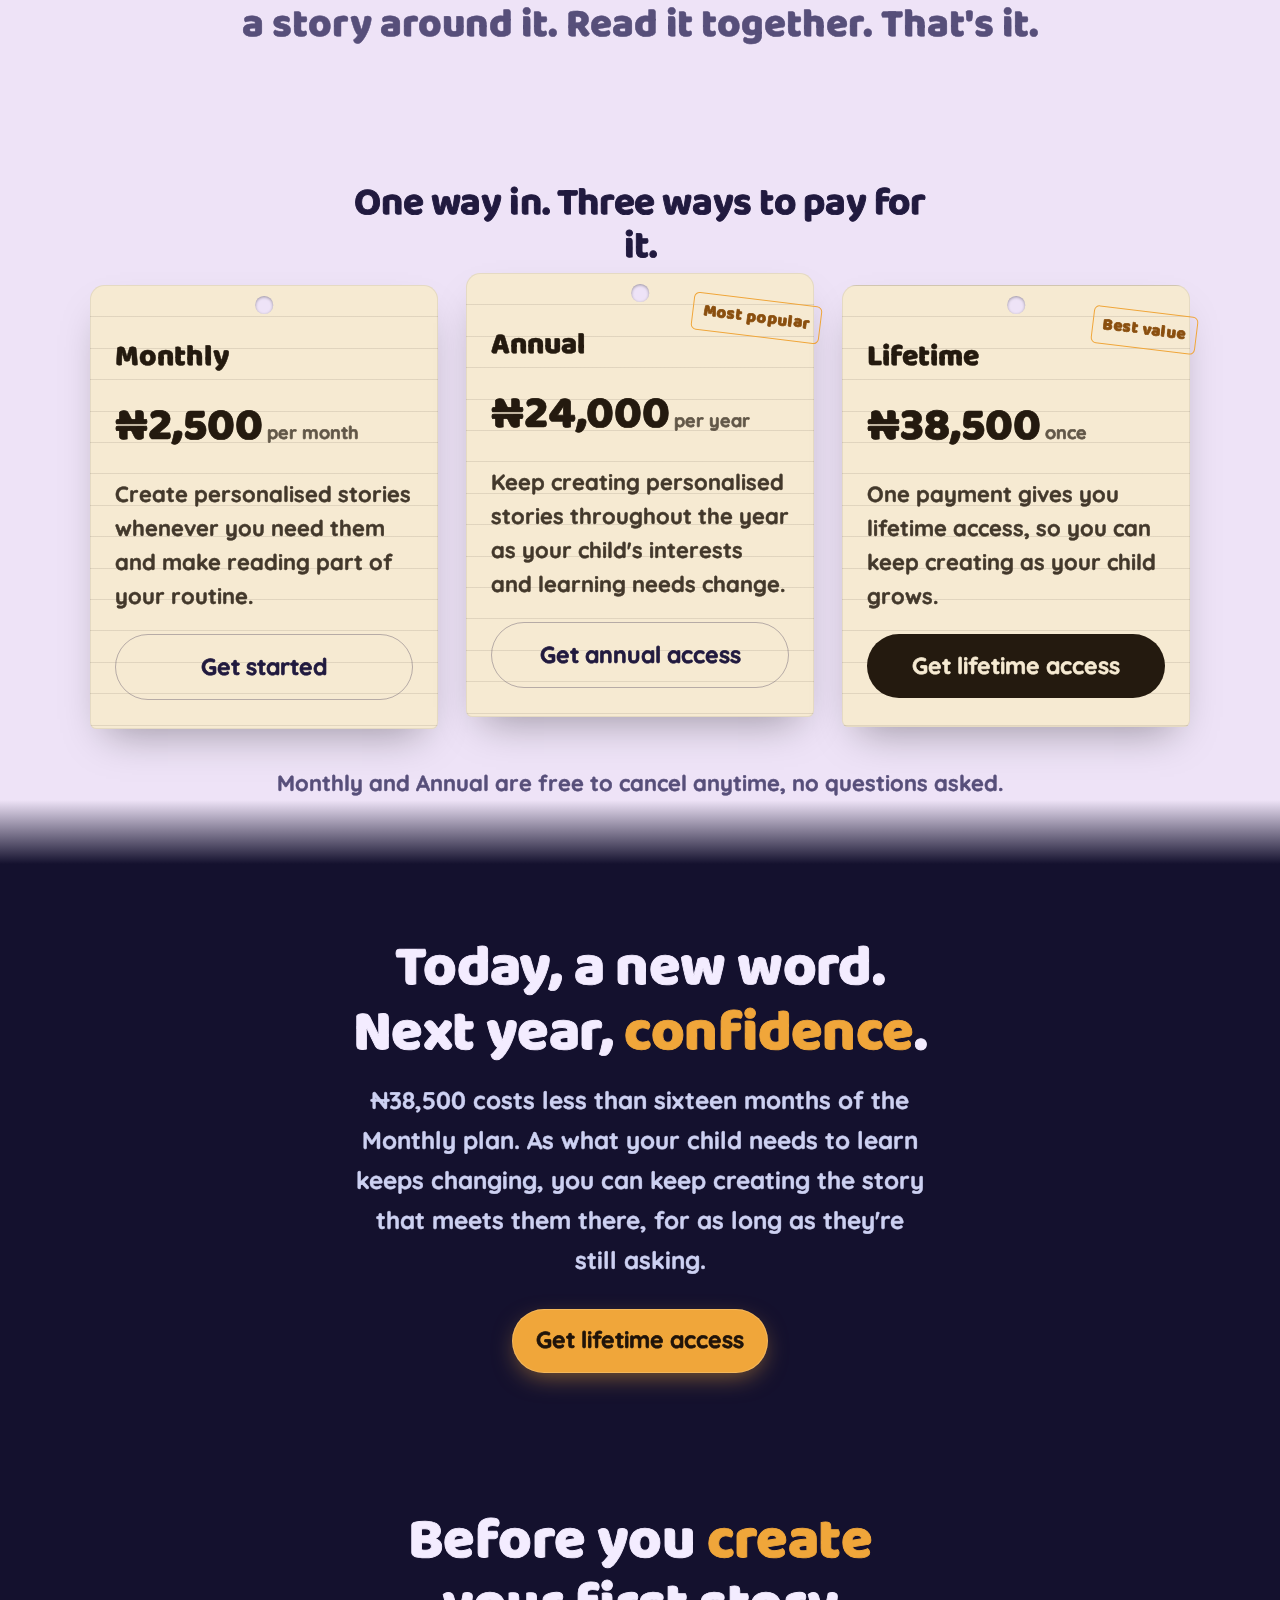
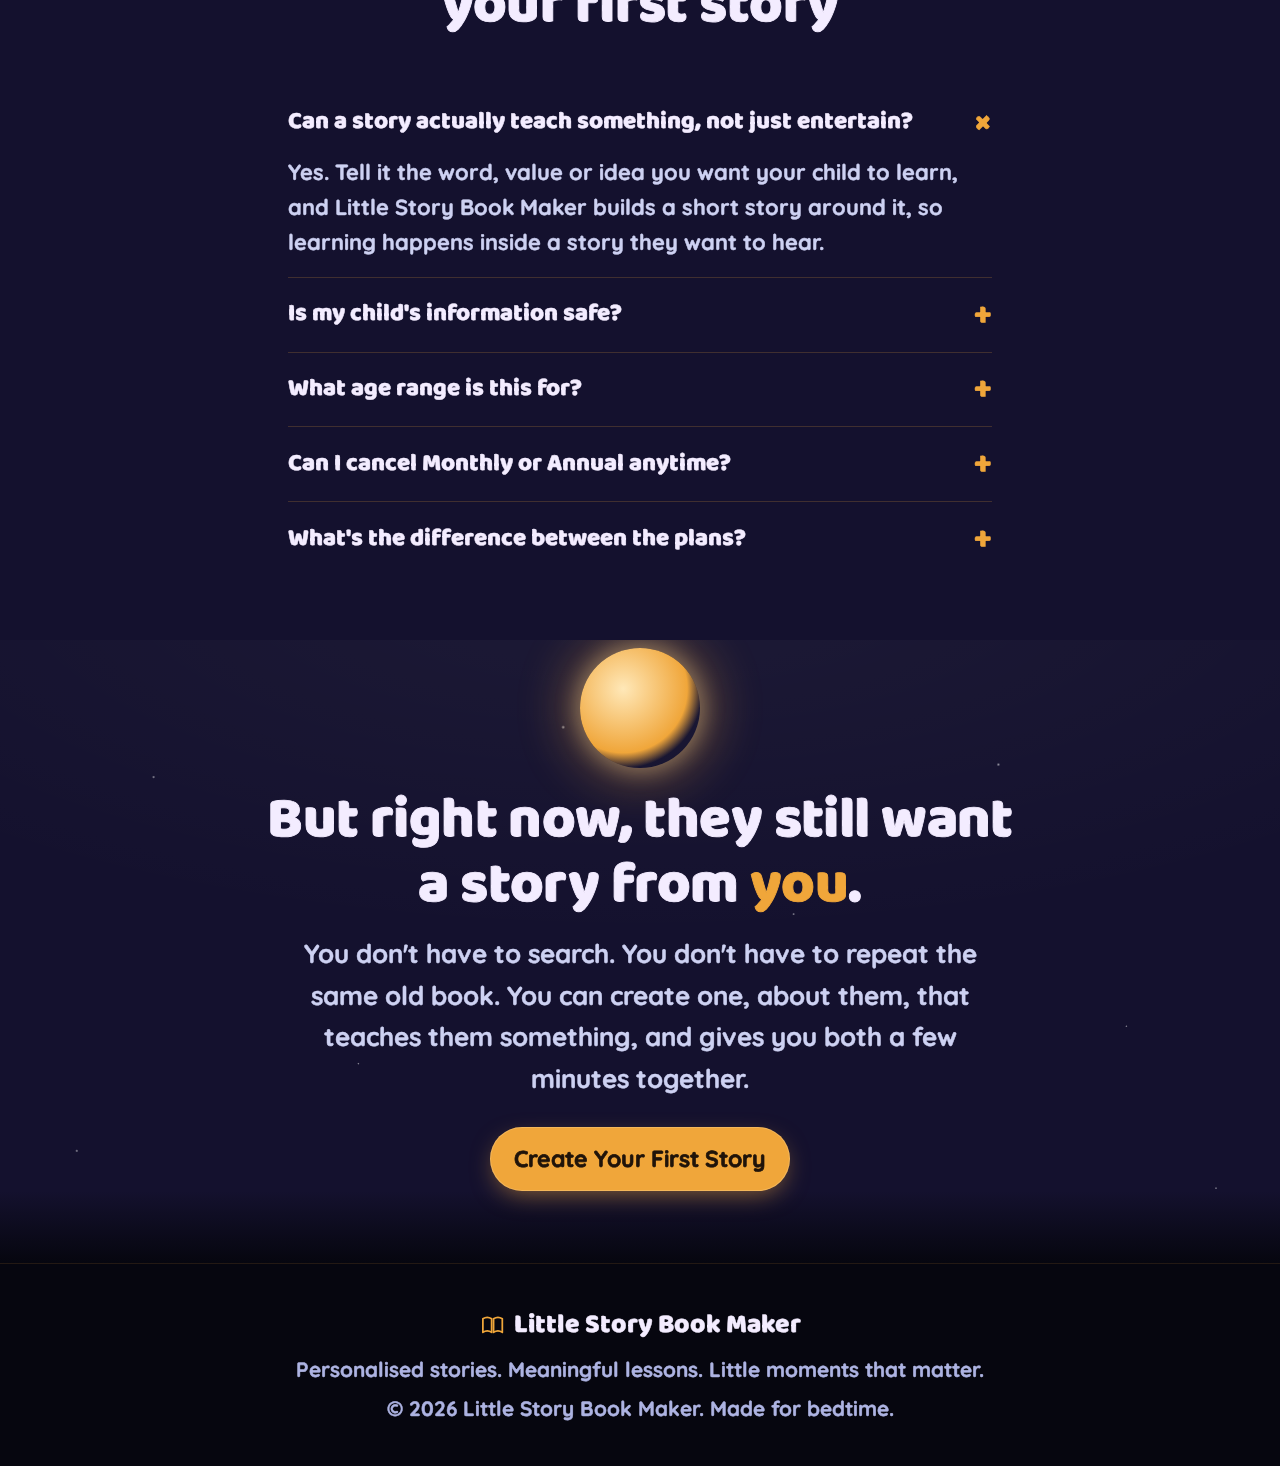
<file: learning.html>
<!doctype html>
<html lang="en">
<head>
<meta charset="utf-8" />
<meta name="viewport" content="width=device-width, initial-scale=1" />
<title>Little Story Book Maker: Turn Story Time Into Learning Time</title>
<meta name="description" content="A story can do more than entertain. Create personalised stories that introduce new words, teach values and spark curiosity, a few intentional minutes together, without any extra pressure." />
<link rel="preconnect" href="https://fonts.googleapis.com" />
<link rel="preconnect" href="https://fonts.gstatic.com" crossorigin />
<link href="https://fonts.googleapis.com/css2?family=Baloo+2:wght@500;600;700;800&family=Quicksand:wght@500;600;700;800&display=swap" rel="stylesheet" />
<link rel="stylesheet" href="assets/night-theme.css" />
<!--
THESIS: Learning here is framed as a by-product of a bedtime ritual, not a lesson plan — the page stays night-sky and calm, never turns into a classroom.
OWN-WORLD: Same twilight tone-chain as bonding.html.
STORY: A mum already stretched thin sees that "more than entertainment" doesn't mean more effort from her, just a better-aimed story.
FIRST VIEWPORT: Night sky, breathing moon, papercut parent-and-child-with-book silhouette, headline "a story can do more than entertain."
FORM: Shared night-theme.css system carried over from the approved bonding.html redesign.
FINISH: unreviewed and undocumented is unfinished; this build ends with the finish review, the verdict, DESIGN.md, and every shipping raster carrying its provenance.
-->
</head>
<body>

<nav class="nav">
  <div class="wrap">
    <a href="#top" class="nav-brand">
      <svg class="nav-logo" viewBox="0 0 28 28" fill="none" aria-hidden="true"><path d="M4 7c3-2 6-2 9 0v14c-3-2-6-2-9 0Z" stroke="currentColor" stroke-width="1.8" stroke-linejoin="round"/><path d="M24 7c-3-2-6-2-9 0v14c3-2 6-2 9 0Z" stroke="currentColor" stroke-width="1.8" stroke-linejoin="round"/></svg>
      Little Story Book Maker
    </a>
    <a href="https://littlestorybookmaker.com/" class="btn btn-amber nav-cta">Create A Story</a>
  </div>
</nav>

<header class="hero-split skyband" id="top">
  <div class="starfield" aria-hidden="true"></div>
  <div class="wrap hero-split-grid">
    <div class="hero-media" data-reveal>
      <img src="assets/images/bonding-hero.jpg" alt="A mother and daughter smiling together in bed at night as they read a personalised story on a tablet, with a dragon and castle glowing to life beside them." width="900" height="1350" />
    </div>
    <div class="hero-text">
      <h1>A story can do more than <em>entertain</em>.</h1>
    </div>
  </div>
</header>

<section class="hero-intro">
  <div class="wrap" data-reveal>
    <p>It can introduce a new word. Teach a value. Spark a question. Encourage imagination. Help your child understand something new. And give you both a reason to sit together for a few quiet minutes.</p>
    <p class="hero-note">No app to download to see the idea. Try it below.</p>
    <div class="hero-actions">
      <a href="https://littlestorybookmaker.com/" class="btn btn-amber">Create a story</a>
    </div>
  </div>
</section>

<section class="howband" id="more">
  <div class="wrap">
    <div class="section-head" data-reveal>
      <h2>Read together. Learn together. Grow together.</h2>
      <p class="lede">With Little Story Book Maker, you create stories designed around your child's interests and learning needs, not just something to fill five minutes before lights out.</p>
    </div>
  </div>
</section>

<section class="section" id="what">
  <div class="wrap">
    <div class="section-head" data-reveal>
      <h2>Turn screen time into story time. Turn story time into <span>learning</span> time.</h2>
    </div>
    <div class="starpath" data-reveal>
      <div class="starpath-item">
        <svg viewBox="0 0 34 34" fill="none" stroke="currentColor" stroke-width="1.8"><path d="M17 5 L19 13 L27 13 L20.5 18 L23 26 L17 21 L11 26 L13.5 18 L7 13 L15 13 Z"/></svg>
        <h3>Introduce a new word</h3>
        <p>Give their growing vocabulary a story to hold onto it in.</p>
      </div>
      <div class="starpath-item">
        <svg viewBox="0 0 34 34" fill="none" stroke="currentColor" stroke-width="1.8"><path d="M17 6 C21 3 27 5 27 12 C27 20 17 27 17 27 C17 27 7 20 7 12 C7 5 13 3 17 6 Z"/></svg>
        <h3>Teach a value</h3>
        <p>Kindness, sharing, honesty, taught through a story, not a lecture.</p>
      </div>
      <div class="starpath-item">
        <svg viewBox="0 0 34 34" fill="none" stroke="currentColor" stroke-width="1.8"><circle cx="17" cy="17" r="11"/><path d="M14 14 a3 3 0 1 1 3 5 v1"/><circle cx="17" cy="23" r=".6" fill="currentColor"/></svg>
        <h3>Spark a question</h3>
        <p>The good kind: the ones that lead to a real conversation.</p>
      </div>
      <div class="starpath-item">
        <svg viewBox="0 0 34 34" fill="none" stroke="currentColor" stroke-width="1.8"><path d="M9 24 C9 12 25 12 25 24" fill="none"/><circle cx="9" cy="24" r="2.2"/><circle cx="25" cy="24" r="2.2"/></svg>
        <h3>Give you a reason to sit together</h3>
        <p>A few quiet minutes, on purpose.</p>
      </div>
    </div>
  </div>
</section>

<section class="reinforce">
  <div class="wrap" data-reveal>
    <p>You don't need another thing to feel guilty about. You just need little opportunities to connect.</p>
    <p class="lede" style="color:var(--ink-muted);margin-top:1.1rem;">Choose what you want your child to learn. Create a story around it. Read it together. That's it.</p>
  </div>
</section>

<section class="section" id="pricing">
  <div class="wrap">
    <div class="pricing-head" data-reveal>
      <h2>One way in. Three ways to pay for it.</h2>
    </div>
    <div class="cardshelf" data-reveal>
      <div class="libcard">
        <div class="plan-name">Monthly</div>
        <div class="plan-price">&#8358;2,500<span>per month</span></div>
        <p class="plan-body">Create personalised stories whenever you need them and make reading part of your routine.</p>
        <a href="https://littlestorybookmaker.com/" class="btn btn-outline-ink btn-block">Get started</a>
      </div>
      <div class="libcard is-annual">
        <span class="libcard-stamp">Most popular</span>
        <div class="plan-name">Annual</div>
        <div class="plan-price">&#8358;24,000<span>per year</span></div>
        <p class="plan-body">Keep creating personalised stories throughout the year as your child's interests and learning needs change.</p>
        <a href="https://littlestorybookmaker.com/" class="btn btn-outline-ink btn-block">Get annual access</a>
      </div>
      <div class="libcard">
        <span class="libcard-stamp">Best value</span>
        <div class="plan-name">Lifetime</div>
        <div class="plan-price">&#8358;38,500<span>once</span></div>
        <p class="plan-body">One payment gives you lifetime access, so you can keep creating as your child grows.</p>
        <a href="https://littlestorybookmaker.com/" class="btn btn-amber btn-block">Get lifetime access</a>
      </div>
    </div>
    <p class="pricing-foot" data-reveal>Monthly and Annual are free to cancel anytime, no questions asked.</p>
  </div>
</section>

<section class="whyband">
  <div class="wrap">
    <div class="section-head" data-reveal>
      <h2>Today, a new word. Next year, <span>confidence</span>.</h2>
      <p class="lede">&#8358;38,500 costs less than sixteen months of the Monthly plan. As what your child needs to learn keeps changing, you can keep creating the story that meets them there, for as long as they're still asking.</p>
    </div>
    <a href="https://littlestorybookmaker.com/" class="btn btn-amber" data-reveal>Get lifetime access</a>
  </div>
</section>

<section class="section faq-section">
  <div class="wrap">
    <div class="section-head" data-reveal>
      <h2>Before you <span>create</span> your first story</h2>
    </div>
    <div class="faq" data-reveal>
      <details open>
        <summary>Can a story actually teach something, not just entertain?</summary>
        <p>Yes. Tell it the word, value or idea you want your child to learn, and Little Story Book Maker builds a short story around it, so learning happens inside a story they want to hear.</p>
      </details>
      <details>
        <summary>Is my child's information safe?</summary>
        <p>Yes. You are the account holder. Little Story Book Maker is built for parents to create for their children, with no child-facing sign-up or public profile.</p>
      </details>
      <details>
        <summary>What age range is this for?</summary>
        <p>Little Story Book Maker is designed for ages 2 to 10, and grows with your child as their interests and vocabulary change.</p>
      </details>
      <details>
        <summary>Can I cancel Monthly or Annual anytime?</summary>
        <p>Yes. Monthly and Annual are straightforward subscriptions with no lock-in. If you'd rather never think about it again, Lifetime is a single payment with nothing to cancel.</p>
      </details>
      <details>
        <summary>What's the difference between the plans?</summary>
        <p>All three plans let you create unlimited personalised stories. Monthly and Annual are recurring access at different commitment lengths; Lifetime is one payment for permanent access.</p>
      </details>
    </div>
  </div>
</section>

<section class="final-cta skyband">
  <div class="starfield" aria-hidden="true"></div>
  <div class="moon" aria-hidden="true"></div>
  <div class="wrap" data-reveal>
    <h2>But right now, they still want a story from <span style="color:var(--moon-glow);">you</span>.</h2>
    <p>You don't have to search. You don't have to repeat the same old book. You can create one, about them, that teaches them something, and gives you both a few minutes together.</p>
    <div class="hero-actions" style="margin-top:1.75rem;">
      <a href="https://littlestorybookmaker.com/" class="btn btn-amber">Create Your First Story</a>
    </div>
  </div>
</section>

<footer>
  <div class="wrap">
    <div class="nav-brand" style="justify-content:center;">
      <svg class="nav-logo" viewBox="0 0 28 28" fill="none" aria-hidden="true"><path d="M4 7c3-2 6-2 9 0v14c-3-2-6-2-9 0Z" stroke="currentColor" stroke-width="1.8" stroke-linejoin="round"/><path d="M24 7c-3-2-6-2-9 0v14c3-2 6-2 9 0Z" stroke="currentColor" stroke-width="1.8" stroke-linejoin="round"/></svg>
      Little Story Book Maker
    </div>
    <p>Personalised stories. Meaningful lessons. Little moments that matter.</p>
    <p>&copy; 2026 Little Story Book Maker. Made for bedtime.</p>
  </div>
</footer>

<script src="assets/reveal.js"></script>
</body>
</html>
</file>
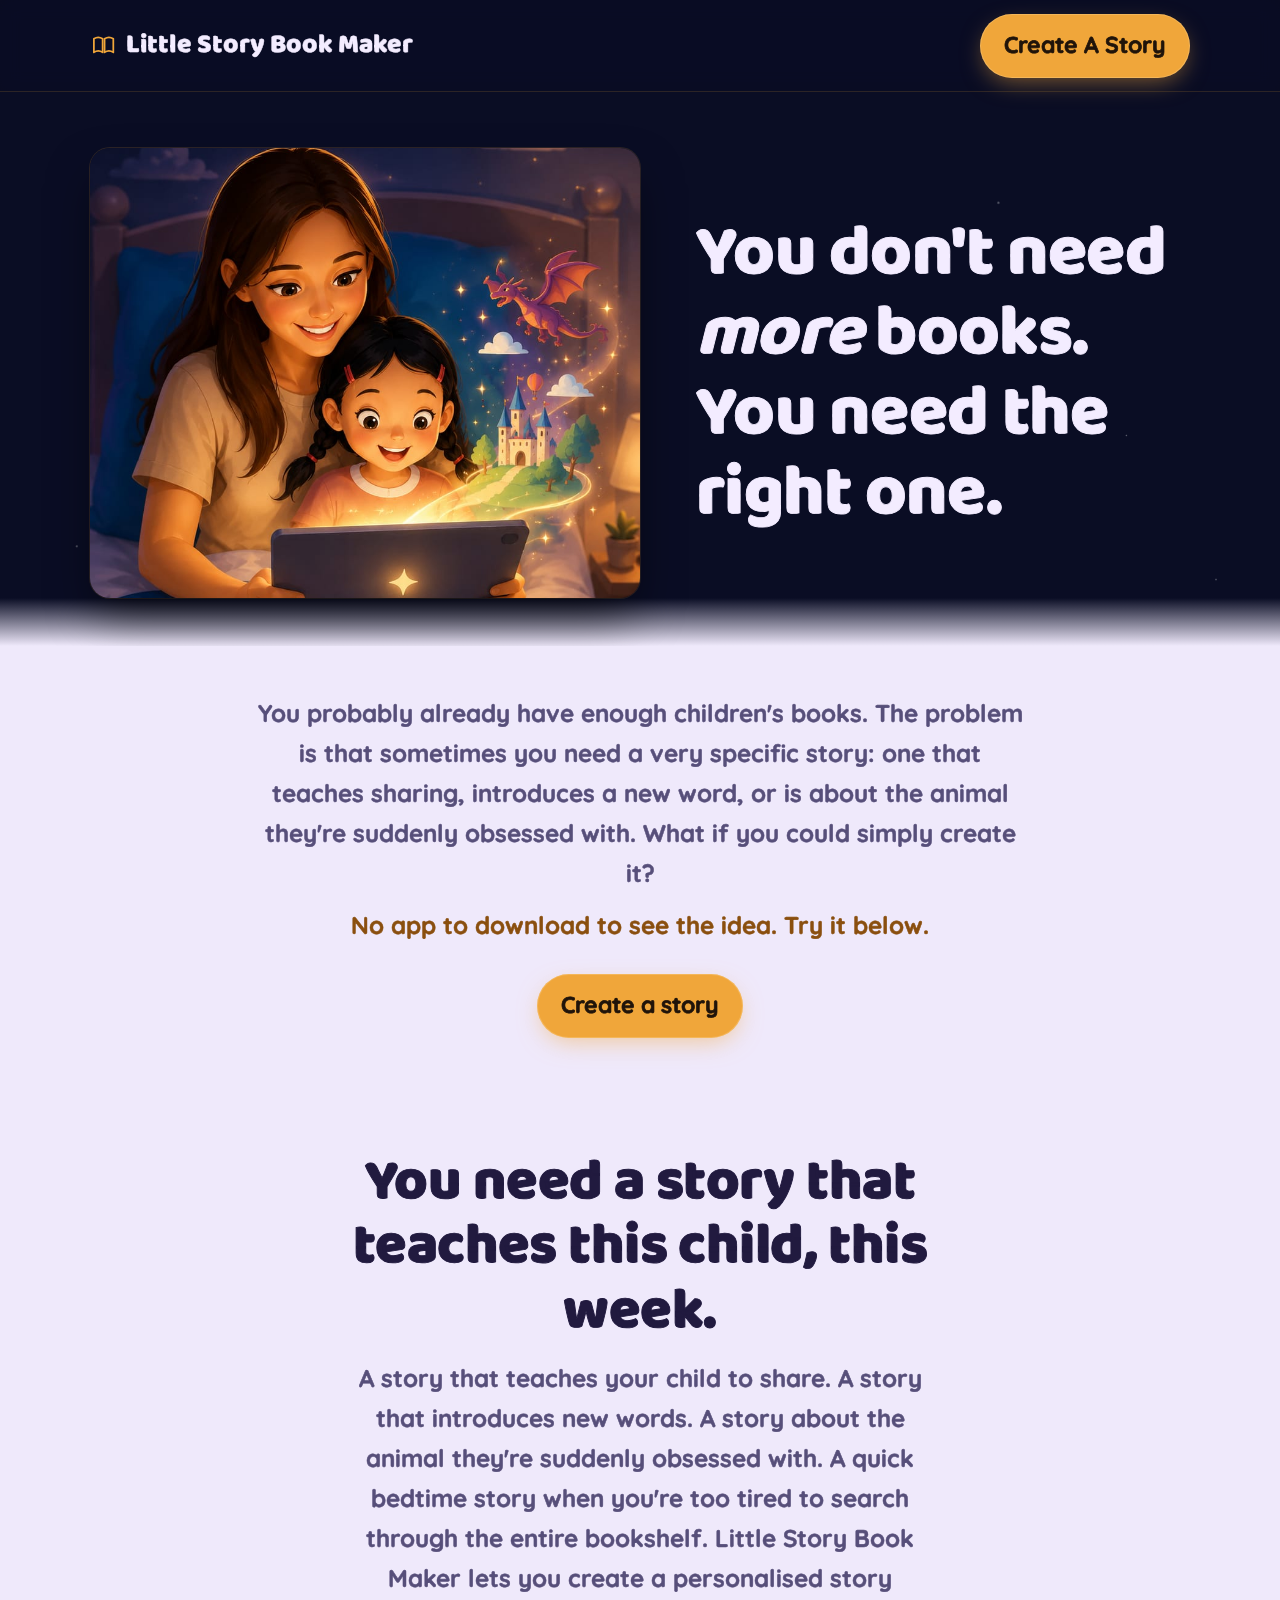
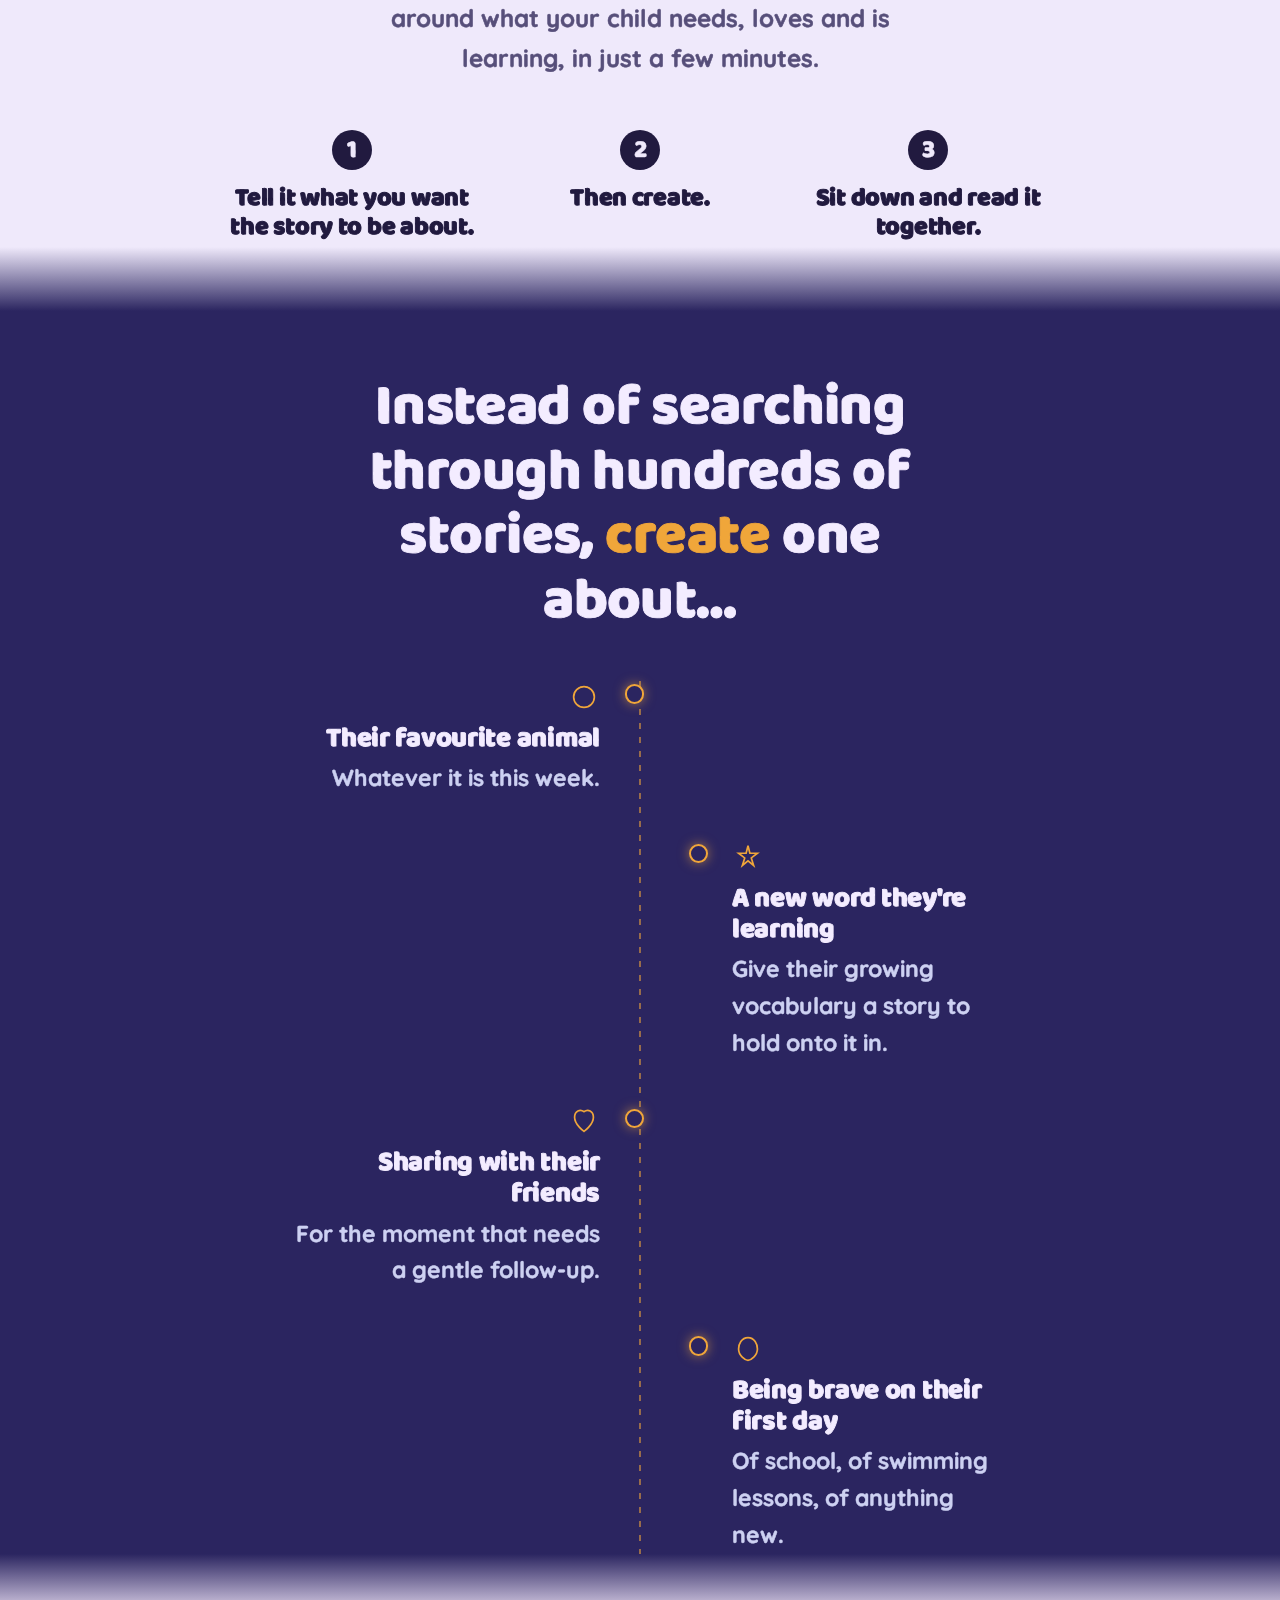
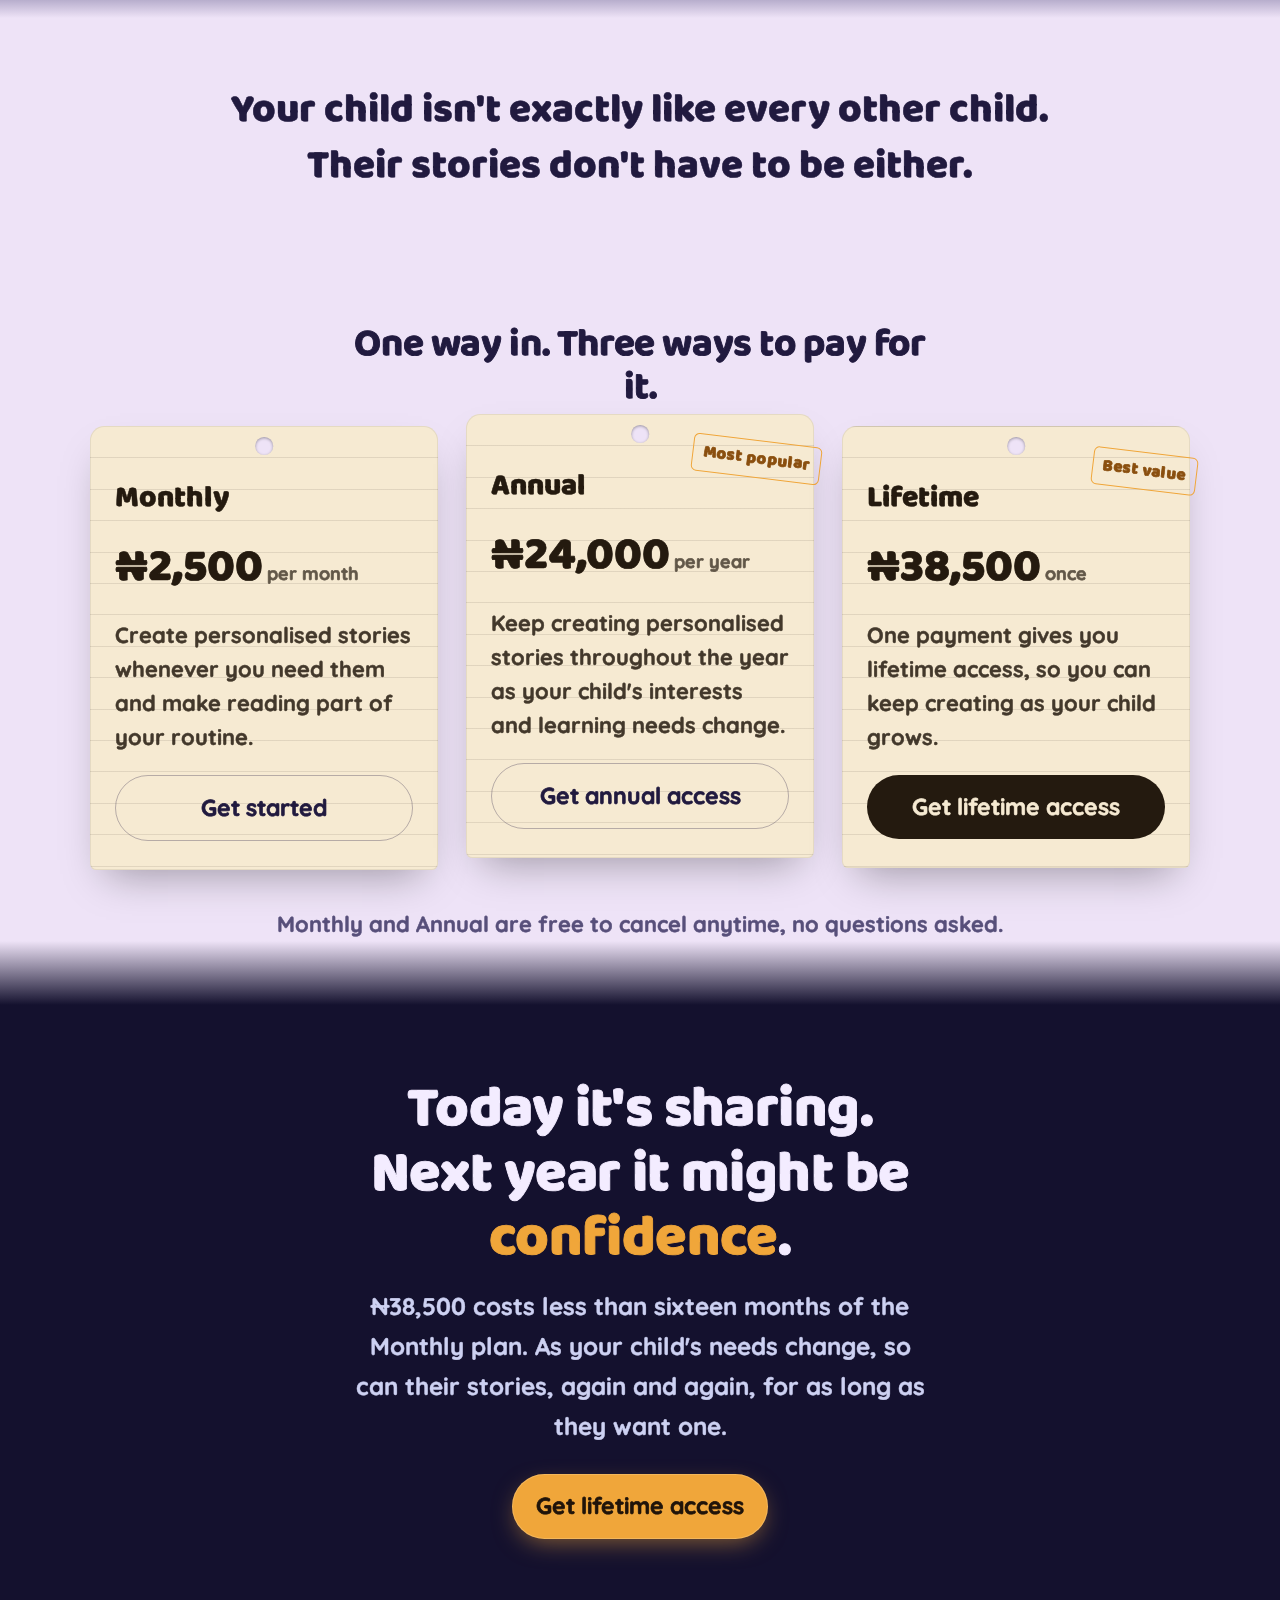
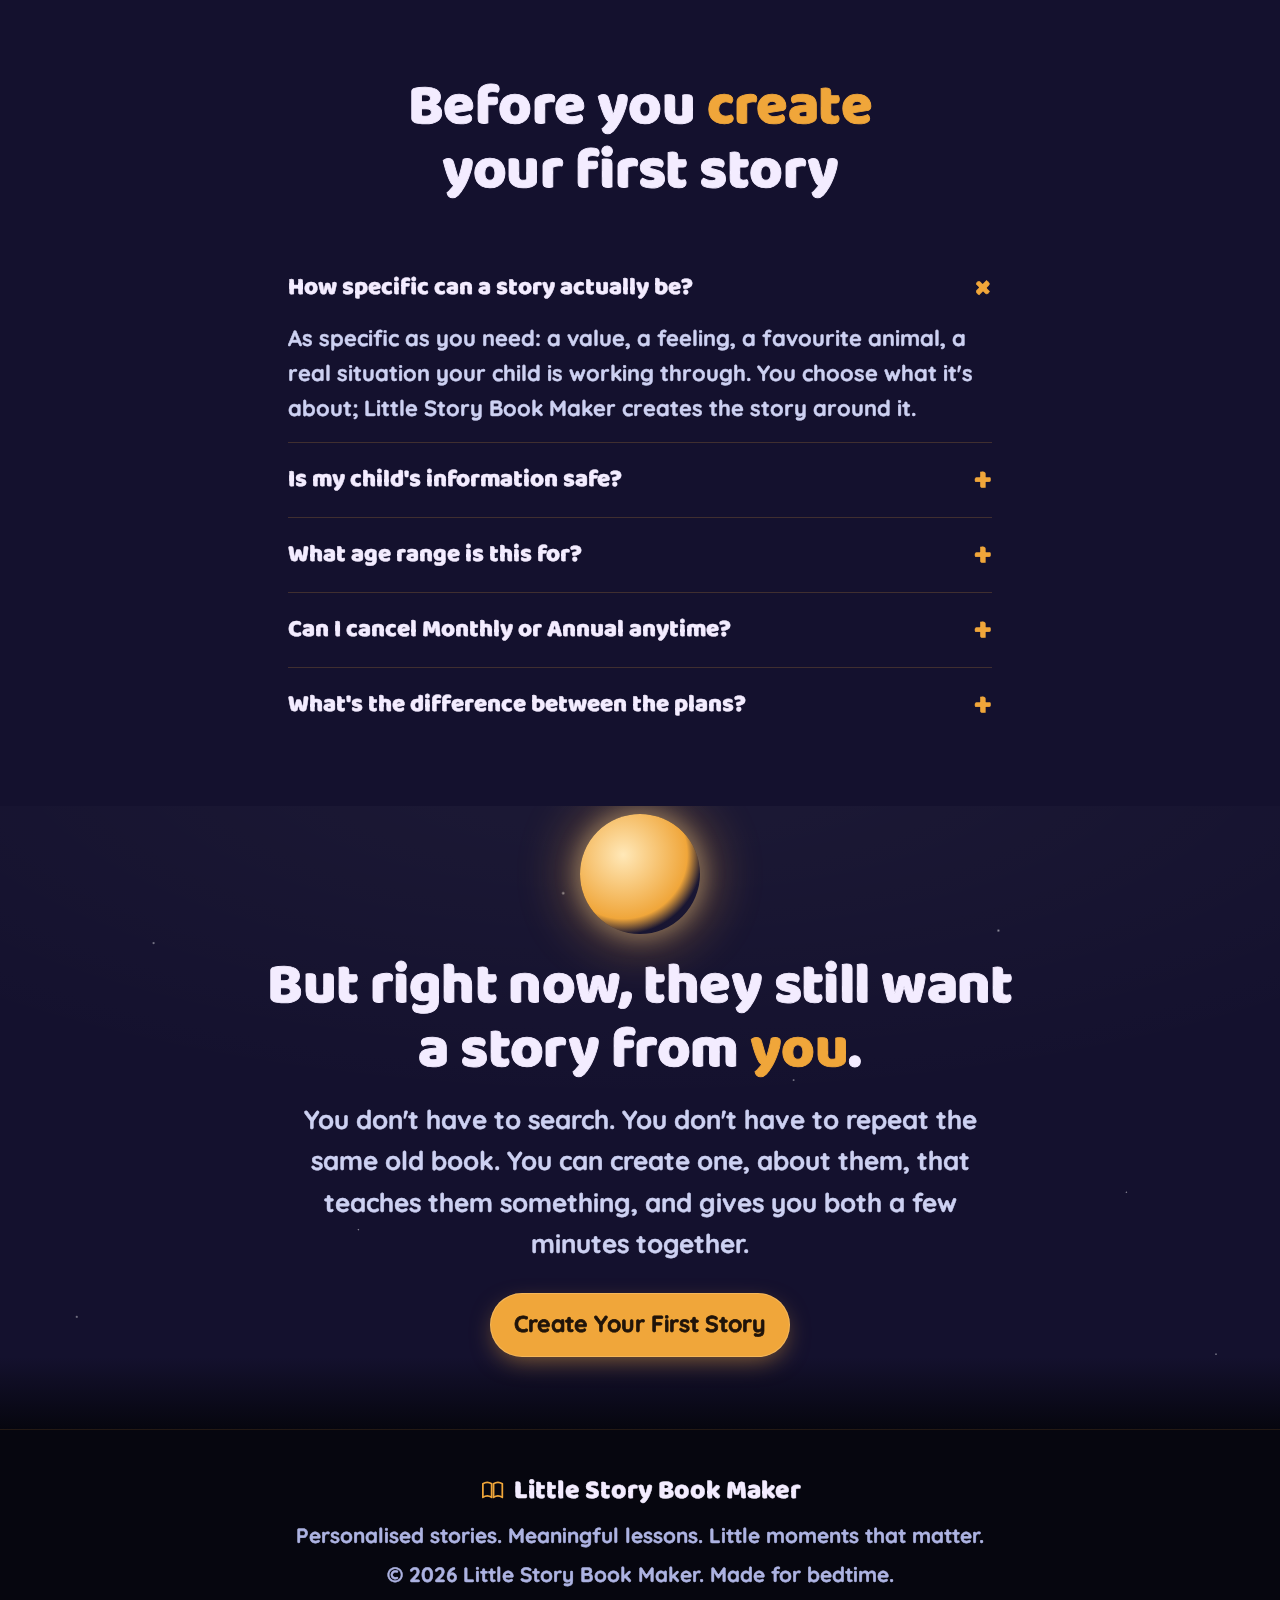
<file: personalised.html>
<!doctype html>
<html lang="en">
<head>
<meta charset="utf-8" />
<meta name="viewport" content="width=device-width, initial-scale=1" />
<title>Little Story Book Maker: The Story They Actually Need, Made Just For Them</title>
<meta name="description" content="You probably don't need another children's book. You need one specific story, made for exactly what your child is learning, loving or working through right now." />
<link rel="preconnect" href="https://fonts.googleapis.com" />
<link rel="preconnect" href="https://fonts.gstatic.com" crossorigin />
<link href="https://fonts.googleapis.com/css2?family=Baloo+2:wght@500;600;700;800&family=Quicksand:wght@500;600;700;800&display=swap" rel="stylesheet" />
<link rel="stylesheet" href="assets/night-theme.css" />
<!--
THESIS: Personalisation is proven by specificity, not adjectives — the hero and ingredient list both replace "a story" with the exact things this one child needs.
OWN-WORLD: Same twilight tone-chain as bonding.html.
STORY: A mum whose shelf is already full realises the gap isn't more books, it's the one book built for this exact moment.
FIRST VIEWPORT: Night sky, breathing moon, papercut parent-and-child-with-book silhouette, headline contrasting "more" against "right".
FORM: Shared night-theme.css system carried over from the approved bonding.html redesign.
FINISH: unreviewed and undocumented is unfinished; this build ends with the finish review, the verdict, DESIGN.md, and every shipping raster carrying its provenance.
-->
</head>
<body>

<nav class="nav">
  <div class="wrap">
    <a href="#top" class="nav-brand">
      <svg class="nav-logo" viewBox="0 0 28 28" fill="none" aria-hidden="true"><path d="M4 7c3-2 6-2 9 0v14c-3-2-6-2-9 0Z" stroke="currentColor" stroke-width="1.8" stroke-linejoin="round"/><path d="M24 7c-3-2-6-2-9 0v14c3-2 6-2 9 0Z" stroke="currentColor" stroke-width="1.8" stroke-linejoin="round"/></svg>
      Little Story Book Maker
    </a>
    <a href="https://littlestorybookmaker.com/" class="btn btn-amber nav-cta">Create A Story</a>
  </div>
</nav>

<header class="hero-split skyband" id="top">
  <div class="starfield" aria-hidden="true"></div>
  <div class="wrap hero-split-grid">
    <div class="hero-media" data-reveal>
      <img src="assets/images/bonding-hero.jpg" alt="A mother and daughter smiling together in bed at night as they read a personalised story on a tablet, with a dragon and castle glowing to life beside them." width="900" height="1350" />
    </div>
    <div class="hero-text">
      <h1>You don't need <em>more</em> books. You need the right one.</h1>
    </div>
  </div>
</header>

<section class="hero-intro">
  <div class="wrap" data-reveal>
    <p>You probably already have enough children's books. The problem is that sometimes you need a very specific story: one that teaches sharing, introduces a new word, or is about the animal they're suddenly obsessed with. What if you could simply create it?</p>
    <p class="hero-note">No app to download to see the idea. Try it below.</p>
    <div class="hero-actions">
      <a href="https://littlestorybookmaker.com/" class="btn btn-amber">Create a story</a>
    </div>
  </div>
</section>

<section class="howband" id="need">
  <div class="wrap">
    <div class="section-head" data-reveal>
      <h2>You need a story that teaches this child, this week.</h2>
      <p class="lede">A story that teaches your child to share. A story that introduces new words. A story about the animal they're suddenly obsessed with. A quick bedtime story when you're too tired to search through the entire bookshelf. Little Story Book Maker lets you create a personalised story around what your child needs, loves and is learning, in just a few minutes.</p>
    </div>
    <ol class="steps-simple" data-reveal>
      <li><span class="step-num">1</span><h4>Tell it what you want the story to be about.</h4></li>
      <li><span class="step-num">2</span><h4>Then create.</h4></li>
      <li><span class="step-num">3</span><h4>Sit down and read it together.</h4></li>
    </ol>
  </div>
</section>

<section class="section" id="what">
  <div class="wrap">
    <div class="section-head" data-reveal>
      <h2>Instead of searching through hundreds of stories, <span>create</span> one about&hellip;</h2>
    </div>
    <div class="starpath" data-reveal>
      <div class="starpath-item">
        <svg viewBox="0 0 34 34" fill="none" stroke="currentColor" stroke-width="1.8"><circle cx="17" cy="17" r="11"/></svg>
        <h3>Their favourite animal</h3>
        <p>Whatever it is this week.</p>
      </div>
      <div class="starpath-item">
        <svg viewBox="0 0 34 34" fill="none" stroke="currentColor" stroke-width="1.8"><path d="M17 5 L19 13 L27 13 L20.5 18 L23 26 L17 21 L11 26 L13.5 18 L7 13 L15 13 Z"/></svg>
        <h3>A new word they're learning</h3>
        <p>Give their growing vocabulary a story to hold onto it in.</p>
      </div>
      <div class="starpath-item">
        <svg viewBox="0 0 34 34" fill="none" stroke="currentColor" stroke-width="1.8"><path d="M17 6 C21 3 27 5 27 12 C27 20 17 27 17 27 C17 27 7 20 7 12 C7 5 13 3 17 6 Z"/></svg>
        <h3>Sharing with their friends</h3>
        <p>For the moment that needs a gentle follow-up.</p>
      </div>
      <div class="starpath-item">
        <svg viewBox="0 0 34 34" fill="none" stroke="currentColor" stroke-width="1.8"><path d="M17 5 C24 5 27 12 27 17 C27 24 20 29 17 29 C14 29 7 24 7 17 C7 12 10 5 17 5 Z"/></svg>
        <h3>Being brave on their first day</h3>
        <p>Of school, of swimming lessons, of anything new.</p>
      </div>
    </div>
  </div>
</section>

<section class="reinforce">
  <div class="wrap" data-reveal>
    <p>Your child isn't exactly like every other child. Their stories don't have to be either.</p>
  </div>
</section>

<section class="section" id="pricing">
  <div class="wrap">
    <div class="pricing-head" data-reveal>
      <h2>One way in. Three ways to pay for it.</h2>
    </div>
    <div class="cardshelf" data-reveal>
      <div class="libcard">
        <div class="plan-name">Monthly</div>
        <div class="plan-price">&#8358;2,500<span>per month</span></div>
        <p class="plan-body">Create personalised stories whenever you need them and make reading part of your routine.</p>
        <a href="https://littlestorybookmaker.com/" class="btn btn-outline-ink btn-block">Get started</a>
      </div>
      <div class="libcard is-annual">
        <span class="libcard-stamp">Most popular</span>
        <div class="plan-name">Annual</div>
        <div class="plan-price">&#8358;24,000<span>per year</span></div>
        <p class="plan-body">Keep creating personalised stories throughout the year as your child's interests and learning needs change.</p>
        <a href="https://littlestorybookmaker.com/" class="btn btn-outline-ink btn-block">Get annual access</a>
      </div>
      <div class="libcard">
        <span class="libcard-stamp">Best value</span>
        <div class="plan-name">Lifetime</div>
        <div class="plan-price">&#8358;38,500<span>once</span></div>
        <p class="plan-body">One payment gives you lifetime access, so you can keep creating as your child grows.</p>
        <a href="https://littlestorybookmaker.com/" class="btn btn-amber btn-block">Get lifetime access</a>
      </div>
    </div>
    <p class="pricing-foot" data-reveal>Monthly and Annual are free to cancel anytime, no questions asked.</p>
  </div>
</section>

<section class="whyband">
  <div class="wrap">
    <div class="section-head" data-reveal>
      <h2>Today it's sharing. Next year it might be <span>confidence</span>.</h2>
      <p class="lede">&#8358;38,500 costs less than sixteen months of the Monthly plan. As your child's needs change, so can their stories, again and again, for as long as they want one.</p>
    </div>
    <a href="https://littlestorybookmaker.com/" class="btn btn-amber" data-reveal>Get lifetime access</a>
  </div>
</section>

<section class="section faq-section">
  <div class="wrap">
    <div class="section-head" data-reveal>
      <h2>Before you <span>create</span> your first story</h2>
    </div>
    <div class="faq" data-reveal>
      <details open>
        <summary>How specific can a story actually be?</summary>
        <p>As specific as you need: a value, a feeling, a favourite animal, a real situation your child is working through. You choose what it's about; Little Story Book Maker creates the story around it.</p>
      </details>
      <details>
        <summary>Is my child's information safe?</summary>
        <p>Yes. You are the account holder. Little Story Book Maker is built for parents to create for their children, with no child-facing sign-up or public profile.</p>
      </details>
      <details>
        <summary>What age range is this for?</summary>
        <p>Little Story Book Maker is designed for ages 2 to 10, and grows with your child as their interests and vocabulary change.</p>
      </details>
      <details>
        <summary>Can I cancel Monthly or Annual anytime?</summary>
        <p>Yes. Monthly and Annual are straightforward subscriptions with no lock-in. If you'd rather never think about it again, Lifetime is a single payment with nothing to cancel.</p>
      </details>
      <details>
        <summary>What's the difference between the plans?</summary>
        <p>All three plans let you create unlimited personalised stories. Monthly and Annual are recurring access at different commitment lengths; Lifetime is one payment for permanent access.</p>
      </details>
    </div>
  </div>
</section>

<section class="final-cta skyband">
  <div class="starfield" aria-hidden="true"></div>
  <div class="moon" aria-hidden="true"></div>
  <div class="wrap" data-reveal>
    <h2>But right now, they still want a story from <span style="color:var(--moon-glow);">you</span>.</h2>
    <p>You don't have to search. You don't have to repeat the same old book. You can create one, about them, that teaches them something, and gives you both a few minutes together.</p>
    <div class="hero-actions" style="margin-top:1.75rem;">
      <a href="https://littlestorybookmaker.com/" class="btn btn-amber">Create Your First Story</a>
    </div>
  </div>
</section>

<footer>
  <div class="wrap">
    <div class="nav-brand" style="justify-content:center;">
      <svg class="nav-logo" viewBox="0 0 28 28" fill="none" aria-hidden="true"><path d="M4 7c3-2 6-2 9 0v14c-3-2-6-2-9 0Z" stroke="currentColor" stroke-width="1.8" stroke-linejoin="round"/><path d="M24 7c-3-2-6-2-9 0v14c3-2 6-2 9 0Z" stroke="currentColor" stroke-width="1.8" stroke-linejoin="round"/></svg>
      Little Story Book Maker
    </div>
    <p>Personalised stories. Meaningful lessons. Little moments that matter.</p>
    <p>&copy; 2026 Little Story Book Maker. Made for bedtime.</p>
  </div>
</footer>

<script src="assets/reveal.js"></script>
</body>
</html>
</file>
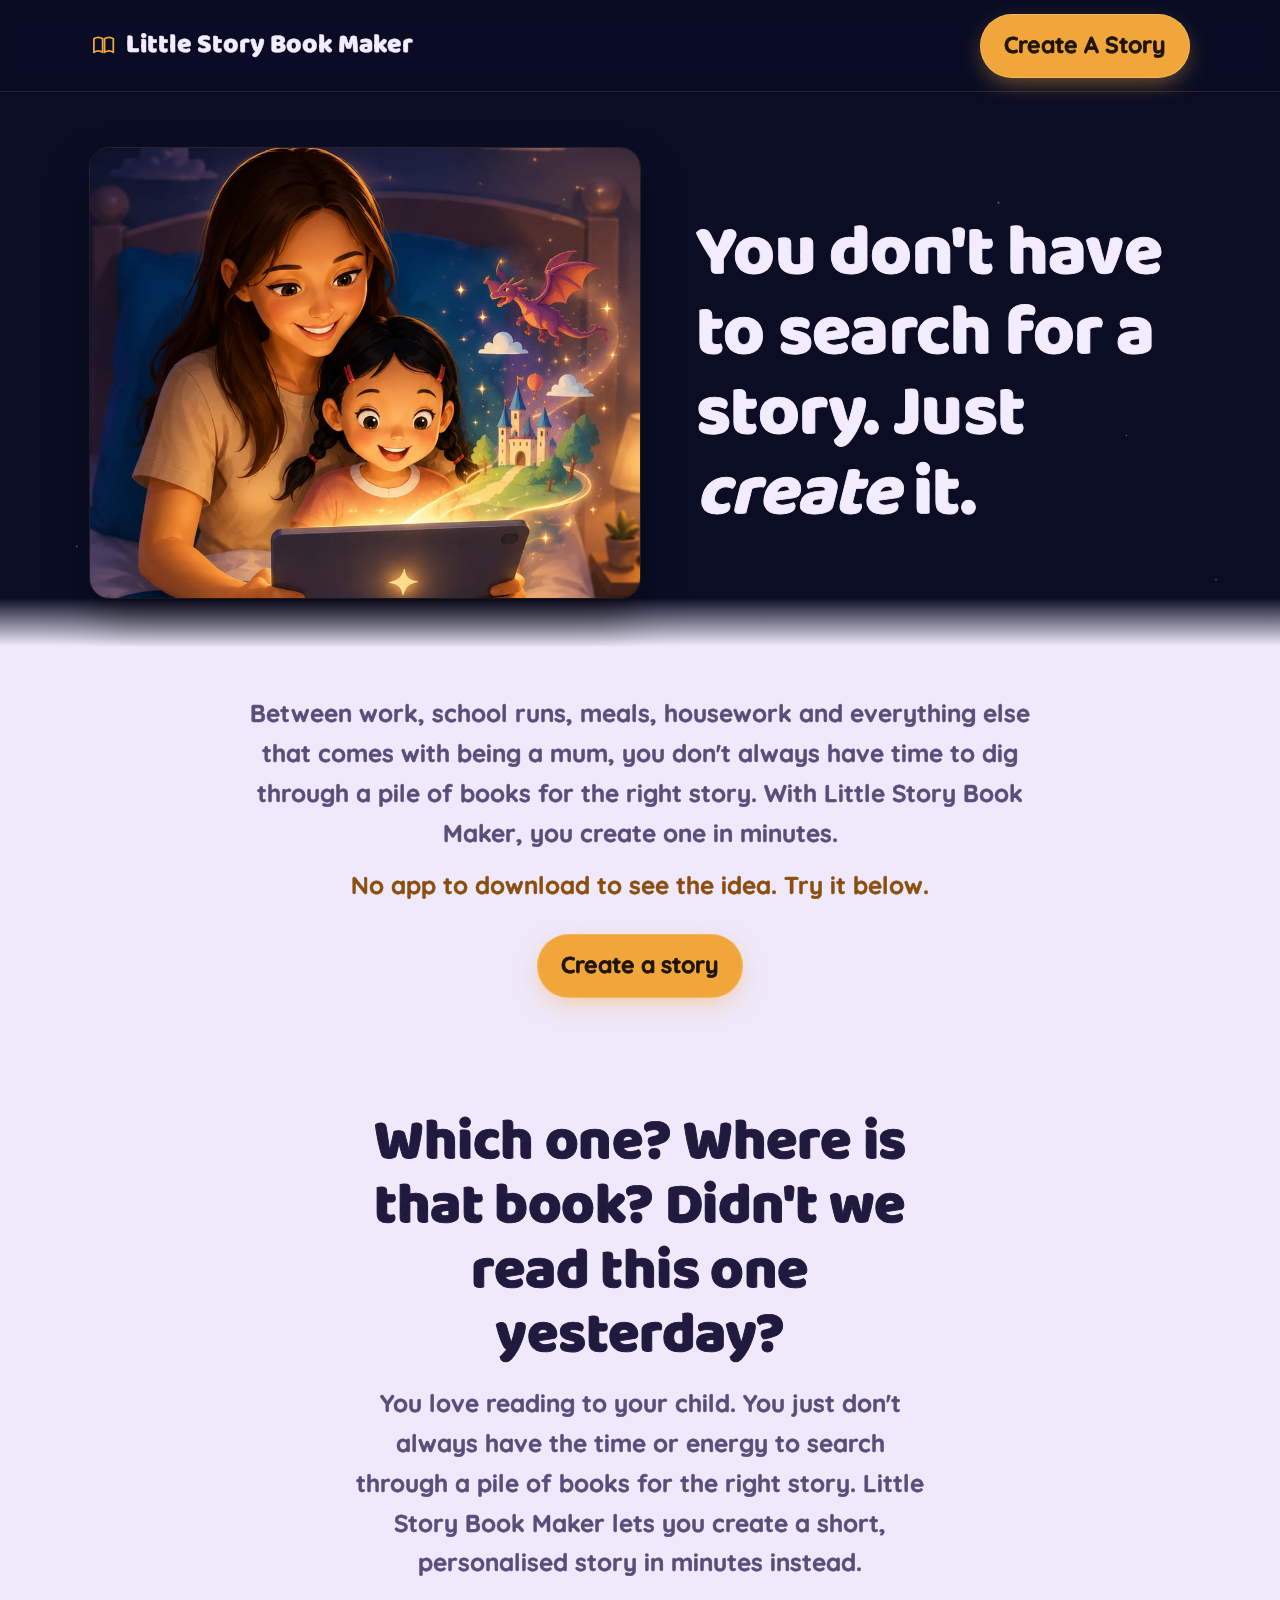
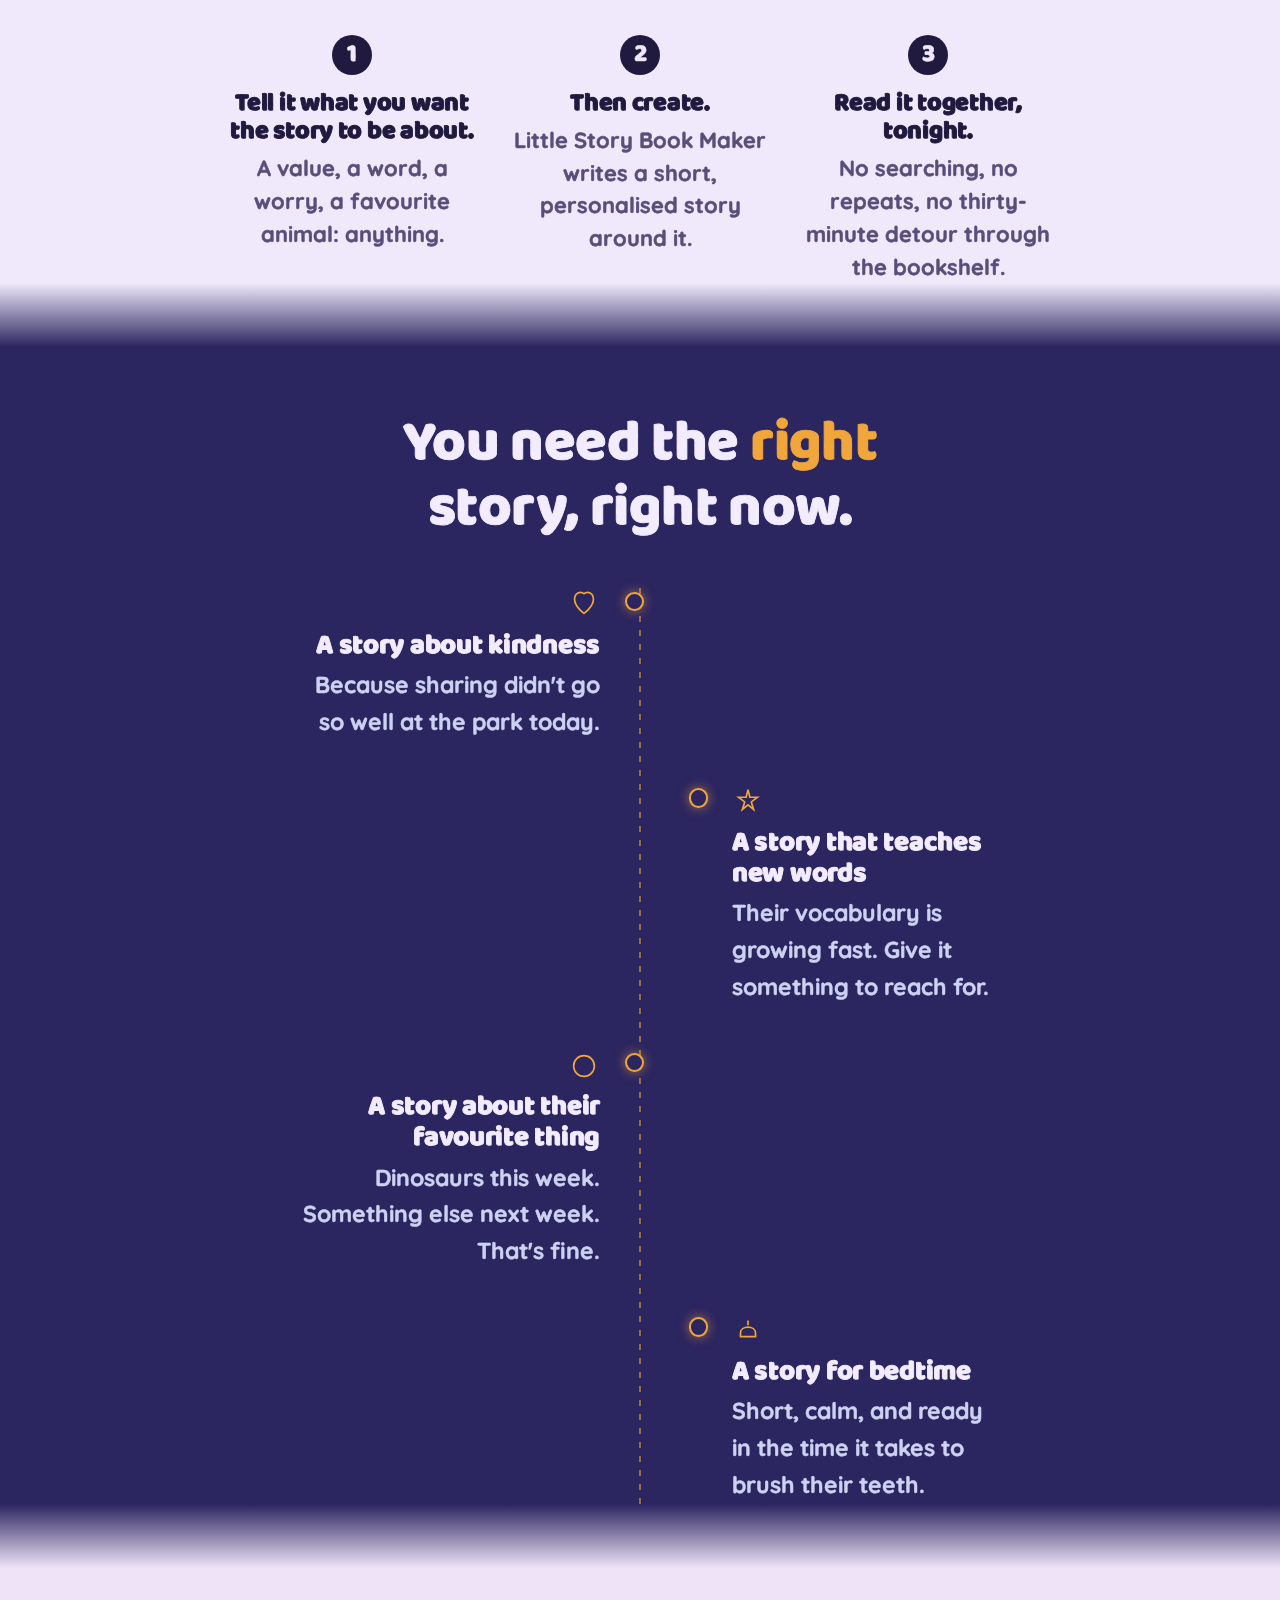
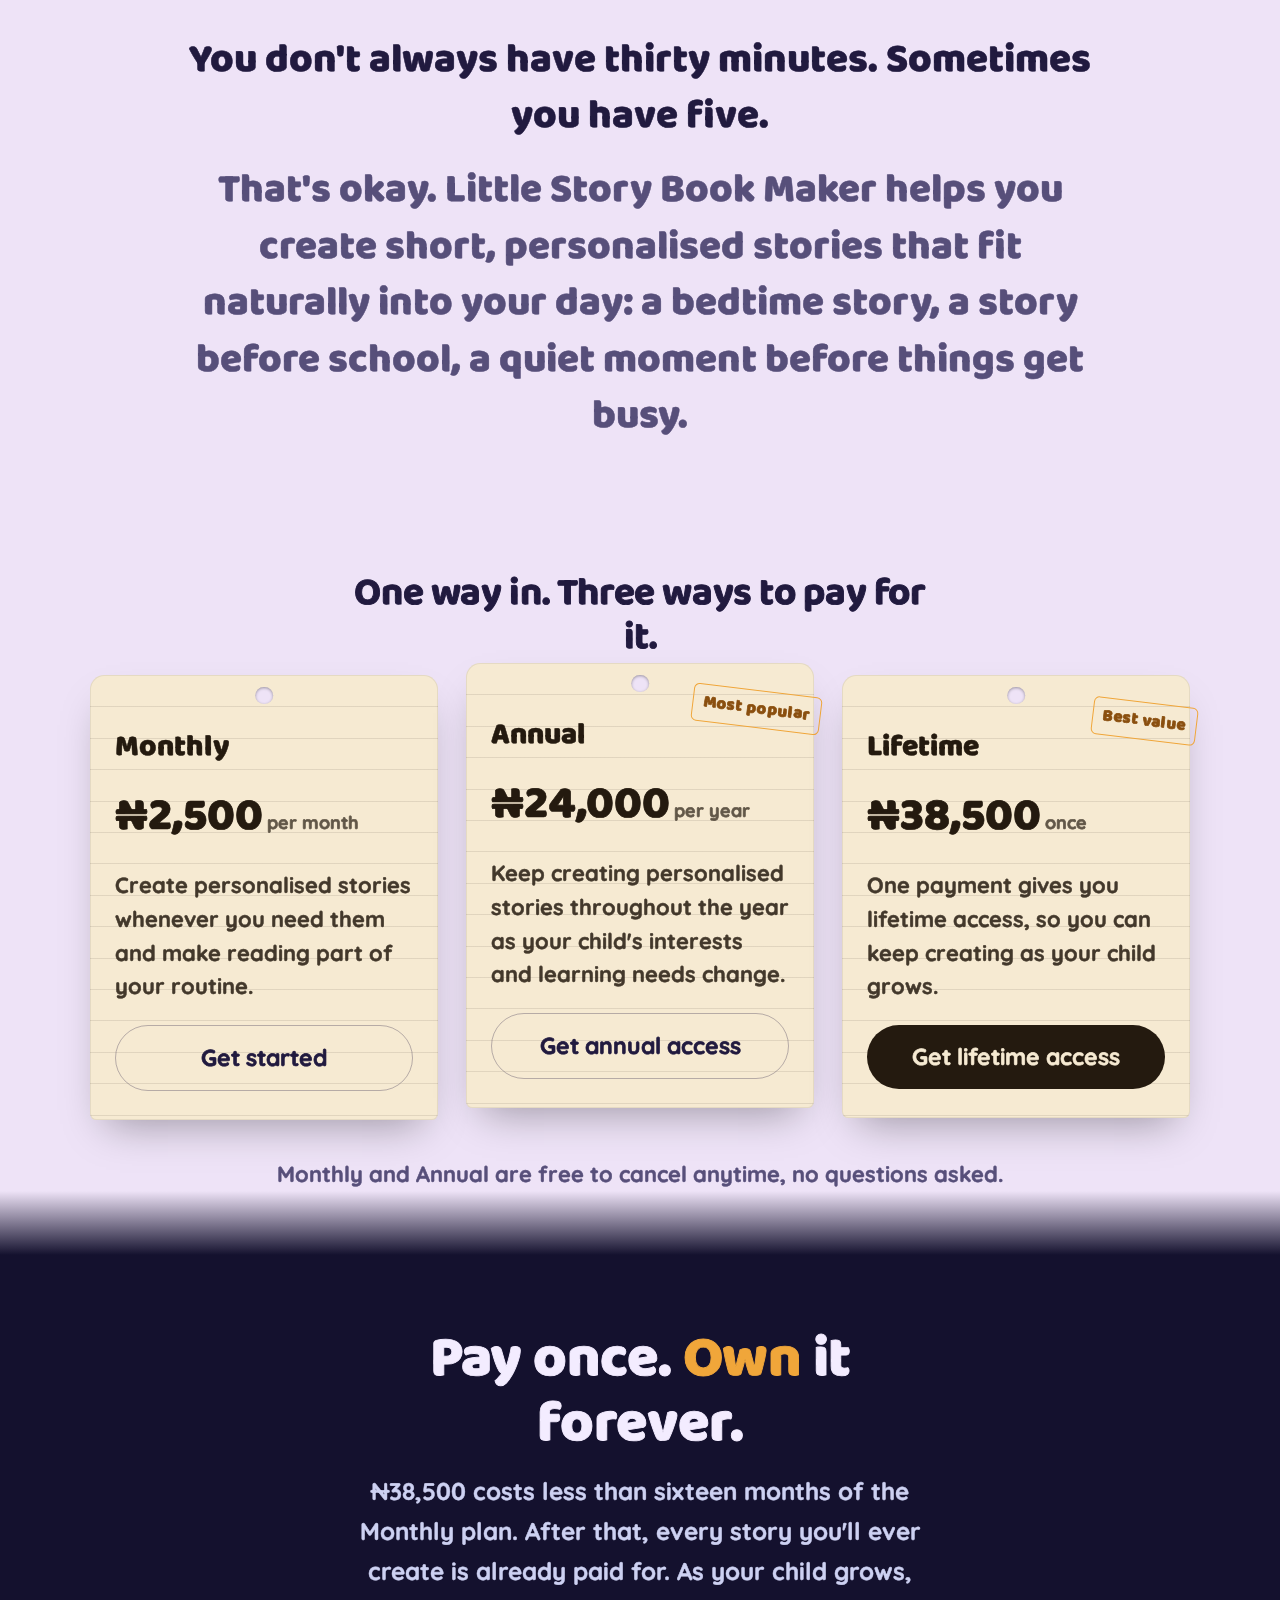
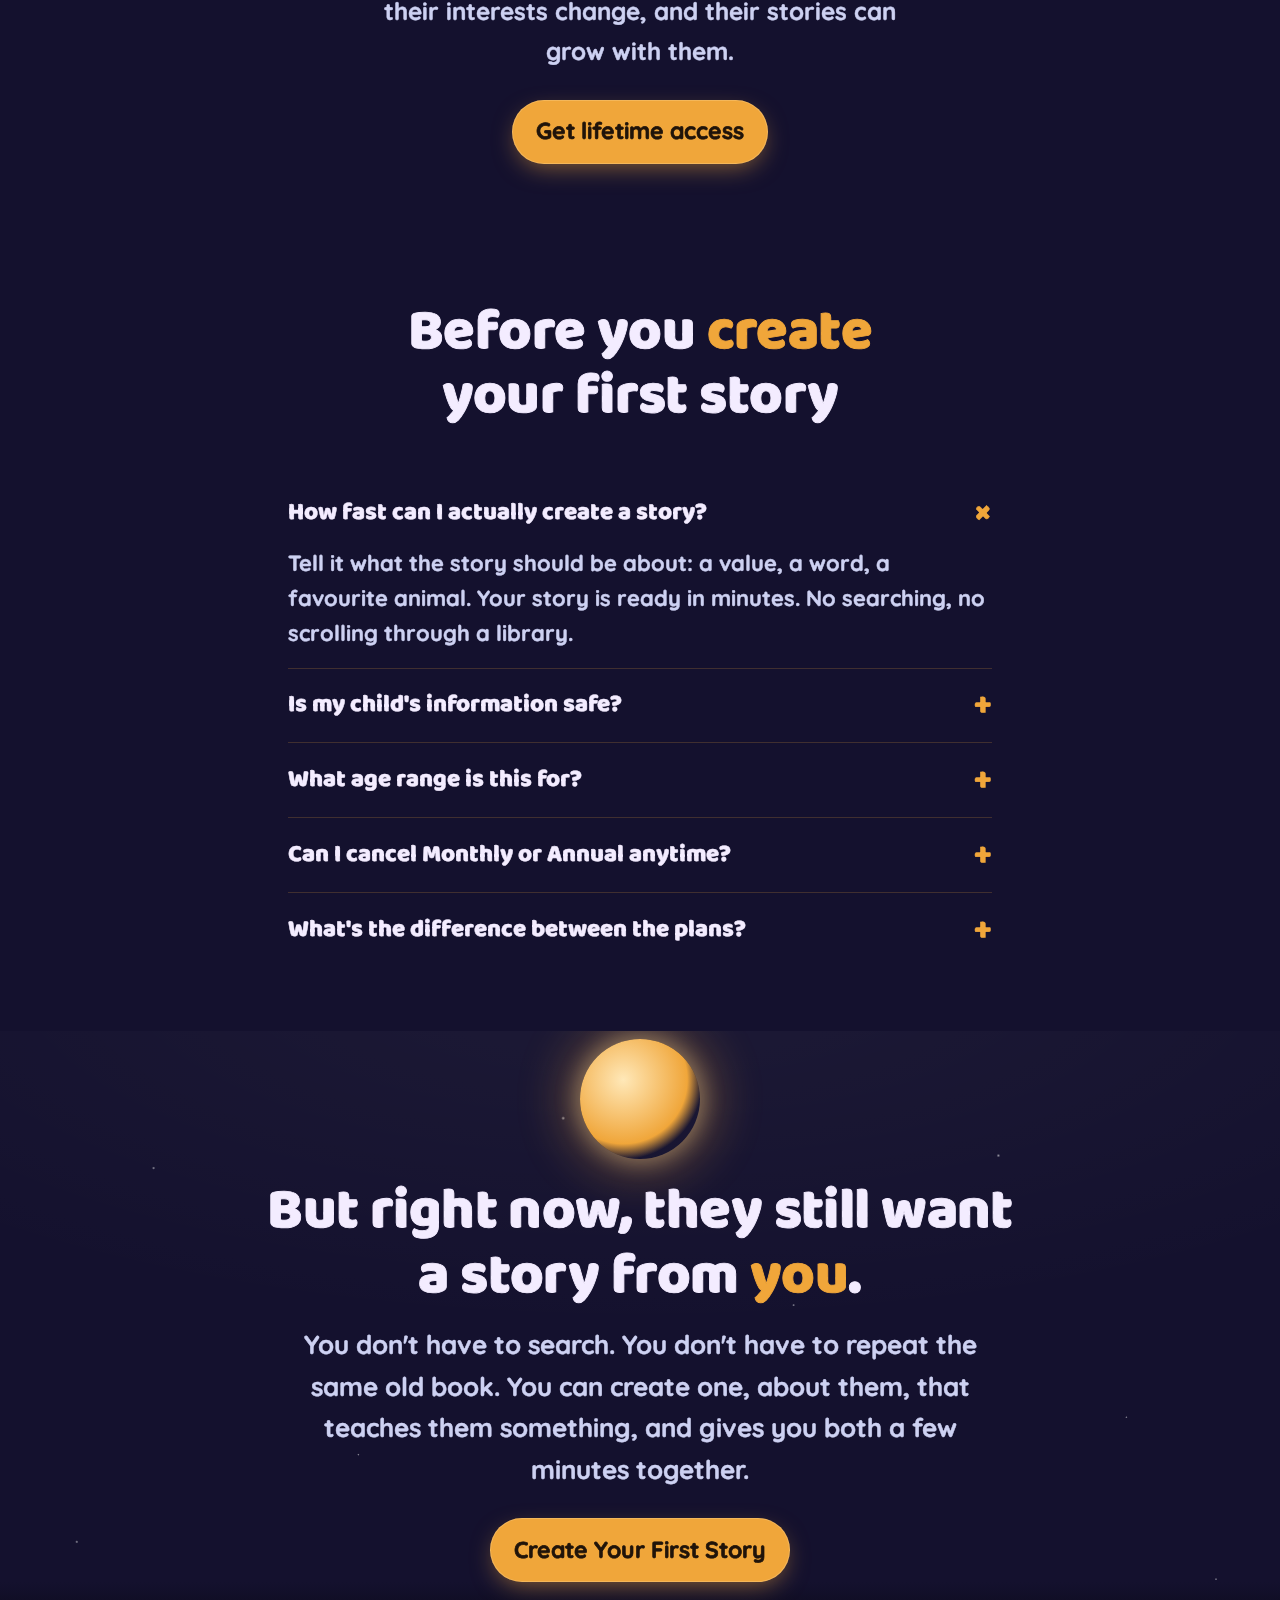
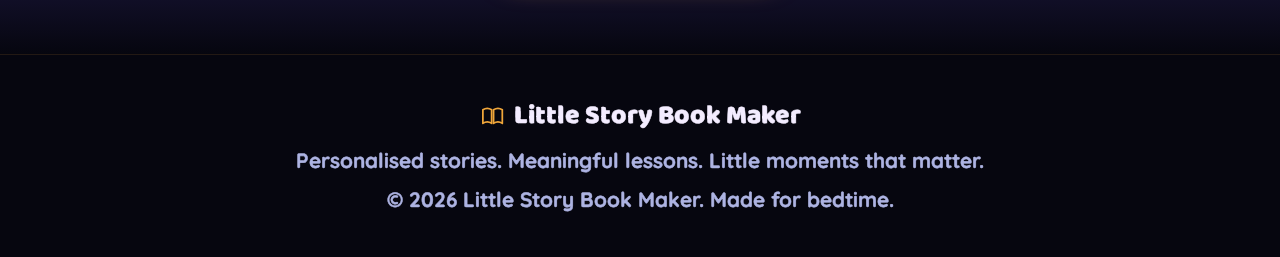
<file: speed.html>
<!doctype html>
<html lang="en">
<head>
<meta charset="utf-8" />
<meta name="viewport" content="width=device-width, initial-scale=1" />
<title>Little Story Book Maker: Create Their Story In Minutes, Not Hours</title>
<meta name="description" content="Create a personalised children's story in minutes. No searching through bookshelves for the right story, just tell it what you need and read together tonight." />
<link rel="preconnect" href="https://fonts.googleapis.com" />
<link rel="preconnect" href="https://fonts.gstatic.com" crossorigin />
<link href="https://fonts.googleapis.com/css2?family=Baloo+2:wght@500;600;700;800&family=Quicksand:wght@500;600;700;800&display=swap" rel="stylesheet" />
<link rel="stylesheet" href="assets/night-theme.css" />
<!--
THESIS: Speed isn't a feature callout here, it's the whole shape of the page — a night-sky ritual page you can move through as fast as the product itself works.
OWN-WORLD: Same twilight tone-chain as bonding.html — dark hero, light how-it-works, dark ingredient list, light reinforcement + pricing, dark why-lifetime/FAQ, darkest close.
STORY: A mum with five minutes, not thirty, sees the three-step path immediately and believes she can actually finish this tonight.
FIRST VIEWPORT: Night sky, breathing moon, papercut parent-and-child-with-book silhouette, bold headline replacing "search" with "create".
FORM: Shared night-theme.css system carried over from the approved bonding.html redesign, applied to this page's own copy.
FINISH: unreviewed and undocumented is unfinished; this build ends with the finish review, the verdict, DESIGN.md, and every shipping raster carrying its provenance.
-->
</head>
<body>

<nav class="nav">
  <div class="wrap">
    <a href="#top" class="nav-brand">
      <svg class="nav-logo" viewBox="0 0 28 28" fill="none" aria-hidden="true"><path d="M4 7c3-2 6-2 9 0v14c-3-2-6-2-9 0Z" stroke="currentColor" stroke-width="1.8" stroke-linejoin="round"/><path d="M24 7c-3-2-6-2-9 0v14c3-2 6-2 9 0Z" stroke="currentColor" stroke-width="1.8" stroke-linejoin="round"/></svg>
      Little Story Book Maker
    </a>
    <a href="https://littlestorybookmaker.com/" class="btn btn-amber nav-cta">Create A Story</a>
  </div>
</nav>

<header class="hero-split skyband" id="top">
  <div class="starfield" aria-hidden="true"></div>
  <div class="wrap hero-split-grid">
    <div class="hero-media" data-reveal>
      <img src="assets/images/bonding-hero.jpg" alt="A mother and daughter smiling together in bed at night as they read a personalised story on a tablet, with a dragon and castle glowing to life beside them." width="900" height="1350" />
    </div>
    <div class="hero-text">
      <h1>You don't have to search for a story. Just <em>create</em> it.</h1>
    </div>
  </div>
</header>

<section class="hero-intro">
  <div class="wrap" data-reveal>
    <p>Between work, school runs, meals, housework and everything else that comes with being a mum, you don't always have time to dig through a pile of books for the right story. With Little Story Book Maker, you create one in minutes.</p>
    <p class="hero-note">No app to download to see the idea. Try it below.</p>
    <div class="hero-actions">
      <a href="https://littlestorybookmaker.com/" class="btn btn-amber">Create a story</a>
    </div>
  </div>
</section>

<section class="howband" id="how">
  <div class="wrap">
    <div class="section-head" data-reveal>
      <h2>Which one? Where is that book? Didn't we read this one yesterday?</h2>
      <p class="lede">You love reading to your child. You just don't always have the time or energy to search through a pile of books for the right story. Little Story Book Maker lets you create a short, personalised story in minutes instead.</p>
    </div>
    <ol class="steps-simple" data-reveal>
      <li><span class="step-num">1</span><h4>Tell it what you want the story to be about.</h4><p>A value, a word, a worry, a favourite animal: anything.</p></li>
      <li><span class="step-num">2</span><h4>Then create.</h4><p>Little Story Book Maker writes a short, personalised story around it.</p></li>
      <li><span class="step-num">3</span><h4>Read it together, tonight.</h4><p>No searching, no repeats, no thirty-minute detour through the bookshelf.</p></li>
    </ol>
  </div>
</section>

<section class="section" id="what">
  <div class="wrap">
    <div class="section-head" data-reveal>
      <h2>You need the <span>right</span> story, right now.</h2>
    </div>
    <div class="starpath" data-reveal>
      <div class="starpath-item">
        <svg viewBox="0 0 34 34" fill="none" stroke="currentColor" stroke-width="1.8"><path d="M17 6 C21 3 27 5 27 12 C27 20 17 27 17 27 C17 27 7 20 7 12 C7 5 13 3 17 6 Z"/></svg>
        <h3>A story about kindness</h3>
        <p>Because sharing didn't go so well at the park today.</p>
      </div>
      <div class="starpath-item">
        <svg viewBox="0 0 34 34" fill="none" stroke="currentColor" stroke-width="1.8"><path d="M17 5 L19 13 L27 13 L20.5 18 L23 26 L17 21 L11 26 L13.5 18 L7 13 L15 13 Z"/></svg>
        <h3>A story that teaches new words</h3>
        <p>Their vocabulary is growing fast. Give it something to reach for.</p>
      </div>
      <div class="starpath-item">
        <svg viewBox="0 0 34 34" fill="none" stroke="currentColor" stroke-width="1.8"><circle cx="17" cy="17" r="11"/></svg>
        <h3>A story about their favourite thing</h3>
        <p>Dinosaurs this week. Something else next week. That's fine.</p>
      </div>
      <div class="starpath-item">
        <svg viewBox="0 0 34 34" fill="none" stroke="currentColor" stroke-width="1.8"><path d="M9 20 C9 12 25 12 25 20 L25 24 L9 24 Z"/><line x1="17" y1="7" x2="17" y2="12"/></svg>
        <h3>A story for bedtime</h3>
        <p>Short, calm, and ready in the time it takes to brush their teeth.</p>
      </div>
    </div>
  </div>
</section>

<section class="reinforce">
  <div class="wrap" data-reveal>
    <p>You don't always have thirty minutes. Sometimes you have five.</p>
    <p class="lede" style="color:var(--ink-muted);margin-top:1.1rem;">That's okay. Little Story Book Maker helps you create short, personalised stories that fit naturally into your day: a bedtime story, a story before school, a quiet moment before things get busy.</p>
  </div>
</section>

<section class="section" id="pricing">
  <div class="wrap">
    <div class="pricing-head" data-reveal>
      <h2>One way in. Three ways to pay for it.</h2>
    </div>
    <div class="cardshelf" data-reveal>
      <div class="libcard">
        <div class="plan-name">Monthly</div>
        <div class="plan-price">&#8358;2,500<span>per month</span></div>
        <p class="plan-body">Create personalised stories whenever you need them and make reading part of your routine.</p>
        <a href="https://littlestorybookmaker.com/" class="btn btn-outline-ink btn-block">Get started</a>
      </div>
      <div class="libcard is-annual">
        <span class="libcard-stamp">Most popular</span>
        <div class="plan-name">Annual</div>
        <div class="plan-price">&#8358;24,000<span>per year</span></div>
        <p class="plan-body">Keep creating personalised stories throughout the year as your child's interests and learning needs change.</p>
        <a href="https://littlestorybookmaker.com/" class="btn btn-outline-ink btn-block">Get annual access</a>
      </div>
      <div class="libcard">
        <span class="libcard-stamp">Best value</span>
        <div class="plan-name">Lifetime</div>
        <div class="plan-price">&#8358;38,500<span>once</span></div>
        <p class="plan-body">One payment gives you lifetime access, so you can keep creating as your child grows.</p>
        <a href="https://littlestorybookmaker.com/" class="btn btn-amber btn-block">Get lifetime access</a>
      </div>
    </div>
    <p class="pricing-foot" data-reveal>Monthly and Annual are free to cancel anytime, no questions asked.</p>
  </div>
</section>

<section class="whyband">
  <div class="wrap">
    <div class="section-head" data-reveal>
      <h2>Pay once. <span>Own</span> it forever.</h2>
      <p class="lede">&#8358;38,500 costs less than sixteen months of the Monthly plan. After that, every story you'll ever create is already paid for. As your child grows, their interests change, and their stories can grow with them.</p>
    </div>
    <a href="https://littlestorybookmaker.com/" class="btn btn-amber" data-reveal>Get lifetime access</a>
  </div>
</section>

<section class="section faq-section">
  <div class="wrap">
    <div class="section-head" data-reveal>
      <h2>Before you <span>create</span> your first story</h2>
    </div>
    <div class="faq" data-reveal>
      <details open>
        <summary>How fast can I actually create a story?</summary>
        <p>Tell it what the story should be about: a value, a word, a favourite animal. Your story is ready in minutes. No searching, no scrolling through a library.</p>
      </details>
      <details>
        <summary>Is my child's information safe?</summary>
        <p>Yes. You are the account holder. Little Story Book Maker is built for parents to create for their children, with no child-facing sign-up or public profile.</p>
      </details>
      <details>
        <summary>What age range is this for?</summary>
        <p>Little Story Book Maker is designed for ages 2 to 10, and grows with your child as their interests and vocabulary change.</p>
      </details>
      <details>
        <summary>Can I cancel Monthly or Annual anytime?</summary>
        <p>Yes. Monthly and Annual are straightforward subscriptions with no lock-in. If you'd rather never think about it again, Lifetime is a single payment with nothing to cancel.</p>
      </details>
      <details>
        <summary>What's the difference between the plans?</summary>
        <p>All three plans let you create unlimited personalised stories. Monthly and Annual are recurring access at different commitment lengths; Lifetime is one payment for permanent access.</p>
      </details>
    </div>
  </div>
</section>

<section class="final-cta skyband">
  <div class="starfield" aria-hidden="true"></div>
  <div class="moon" aria-hidden="true"></div>
  <div class="wrap" data-reveal>
    <h2>But right now, they still want a story from <span style="color:var(--moon-glow);">you</span>.</h2>
    <p>You don't have to search. You don't have to repeat the same old book. You can create one, about them, that teaches them something, and gives you both a few minutes together.</p>
    <div class="hero-actions" style="margin-top:1.75rem;">
      <a href="https://littlestorybookmaker.com/" class="btn btn-amber">Create Your First Story</a>
    </div>
  </div>
</section>

<footer>
  <div class="wrap">
    <div class="nav-brand" style="justify-content:center;">
      <svg class="nav-logo" viewBox="0 0 28 28" fill="none" aria-hidden="true"><path d="M4 7c3-2 6-2 9 0v14c-3-2-6-2-9 0Z" stroke="currentColor" stroke-width="1.8" stroke-linejoin="round"/><path d="M24 7c-3-2-6-2-9 0v14c3-2 6-2 9 0Z" stroke="currentColor" stroke-width="1.8" stroke-linejoin="round"/></svg>
      Little Story Book Maker
    </div>
    <p>Personalised stories. Meaningful lessons. Little moments that matter.</p>
    <p>&copy; 2026 Little Story Book Maker. Made for bedtime.</p>
  </div>
</footer>

<script src="assets/reveal.js"></script>
</body>
</html>
</file>
<file: assets/brand.css>
/* Little Story Book Maker — shared campaign brand system, v3
   Cream/sand storybook world: deep purple ink, gold accents.
   No illustrations — visual interest comes from motion: an ambient
   drifting glow behind each hero, a highlighter-pen underline that
   paints itself in, staggered card/list reveals, and button shimmer. */

:root {
  --cream: #fbf3e6;
  --sand: #f3e3c9;
  --sand-deep: #e9d3ab;
  --purple: #3c2159;
  --purple-deep: #2a1640;
  --purple-mid: #6b3fa0;
  --lavender: #cdb8ea;
  --lavender-soft: #e4d7f5;
  --gold: #e0a530;
  --gold-deep: #b9800f;
  --gold-soft: #f3d998;
  --coral: #d9714a;
  --leaf: #4d7c5f;
  --ink: #2a1640;
  --ink-soft: rgba(42, 22, 64, 0.7);
  --ink-faint: rgba(42, 22, 64, 0.5);
  --cloud: #fffdf8;

  --font-display: "Baloo 2", ui-rounded, "Segoe UI", sans-serif;
  --font-body: "Quicksand", "Segoe UI", sans-serif;

  --radius-lg: 28px;
  --radius-md: 18px;
  --radius-pill: 999px;

  --shadow-card: 0 18px 40px -18px rgba(42, 22, 64, 0.25);
  --dots: radial-gradient(rgba(60, 33, 89, 0.055) 1px, transparent 1.5px);
  --dots-dark: radial-gradient(rgba(255, 253, 248, 0.07) 1px, transparent 1.5px);
}

* {
  box-sizing: border-box;
}

html {
  scroll-behavior: smooth;
}

@media (prefers-reduced-motion: reduce) {
  html {
    scroll-behavior: auto;
  }
  * {
    animation-duration: 0.01ms !important;
    animation-iteration-count: 1 !important;
    transition-duration: 0.01ms !important;
    scroll-behavior: auto !important;
  }
}

body {
  margin: 0;
  background-color: var(--cream);
  background-image: var(--dots);
  background-size: 24px 24px;
  color: var(--ink);
  font-family: var(--font-body);
  font-size: 1.05rem;
  line-height: 1.65;
  -webkit-font-smoothing: antialiased;
  overflow-x: hidden;
}

img,
svg {
  max-width: 100%;
  display: block;
}

h1,
h2,
h3 {
  font-family: var(--font-display);
  color: var(--purple);
  line-height: 1.15;
  margin: 0;
  text-wrap: balance;
}

h1 {
  font-size: clamp(2.25rem, 4.6vw, 3.6rem);
  font-weight: 700;
}

h2 {
  font-size: clamp(1.75rem, 3.2vw, 2.5rem);
  font-weight: 700;
}

h3 {
  font-size: 1.35rem;
  font-weight: 700;
}

p {
  margin: 0;
}

a {
  color: inherit;
  text-decoration: none;
}

.eyebrow {
  font-family: var(--font-body);
  font-weight: 700;
  font-size: 0.78rem;
  letter-spacing: 0.18em;
  text-transform: uppercase;
  color: var(--gold-deep);
}

/* --- highlighted vocabulary word motif: paints itself in --- */
.hl {
  position: relative;
  white-space: nowrap;
  font-weight: 700;
  color: var(--purple);
}

.hl::after {
  content: "";
  position: absolute;
  left: -0.08em;
  right: -0.08em;
  bottom: 0.03em;
  height: 0.38em;
  background: var(--gold-soft);
  border-radius: 3px;
  z-index: -1;
  transform: scaleX(0) rotate(-0.6deg);
  transform-origin: left center;
  animation: paintIn 0.7s cubic-bezier(0.65, 0, 0.35, 1) 0.5s both;
}

.hl-lavender::after {
  background: var(--lavender-soft);
}

@keyframes paintIn {
  to {
    transform: scaleX(1) rotate(-0.6deg);
  }
}

/* --- hand-drawn scribble circle, replaces pill badges --- */
.scribble {
  position: relative;
  display: inline-block;
}

.scribble::before {
  content: "";
  position: absolute;
  inset: -0.5em -0.7em;
  border: 2px solid currentColor;
  border-radius: 52% 48% 51% 49% / 46% 53% 47% 54%;
  transform: rotate(-1.4deg);
  opacity: 0.85;
  z-index: -1;
}

@keyframes badgeBreathe {
  0%,
  100% {
    transform: scale(1) rotate(-1.4deg);
  }
  50% {
    transform: scale(1.06) rotate(-1.4deg);
  }
}

.plan-badge.scribble::before {
  animation: badgeBreathe 2.6s ease-in-out infinite;
}

/* --- layout shell --- */
.wrap {
  max-width: 1120px;
  margin: 0 auto;
  padding: 0 24px;
}

section {
  position: relative;
  padding: 88px 0;
}

@media (max-width: 640px) {
  section {
    padding: 64px 0;
  }
}

/* --- sticky nav --- */
.nav {
  position: sticky;
  top: 0;
  z-index: 40;
  background: rgba(251, 243, 230, 0.9);
  backdrop-filter: blur(10px);
  border-bottom: 1px solid rgba(42, 22, 64, 0.08);
  transition: box-shadow 0.25s ease, background 0.25s ease;
}

.nav.scrolled {
  background: rgba(251, 243, 230, 0.97);
  box-shadow: 0 8px 24px -16px rgba(42, 22, 64, 0.35);
}

.nav .wrap {
  display: flex;
  align-items: center;
  justify-content: space-between;
  gap: 12px;
  padding-top: 16px;
  padding-bottom: 16px;
}

.nav-brand {
  font-family: var(--font-display);
  font-weight: 700;
  font-size: 1.1rem;
  color: var(--purple);
  display: flex;
  align-items: center;
  gap: 10px;
  min-width: 0;
  white-space: nowrap;
  overflow: hidden;
  text-overflow: ellipsis;
}

.nav-logo {
  flex: none;
  width: 28px;
  height: 28px;
  color: var(--gold-deep);
}

.nav-cta {
  display: inline-flex;
  flex: none;
  white-space: nowrap;
}

@media (max-width: 640px) {
  .nav .nav-cta {
    display: none;
  }
  .nav-brand {
    font-size: 1.02rem;
  }
}

/* --- buttons --- */
.btn {
  position: relative;
  display: inline-flex;
  align-items: center;
  justify-content: center;
  gap: 8px;
  padding: 14px 28px;
  border-radius: var(--radius-pill);
  font-family: var(--font-body);
  font-weight: 700;
  font-size: 0.95rem;
  white-space: nowrap;
  border: none;
  cursor: pointer;
  overflow: hidden;
  transition: transform 0.2s ease, box-shadow 0.2s ease, background 0.2s ease;
}

.btn-gold {
  background: var(--gold);
  color: var(--purple-deep);
}

.btn-gold::before {
  content: "";
  position: absolute;
  inset: 0;
  background: linear-gradient(
    115deg,
    transparent 30%,
    rgba(255, 255, 255, 0.55) 48%,
    rgba(255, 255, 255, 0.55) 52%,
    transparent 70%
  );
  transform: translateX(-120%);
}

.btn-gold:hover {
  background: var(--gold-deep);
  transform: translateY(-3px);
  box-shadow: 0 14px 26px -10px rgba(185, 128, 15, 0.55);
}

.btn-gold:hover::before {
  transform: translateX(120%);
  transition: transform 0.7s ease;
}

.btn-gold:active {
  transform: translateY(-1px);
}

.btn-ghost {
  background: transparent;
  color: var(--purple);
  border: 2px solid rgba(60, 33, 89, 0.25);
}

.btn-ghost:hover {
  border-color: var(--purple);
  background: rgba(60, 33, 89, 0.05);
  transform: translateY(-2px);
}

.btn-block {
  width: 100%;
}

/* --- text link with drawn arrow, replaces second pill button --- */
.link-arrow {
  display: inline-flex;
  align-items: center;
  gap: 6px;
  font-weight: 700;
  color: var(--purple);
  border-bottom: 2px solid var(--gold);
  padding-bottom: 2px;
  transition: gap 0.15s ease, color 0.15s ease;
}

.link-arrow:hover {
  gap: 10px;
  color: var(--gold-deep);
}

/* --- hero: ambient drifting glow, no illustration --- */
.hero {
  position: relative;
  overflow: hidden;
  padding-top: 64px;
  padding-bottom: 80px;
}

.hero::before {
  content: "";
  position: absolute;
  top: -140px;
  right: -120px;
  width: 440px;
  height: 440px;
  border-radius: 50%;
  background: radial-gradient(circle, rgba(224, 165, 48, 0.38) 0%, rgba(224, 165, 48, 0) 70%);
  filter: blur(6px);
  animation: drift 13s ease-in-out infinite;
  pointer-events: none;
  z-index: 0;
}

.band-purple.hero::before {
  background: radial-gradient(circle, rgba(224, 165, 48, 0.3) 0%, rgba(224, 165, 48, 0) 70%);
}

@keyframes drift {
  0%,
  100% {
    transform: translate(0, 0);
  }
  50% {
    transform: translate(-24px, 22px);
  }
}

.hero .wrap {
  position: relative;
  z-index: 1;
  max-width: 780px;
}

.hero h1,
.hero .hero-kicker,
.hero .hero-sub,
.hero .hero-actions,
.hero .hero-note,
.hero .lede,
.hero > .wrap > div > p {
  opacity: 0;
  animation: heroRise 0.7s cubic-bezier(0.16, 1, 0.3, 1) both;
}

.hero .hero-kicker {
  animation-delay: 0.05s;
}
.hero h1 {
  animation-delay: 0.15s;
}
.hero .hero-sub,
.hero > .wrap > div > p:nth-of-type(1) {
  animation-delay: 0.28s;
}
.hero > .wrap > div > p:nth-of-type(2) {
  animation-delay: 0.36s;
}
.hero > .wrap > div > p:nth-of-type(3) {
  animation-delay: 0.44s;
}
.hero .hero-actions {
  animation-delay: 0.5s;
}

@keyframes heroRise {
  from {
    opacity: 0;
    transform: translateY(16px);
  }
  to {
    opacity: 1;
    transform: translateY(0);
  }
}

.hero-kicker {
  display: inline-block;
  font-weight: 700;
  font-size: 0.85rem;
  color: var(--coral);
  margin-bottom: 28px;
  padding: 6px 4px;
  line-height: 1.4;
}

.hero-kicker.scribble::before {
  inset: -8px -16px;
  border-radius: 999px;
  transform: rotate(-0.8deg);
}

.hero h1 {
  max-width: 16ch;
}

.hero-sub {
  margin-top: 22px;
  max-width: 52ch;
  font-size: 1.15rem;
  color: var(--ink-soft);
}

.hero-actions {
  margin-top: 34px;
  display: flex;
  flex-wrap: wrap;
  gap: 24px;
  align-items: center;
}

.hero-note {
  font-size: 0.85rem;
  color: var(--ink-faint);
}

/* --- reveal-on-scroll --- */
[data-reveal] {
  opacity: 0;
  transform: translateY(18px);
  transition: opacity 0.6s ease, transform 0.6s ease;
}

[data-reveal].is-visible {
  opacity: 1;
  transform: translateY(0);
}

/* --- generic content blocks --- */
.section-head {
  max-width: 640px;
  margin: 0 auto 48px;
  text-align: center;
}

.section-head.left {
  margin: 0 0 40px;
  text-align: left;
}

.lede {
  margin-top: 16px;
  font-size: 1.05rem;
  color: var(--ink-soft);
}

.point-list {
  list-style: none;
  margin: 28px 0 0;
  padding: 0;
  display: grid;
  gap: 14px;
}

.point-list li {
  display: flex;
  gap: 12px;
  align-items: flex-start;
  font-size: 1.02rem;
  color: var(--ink-soft);
}

.point-list li::before {
  content: "";
  flex: none;
  width: 8px;
  height: 8px;
  margin-top: 8px;
  border-radius: 50%;
  background: var(--gold);
}

/* --- step list: numbered heading + subheading, for real sequences --- */
.step-list {
  list-style: none;
  margin: 32px auto 0;
  padding: 0;
  max-width: 540px;
  display: grid;
  gap: 24px;
}

.step-list li {
  display: flex;
  gap: 18px;
  align-items: flex-start;
}

.step-list .step-num {
  flex: none;
  width: 36px;
  height: 36px;
  border-radius: 50%;
  background: var(--gold-soft);
  color: var(--purple);
  font-family: var(--font-display);
  font-weight: 700;
  font-size: 1.05rem;
  display: flex;
  align-items: center;
  justify-content: center;
}

.step-list h4 {
  font-family: var(--font-display);
  font-size: 1.08rem;
  color: var(--purple);
  margin: 0 0 3px;
}

.step-list p {
  color: var(--ink-soft);
  font-size: 0.95rem;
}

/* --- notebook list: small line-icon + label, staggered reveal --- */
.notebook-list {
  list-style: none;
  margin: 32px 0 0;
  padding: 0;
  display: grid;
  gap: 22px;
  max-width: 640px;
  margin-left: auto;
  margin-right: auto;
}

.notebook-list li {
  display: flex;
  gap: 16px;
  align-items: flex-start;
  opacity: 0;
  transform: translateY(14px);
  transition: opacity 0.5s ease, transform 0.5s ease;
}

.notebook-list.is-visible li,
[data-reveal].is-visible .notebook-list li {
  opacity: 1;
  transform: translateY(0);
}

.notebook-list.is-visible li:nth-child(1),
[data-reveal].is-visible .notebook-list li:nth-child(1) { transition-delay: 0.04s; }
.notebook-list.is-visible li:nth-child(2),
[data-reveal].is-visible .notebook-list li:nth-child(2) { transition-delay: 0.1s; }
.notebook-list.is-visible li:nth-child(3),
[data-reveal].is-visible .notebook-list li:nth-child(3) { transition-delay: 0.16s; }
.notebook-list.is-visible li:nth-child(4),
[data-reveal].is-visible .notebook-list li:nth-child(4) { transition-delay: 0.22s; }
.notebook-list.is-visible li:nth-child(5),
[data-reveal].is-visible .notebook-list li:nth-child(5) { transition-delay: 0.28s; }
.notebook-list.is-visible li:nth-child(6),
[data-reveal].is-visible .notebook-list li:nth-child(6) { transition-delay: 0.34s; }

.notebook-list.two-col {
  grid-template-columns: 1fr 1fr;
  column-gap: 32px;
  max-width: 640px;
}

@media (max-width: 640px) {
  .notebook-list.two-col {
    grid-template-columns: 1fr;
  }
}

.notebook-list .icon {
  flex: none;
  width: 34px;
  height: 34px;
  color: var(--coral);
  transition: transform 0.2s ease;
}

.notebook-list li:hover .icon {
  transform: scale(1.15) rotate(-6deg);
}

.notebook-list h4 {
  font-family: var(--font-display);
  font-size: 1.05rem;
  color: var(--purple);
  margin: 0 0 3px;
}

.notebook-list p {
  color: var(--ink-soft);
  font-size: 0.95rem;
}

.url-text {
  margin-top: 12px;
  font-family: ui-monospace, "SFMono-Regular", Menlo, Consolas, monospace;
  font-size: 0.8rem;
  color: var(--ink-faint);
  word-break: break-all;
  cursor: pointer;
  user-select: all;
  padding: 4px 8px;
  background: rgba(60, 33, 89, 0.05);
  border-radius: 6px;
  display: inline-block;
  transition: background 0.15s ease, color 0.15s ease;
}

.url-text:hover {
  background: rgba(60, 33, 89, 0.1);
  color: var(--purple);
  text-decoration: underline;
}

.card-row {
  display: grid;
  gap: 20px;
  grid-template-columns: repeat(auto-fit, minmax(240px, 1fr));
  margin-top: 40px;
}

.card {
  --rot: 0deg;
  background: var(--cloud);
  border-radius: var(--radius-md);
  padding: 28px;
  box-shadow: var(--shadow-card);
  transform: rotate(var(--rot));
  opacity: 0;
  transition: transform 0.3s ease, box-shadow 0.3s ease, opacity 0.5s ease;
}

[data-reveal].is-visible .card {
  opacity: 1;
}

.card:nth-child(1) { --rot: 0.6deg; }
[data-reveal].is-visible .card:nth-child(1) { transition-delay: 0.04s; }
.card:nth-child(2) { --rot: -0.5deg; }
[data-reveal].is-visible .card:nth-child(2) { transition-delay: 0.1s; }
.card:nth-child(3) { --rot: 0.5deg; }
[data-reveal].is-visible .card:nth-child(3) { transition-delay: 0.16s; }
.card:nth-child(4) { --rot: -0.6deg; }
[data-reveal].is-visible .card:nth-child(4) { transition-delay: 0.22s; }

.card:hover {
  transform: rotate(0deg) translateY(-6px);
  box-shadow: 0 26px 44px -18px rgba(42, 22, 64, 0.32);
}

.card .icon {
  width: 34px;
  height: 34px;
  color: var(--coral);
  margin-bottom: 14px;
}

.card h3 {
  margin-bottom: 10px;
  font-size: 1.15rem;
}

.card p {
  color: var(--ink-soft);
  font-size: 0.98rem;
}

/* --- band sections --- */
.band-sand {
  background-color: var(--sand);
  background-image: var(--dots);
  background-size: 24px 24px;
}

.band-purple {
  background-color: var(--purple);
  background-image: var(--dots-dark);
  background-size: 24px 24px;
  color: var(--cloud);
}

.band-purple h1,
.band-purple h2,
.band-purple h3 {
  color: var(--cloud);
}

.band-purple .hero-kicker {
  color: var(--gold-soft);
}

.band-purple .hero-note {
  color: rgba(255, 253, 248, 0.55);
}

.band-purple .lede,
.band-purple p {
  color: rgba(255, 253, 248, 0.78);
}

.band-purple .hl {
  color: var(--gold-soft);
}

.band-purple .hl::after {
  background: rgba(224, 165, 48, 0.28);
}

/* --- pricing --- */
.pricing-grid {
  display: grid;
  gap: 44px;
  grid-template-columns: repeat(3, 1fr);
  margin-top: 56px;
  align-items: stretch;
}

.pricing-grid.two-up {
  grid-template-columns: repeat(2, 1fr);
  max-width: 720px;
  margin-left: auto;
  margin-right: auto;
}

@media (max-width: 900px) {
  .pricing-grid,
  .pricing-grid.two-up {
    grid-template-columns: 1fr;
    max-width: 420px;
    margin-left: auto;
    margin-right: auto;
  }
}

.plan {
  background: var(--cloud);
  border-radius: var(--radius-lg);
  padding: 32px 28px;
  border: 1px solid rgba(42, 22, 64, 0.08);
  display: flex;
  flex-direction: column;
  position: relative;
  transition: transform 0.25s ease, box-shadow 0.25s ease;
}

.plan:hover {
  transform: translateY(-6px);
  box-shadow: 0 26px 44px -18px rgba(42, 22, 64, 0.3);
}

.plan-badge {
  position: absolute;
  top: -18px;
  left: 28px;
  padding: 4px 6px;
  font-size: 0.7rem;
  font-weight: 700;
  letter-spacing: 0.04em;
  text-transform: uppercase;
  color: var(--purple);
  background: var(--cream);
}

.plan-name {
  font-family: var(--font-display);
  font-weight: 700;
  font-size: 1.3rem;
  color: var(--purple);
}

.plan-tagline {
  margin-top: 4px;
  font-weight: 700;
  font-size: 0.92rem;
  color: var(--gold-deep);
}

.plan-body {
  margin-top: 14px;
  flex: 1;
  font-size: 0.95rem;
  color: var(--ink-soft);
}

.plan-price {
  margin-top: 22px;
  font-family: var(--font-display);
  font-size: 2rem;
  font-weight: 700;
  color: var(--purple);
  font-variant-numeric: tabular-nums;
}

.plan-price span {
  font-family: var(--font-body);
  font-weight: 600;
  font-size: 0.8rem;
  color: var(--ink-faint);
  margin-left: 6px;
}

.plan .btn {
  margin-top: 22px;
}

.plan-lifetime {
  background: linear-gradient(180deg, rgba(224, 165, 48, 0.14), transparent 60%);
  border: 2px solid var(--gold);
  box-shadow: 0 24px 48px -20px rgba(224, 165, 48, 0.45);
  transform: scale(1.04);
  z-index: 1;
}

.plan-lifetime:hover {
  transform: scale(1.04) translateY(-6px);
}

.plan-lifetime .plan-badge {
  color: var(--gold-deep);
  background: var(--cream);
}

@media (max-width: 900px) {
  .plan-lifetime {
    transform: none;
    order: -1;
  }
  .plan-lifetime:hover {
    transform: translateY(-6px);
  }
}

/* --- FAQ accordion --- */
.faq {
  max-width: 760px;
  margin: 40px auto 0;
  display: grid;
  gap: 12px;
}

.faq details {
  background: var(--cloud);
  border-radius: var(--radius-md);
  padding: 6px 24px;
  box-shadow: var(--shadow-card);
  transition: box-shadow 0.2s ease;
}

.faq details[open] {
  box-shadow: 0 22px 40px -18px rgba(42, 22, 64, 0.28);
}

.faq summary {
  cursor: pointer;
  list-style: none;
  padding: 18px 0;
  font-family: var(--font-display);
  font-weight: 700;
  color: var(--purple);
  display: flex;
  justify-content: space-between;
  align-items: center;
  gap: 16px;
}

.faq summary::-webkit-details-marker {
  display: none;
}

.faq summary::after {
  content: "+";
  flex: none;
  font-size: 1.4rem;
  font-weight: 700;
  color: var(--gold-deep);
  transition: transform 0.2s ease;
}

.faq details[open] summary::after {
  transform: rotate(45deg);
}

.faq p {
  padding: 0 0 20px;
  color: var(--ink-soft);
  font-size: 0.96rem;
}

/* --- final CTA --- */
.final-cta {
  text-align: center;
}

.final-cta h2 {
  max-width: 22ch;
  margin: 0 auto;
}

.final-cta .lede {
  max-width: 48ch;
  margin-left: auto;
  margin-right: auto;
}

.final-cta .hero-actions {
  justify-content: center;
  margin-top: 32px;
}

/* --- footer --- */
footer {
  padding: 40px 0;
  text-align: center;
  color: var(--ink-faint);
  font-size: 0.85rem;
}

footer .nav-brand {
  justify-content: center;
  margin-bottom: 10px;
  white-space: normal;
  overflow: visible;
}

/* --- mobile reading pass: bigger type, centered text, more breathing room --- */
@media (max-width: 640px) {
  body {
    font-size: 1.08rem;
    line-height: 1.75;
  }

  .eyebrow {
    font-size: 0.85rem;
  }

  .hero-note {
    font-size: 0.92rem;
  }

  .lede {
    font-size: 1.1rem;
    margin-top: 20px;
  }

  .notebook-list p,
  .card p,
  .step-list p,
  .plan-body,
  .faq p {
    font-size: 1rem;
  }

  .step-list h4,
  .notebook-list h4 {
    font-size: 1.12rem;
  }

  /* centred hero */
  .hero .wrap > div {
    text-align: center;
  }
  .hero h1,
  .hero-sub {
    margin-left: auto;
    margin-right: auto;
  }
  .hero-actions {
    justify-content: center;
  }

  /* stacked, centred icon rows read easier than a tight left column */
  .notebook-list li,
  .step-list li,
  .point-list li {
    flex-direction: column;
    align-items: center;
    text-align: center;
    gap: 12px;
  }
  .step-list .step-num {
    margin: 0 auto;
  }
  .notebook-list {
    gap: 32px;
  }
  .step-list {
    gap: 34px;
  }
  .point-list {
    gap: 22px;
  }

  /* centred cards */
  .card {
    text-align: center;
  }
  .card .icon {
    margin-left: auto;
    margin-right: auto;
  }

  /* centred pricing cards */
  .plan {
    text-align: center;
  }
  .plan-badge {
    left: 50%;
    transform: translateX(-50%);
  }
}
</file>
<file: assets/night-theme.css>
/* Night-sky bedtime-ritual system — shared across all campaign pages.
   Alternating dark/light section tones, blended only across each section's
   own padding edge so text always sits on a solid, contrast-checked tone. */

:root{
  --tone-hero-a:#0a0d24;
  --tone-hero-b:#171c46;
  --tone-quote:#efe9fb;
  --tone-mid:#2b2560;
  --tone-light:#eee3f7;
  --tone-cta:#14112e;
  --tone-footer:#06060f;

  --moon-glow:#f0a63a;
  --moon-core:#ffe8b8;
  --moonlight:#f3ecff;
  --body-text:#cdd1f2;
  --muted-text:#adb3e2;

  --ink-deep:#211a3f;
  --ink-muted:#574f7a;

  --paper:#f6ead2;
  --paper-ink:#241a0f;
  --paper-line:rgba(36,26,15,.1);
  --dusk-700:#0c0f28;

  --font-display:'Baloo 2', ui-rounded, system-ui, sans-serif;
  --font-body:'Quicksand', system-ui, sans-serif;
}

*,*::before,*::after{ box-sizing:border-box; }
html{ font-size:100%; scroll-behavior:smooth; }
body{
  margin:0;
  background:var(--tone-hero-a);
  color:var(--body-text);
  font-family:var(--font-body);
  font-weight:700;
  font-size:1.62rem;
  line-height:1.6;
  -webkit-font-smoothing:antialiased;
  -webkit-text-stroke:.5px currentColor;
  text-stroke:.5px currentColor;
}
h1,h2,h3,h4{ -webkit-text-stroke:.9px currentColor; text-stroke:.9px currentColor; }
.btn, .plan-price, .libcard-stamp{ -webkit-text-stroke:.7px currentColor; text-stroke:.7px currentColor; }
img,svg{ max-width:100%; display:block; }
a{ color:inherit; }
h1,h2,h3,h4{ font-family:var(--font-display); color:var(--moonlight); margin:0; line-height:1.12; letter-spacing:-0.01em; }
p{ margin:0; }
.wrap{ max-width:71.25rem; margin:0 auto; padding-inline:1.25rem; }

::selection{ background:var(--moon-glow); color:var(--paper-ink); }
:focus-visible{ outline:2px solid var(--moon-glow); outline-offset:3px; border-radius:2px; }

@media (prefers-reduced-motion:reduce){
  *{ animation-duration:.001ms !important; animation-iteration-count:1 !important; transition-duration:.001ms !important; }
}

/* ---------- nav ---------- */
.nav{
  position:sticky; top:0; z-index:40;
  background:rgba(10,14,34,.7);
  backdrop-filter:blur(10px) saturate(140%);
  border-bottom:1px solid rgba(240,166,58,.15);
}
.nav .wrap{ display:flex; align-items:center; justify-content:space-between; padding-block:.85rem; }
.nav-brand{ display:flex; align-items:center; gap:.55rem; font-family:var(--font-display); font-weight:800; font-size:1.656rem; color:var(--moonlight); text-decoration:none; }
.nav-logo{ width:1.7rem; height:1.7rem; color:var(--moon-glow); flex-shrink:0; }
.btn{
  display:inline-flex; align-items:center; justify-content:center; gap:.5rem;
  font-family:var(--font-body); font-weight:800; font-size:1.44rem;
  padding:.85rem 1.5rem; border-radius:999px; text-decoration:none;
  border:none; cursor:pointer; white-space:nowrap;
  transition:transform .18s ease, box-shadow .18s ease;
}
.btn-amber{
  background:var(--moon-glow); color:#20140a;
  box-shadow:0 8px 24px -6px rgba(240,166,58,.55), 0 0 0 1px rgba(255,232,184,.25) inset;
}
.btn-amber:hover{ transform:translateY(-2px); box-shadow:0 12px 30px -6px rgba(240,166,58,.7), 0 0 0 1px rgba(255,232,184,.35) inset; }
.btn-outline{
  background:transparent; color:var(--moonlight);
  border:1.5px solid rgba(243,236,255,.35);
}
.btn-outline:hover{ border-color:var(--moon-glow); color:var(--moon-glow); }
.btn-outline-ink{ background:transparent; color:var(--ink-deep); border:1.5px solid rgba(33,26,63,.3); }
.btn-outline-ink:hover{ border-color:var(--ink-deep); }
.btn-block{ width:100%; }
.nav-cta{ display:none; }
@media (min-width:40rem){ .nav-cta{ display:inline-flex; } }

/* ---------- starfield + moon (shared hero/cta motif) ---------- */
.skyband{ position:relative; overflow:hidden; }
.starfield{ position:absolute; inset:0; pointer-events:none;
  background-image:
    radial-gradient(1.6px 1.6px at 12% 22%, #fff, transparent),
    radial-gradient(1.2px 1.2px at 28% 68%, #fff, transparent),
    radial-gradient(2px 2px at 44% 14%, #fff, transparent),
    radial-gradient(1.4px 1.4px at 62% 44%, #fff, transparent),
    radial-gradient(1.8px 1.8px at 78% 20%, #fff, transparent),
    radial-gradient(1.2px 1.2px at 88% 62%, #fff, transparent),
    radial-gradient(1.6px 1.6px at 6% 82%, #fff, transparent),
    radial-gradient(1.3px 1.3px at 95% 88%, #fff, transparent);
  background-repeat:repeat; background-size:100% 100%;
  opacity:.55;
  animation:twinkle 4.5s ease-in-out infinite alternate;
}
@keyframes twinkle{ from{ opacity:.35; } to{ opacity:.85; } }
.moon{
  position:absolute; border-radius:50%;
  background:radial-gradient(circle at 36% 34%, var(--moon-core), var(--moon-glow) 58%, transparent 72%);
  box-shadow:0 0 6.5rem 2.5rem rgba(240,166,58,.35), 0 0 2.5rem .5rem rgba(255,232,184,.4);
  animation:breathe 5s ease-in-out infinite;
}
@keyframes breathe{ 0%,100%{ transform:scale(1); } 50%{ transform:scale(1.035); } }

/* ---------- hero ---------- */
.hero{
  padding-block:0 3rem;
  background:linear-gradient(to bottom, var(--tone-hero-b) 0, var(--tone-hero-b) calc(100% - 3rem), var(--tone-quote) 100%);
}
.hero-scene{
  position:relative; height:14rem; overflow:hidden;
  background:
    radial-gradient(ellipse 120% 90% at 50% -10%, rgba(255,255,255,.05), transparent 65%),
    linear-gradient(to bottom, var(--tone-hero-a), var(--tone-hero-b));
}
@media (min-width:30rem){ .hero-scene{ height:17rem; } }
@media (min-width:48rem){ .hero-scene{ height:21rem; } }
.hero-scene .moon{ width:7rem; height:7rem; top:1.25rem; right:20%; box-shadow:0 0 3.5rem 1.25rem rgba(240,166,58,.32), 0 0 1.5rem .25rem rgba(255,232,184,.35); }
@media (min-width:30rem){ .hero-scene .moon{ width:8.5rem; height:8.5rem; top:1.5rem; right:22%; } }
@media (min-width:48rem){ .hero-scene .moon{ width:11rem; height:11rem; top:1.75rem; right:26%; } }
.hero-copy{ position:relative; z-index:2; text-align:center; padding-top:2.25rem; }
.hero h1{ font-size:clamp(3.024rem, 8.64vw, 5.184rem); font-weight:800; max-width:22ch; margin-inline:auto; }
.hero h1 em{ font-style:normal; color:var(--moon-glow); }
.hero-sub{ margin:1.35rem auto 0; max-width:52ch; font-size:1.728rem; font-weight:700; color:var(--body-text); }
.hero-line{ margin-top:1.1rem; font-size:1.512rem; font-weight:700; color:var(--muted-text); max-width:52ch; margin-inline:auto; }
.hero-quote{ margin-top:1.4rem; font-family:var(--font-display); font-size:2.016rem; font-weight:800; color:var(--moon-core); }
.hero-note{ margin-top:.6rem; font-size:1.44rem; font-weight:800; color:var(--moonlight); }
.hero-actions{ margin-top:2rem; display:flex; justify-content:center; }

/* papercut silhouette */
.silhouette-wrap{ position:absolute; left:50%; bottom:-.5rem; transform:translateX(-50%); z-index:1; }
.silhouette{ width:11rem; color:var(--dusk-700); filter:drop-shadow(0 1.25rem 2rem rgba(0,0,0,.45)); }
.silhouette path{ stroke:rgba(255,232,184,.4); stroke-width:1.5; stroke-linejoin:round; }
@media (min-width:30rem){ .silhouette{ width:13rem; } }
@media (min-width:48rem){ .silhouette{ width:16.5rem; } }

/* ---------- split hero (real image left/right variant) ---------- */
.hero-split{
  position:relative; overflow:hidden;
  background:linear-gradient(to bottom, var(--tone-hero-a) 0, var(--tone-hero-a) calc(100% - 3rem), var(--tone-quote) 100%);
  padding-block:3.5rem 3rem;
}
.hero-split .starfield{ opacity:.35; }
.hero-split-grid{ position:relative; z-index:2; display:flex; flex-direction:column; gap:2.5rem; }
.hero-media{ order:2; }
.hero-media img{
  width:100%; height:50vh; display:block; border-radius:1.25rem;
  object-fit:cover; object-position:50% 22%;
  box-shadow:0 1.5rem 3rem -0.5rem rgba(0,0,0,.55), 0 0 0 1px rgba(240,166,58,.15);
}
.hero-text{ order:1; text-align:center; }
.hero-text h1{ font-size:clamp(2.88rem, 7.776vw, 4.464rem); font-weight:800; max-width:24ch; margin-inline:auto; }
.hero-text .hero-emphasis{ margin-top:1.1rem; font-weight:800; color:var(--moon-glow); font-size:1.656rem; }
.hero-text .hero-copy-p{ margin-top:1.1rem; font-size:1.512rem; font-weight:700; line-height:1.65; color:var(--body-text); max-width:52ch; margin-inline:auto; }
.hero-text .hero-italic-quote{ margin-top:1.2rem; font-family:var(--font-display); font-weight:800; font-style:italic; font-size:2.304rem; color:var(--moon-core); }
.hero-text .hero-signature{ margin-top:1.75rem; padding-top:1.5rem; border-top:1px solid rgba(240,166,58,.18); }
.hero-text .hero-signature .brand-name{ font-family:var(--font-display); font-weight:800; font-size:1.728rem; color:var(--moon-glow); }
.hero-text .hero-actions{ justify-content:center; }
@media (min-width:60rem){
  .hero-split-grid{ flex-direction:row; align-items:center; gap:3.5rem; }
  .hero-media{ order:1; flex:0 0 50%; }
  .hero-media img{ height:50vh; }
  .hero-text{ order:2; flex:0 0 44%; text-align:left; }
  .hero-text h1, .hero-text .hero-copy-p, .hero-text .hero-signature .brand-name, .hero-text .hero-italic-quote, .hero-text .hero-sub, .hero-text .hero-line{ margin-inline:0; }
  .hero-text .hero-actions{ justify-content:flex-start; }
}

/* ---------- hero intro (light, sits right after the split hero) ---------- */
.hero-intro{ padding-block:3rem; text-align:center; background:var(--tone-quote); }
.hero-intro p{ font-size:1.512rem; font-weight:800; line-height:1.65; max-width:52ch; margin:0 auto; color:var(--ink-muted); }
.hero-intro .hero-note{ margin-top:.75rem; font-weight:800; color:#8a4f0f; }
.hero-intro .hero-actions{ margin-top:1.75rem; justify-content:center; }

/* ---------- stitched divider ---------- */
.stitch{ position:relative; height:1px; background-image:linear-gradient(to right, transparent 0, rgba(240,166,58,.5) 6px, transparent 6px); background-size:16px 1px; background-repeat:repeat-x; opacity:.6; }

/* ---------- quote band (light) ---------- */
.quoteband{
  padding-block:3rem; text-align:center;
  background:linear-gradient(to bottom, var(--tone-quote) 0, var(--tone-quote) calc(100% - 3rem), var(--tone-mid) 100%);
}
.quoteband p{ font-family:var(--font-display); font-weight:800; font-size:clamp(1.8rem, 4.896vw, 2.376rem); color:var(--ink-deep); max-width:34ch; margin-inline:auto; line-height:1.4; }

/* ---------- how/why band (light, intro + simple step list) ---------- */
.howband{
  padding-block:4rem;
  background:linear-gradient(to bottom, var(--tone-quote) 0, var(--tone-quote) calc(100% - 4rem), var(--tone-mid) 100%);
}
.howband .section-head h2{ color:var(--ink-deep); }
.lede{ font-size:1.512rem; font-weight:700; line-height:1.65; max-width:60ch; margin:1rem auto 0; text-align:center; color:var(--body-text); }
.howband .lede{ color:var(--ink-muted); }

.steps-simple{ display:grid; gap:2rem; max-width:52rem; margin:2.5rem auto 0; padding:0; list-style:none; }
@media (min-width:48rem){ .steps-simple{ grid-template-columns:repeat(3,1fr); } }
.steps-simple li{ text-align:center; }
.steps-simple .step-num{
  display:inline-flex; align-items:center; justify-content:center;
  width:2.5rem; height:2.5rem; border-radius:50%;
  background:var(--ink-deep); color:var(--tone-quote);
  font-family:var(--font-display); font-weight:800; font-size:1.584rem;
  margin-bottom:.9rem;
}
.steps-simple h4{ color:var(--ink-deep); font-size:1.584rem; font-weight:800; margin-bottom:.4rem; }
.steps-simple p{ color:var(--ink-muted); font-size:1.368rem; font-weight:700; line-height:1.5; }

/* ---------- icon cards (colorful, varied per card) ---------- */
.icon-cards{ display:grid; gap:1.5rem; grid-template-columns:1fr; max-width:52rem; margin:2.25rem auto 0; text-align:left; }
@media (min-width:40rem){ .icon-cards{ grid-template-columns:repeat(2,1fr); max-width:56rem; } }
.icon-card{
  border-radius:1.2rem; padding:1.9rem 1.7rem;
  box-shadow:0 1.1rem 2.1rem -0.65rem rgba(33,26,63,.35);
}
.icon-card .icon-badge{
  width:4.2rem; height:4.2rem; border-radius:50%;
  display:flex; align-items:center; justify-content:center;
  margin-bottom:1.1rem;
}
.icon-card .icon-badge svg{ width:2.2rem; height:2.2rem; }
.icon-cards .icon-card p{ margin:0; color:var(--ink-deep); font-weight:700; line-height:1.55; font-size:1.44rem; }
.icon-card.c1{ background:#fbe6b8; }
.icon-card.c1 .icon-badge{ background:#dc9427; }
.icon-card.c2{ background:#f9d9cc; }
.icon-card.c2 .icon-badge{ background:#d9714a; }
.icon-card.c3{ background:#e3dcf5; }
.icon-card.c3 .icon-badge{ background:#7c5cc4; }
.icon-card.c4{ background:#d7ede9; }
.icon-card.c4 .icon-badge{ background:#3d8f83; }

/* ---------- reinforce (solid light, single line) ---------- */
.reinforce{ padding-block:4rem; text-align:center; background:var(--tone-light); }
.reinforce p{ font-family:var(--font-display); font-weight:800; font-size:clamp(1.872rem, 4.608vw, 2.52rem); max-width:38ch; margin-inline:auto; line-height:1.4; color:var(--ink-deep); }

/* ---------- narrative bands (long-form prose, alternating light/dark) ---------- */
.narrative{ padding-block:4rem; text-align:center; }
.narrative p{ font-size:1.512rem; font-weight:700; line-height:1.75; max-width:54ch; margin:1.1rem auto 0; }
.narrative p:first-child{ margin-top:0; }
.narrative .accent{ font-weight:800; }
.narrative .quote-line{ font-family:var(--font-display); font-weight:800; font-style:italic; font-size:2.16rem; margin-top:1.3rem; }
.narrative-signature{ margin-top:1.75rem; padding-top:1.5rem; border-top:1px solid rgba(240,166,58,.18); max-width:54ch; margin-inline:auto; }
.narrative-signature .brand-name{ font-family:var(--font-display); font-weight:800; font-size:1.656rem; }

.narrative-1{ background:linear-gradient(to bottom, var(--tone-quote) 0, var(--tone-quote) calc(100% - 3rem), var(--tone-mid) 100%); }
.narrative-3{ background:linear-gradient(to bottom, var(--tone-light) 0, var(--tone-light) calc(100% - 3rem), var(--tone-quote) 100%); }
.narrative-1 p, .narrative-3 p{ color:var(--ink-muted); }
.narrative-1 .quote-line, .narrative-3 .quote-line{ color:var(--ink-deep); }
.narrative-1 .accent, .narrative-3 .accent, .narrative-1 .narrative-signature .brand-name, .narrative-3 .narrative-signature .brand-name{ color:#8a4f0f; }
.narrative-1 .narrative-signature, .narrative-3 .narrative-signature{ border-top-color:rgba(138,79,15,.2); }

.narrative-2{ background:linear-gradient(to bottom, var(--tone-mid) 0, var(--tone-mid) calc(100% - 3rem), var(--tone-light) 100%); }
.narrative-2 p{ color:var(--body-text); }
.narrative-2 .quote-line{ color:var(--moon-core); }
.narrative-2 .accent, .narrative-2 .narrative-signature .brand-name{ color:var(--moon-glow); }

/* ---------- why-lifetime band (solid dark) ---------- */
.whyband{ padding-block:4.5rem; text-align:center; background:var(--tone-cta); }
.whyband .section-head{ margin-bottom:1.75rem; }

/* ---------- FAQ (solid dark, continues why-band tone) ---------- */
.faq-section{ background:var(--tone-cta); }
.faq{ max-width:44rem; margin:0 auto; }
.faq details{ border-top:1px solid rgba(240,166,58,.2); padding-block:1.1rem; }
.faq details:first-child{ border-top:none; }
.faq summary{
  cursor:pointer; list-style:none; display:flex; align-items:center; justify-content:space-between; gap:1rem;
  font-family:var(--font-display); font-weight:800; font-size:1.512rem; color:var(--moonlight);
}
.faq summary::-webkit-details-marker{ display:none; }
.faq summary::after{ content:'+'; font-size:2.016rem; color:var(--moon-glow); flex-shrink:0; transition:transform .2s ease; line-height:1; }
.faq details[open] summary::after{ transform:rotate(45deg); }
.faq p{ margin-top:.75rem; color:var(--body-text); font-size:1.368rem; line-height:1.6; font-weight:700; }

/* ---------- generic section rhythm ---------- */
.section{ padding-block:4rem; }
.section-head{ text-align:center; max-width:36ch; margin:0 auto 3rem; }
.section-head h2{ font-size:clamp(2.52rem, 6.336vw, 3.6rem); font-weight:800; }
.section-head h2 span{ color:var(--moon-glow); }

#what, .tone-mid{
  background:linear-gradient(to bottom, var(--tone-mid) 0, var(--tone-mid) calc(100% - 4rem), var(--tone-light) 100%);
}

/* ---------- star-path list ---------- */
.starpath{ position:relative; max-width:44rem; margin:0 auto; }
.starpath::before{
  content:''; position:absolute; left:1.1rem; top:0; bottom:0; width:2px;
  background:repeating-linear-gradient(to bottom, rgba(240,166,58,.55) 0 6px, transparent 6px 14px);
}
@media (min-width:48rem){ .starpath::before{ left:50%; transform:translateX(-50%); } }
.starpath-item{ position:relative; padding-left:3.25rem; margin-bottom:2.75rem; }
.starpath-item:last-child{ margin-bottom:0; }
.starpath-item::before{
  content:''; position:absolute; left:.55rem; top:.2rem; width:1.2rem; height:1.2rem; border-radius:50%;
  background:var(--tone-mid); border:2px solid var(--moon-glow);
  box-shadow:0 0 .75rem rgba(240,166,58,.6);
}
@media (min-width:48rem){
  .starpath-item{ width:calc(50% - 2.5rem); padding-left:3.25rem; }
  .starpath-item::before{ left:.55rem; }
  .starpath-item:nth-child(even){ margin-left:calc(50% + 2.5rem); }
  .starpath-item:nth-child(odd){ text-align:right; }
  .starpath-item:nth-child(odd)::before{ left:auto; right:-2.75rem; }
  .starpath-item:nth-child(odd){ padding-left:0; padding-right:0; }
}
.starpath-item svg{ width:2rem; height:2rem; color:var(--moon-glow); margin-bottom:.6rem; }
@media (min-width:48rem){ .starpath-item:nth-child(odd) svg{ margin-left:auto; } }
.starpath-item h3{ font-size:1.728rem; font-weight:800; margin-bottom:.4rem; }
.starpath-item p{ font-size:1.44rem; font-weight:700; color:var(--body-text); }

/* ---------- pricing: library cards (light section) ---------- */
#pricing, .tone-light{
  background:linear-gradient(to bottom, var(--tone-light) 0, var(--tone-light) calc(100% - 4rem), var(--tone-cta) 100%);
}
#pricing .pricing-head h2, .tone-light .pricing-head h2{ color:var(--ink-deep); }
.pricing-sub{ text-align:center; color:var(--ink-muted); font-weight:800; font-size:1.44rem; margin-bottom:2.75rem; }
.pricing-head{ text-align:center; max-width:38ch; margin:0 auto 1rem; }
.cardshelf{ display:grid; gap:1.75rem; grid-template-columns:1fr; max-width:22rem; margin-inline:auto; }
@media (min-width:56rem){ .cardshelf{ grid-template-columns:repeat(3,1fr); max-width:none; align-items:start; } }
.cardshelf.two-up{ max-width:49rem; }
@media (min-width:40rem){ .cardshelf.two-up{ grid-template-columns:repeat(2,1fr); } }

.libcard{
  position:relative; background:var(--paper); color:var(--paper-ink);
  border-radius:.9rem .9rem .4rem .4rem;
  padding:2rem 1.5rem 1.75rem;
  background-image:repeating-linear-gradient(to bottom, transparent 0 1.9rem, var(--paper-line) 1.9rem calc(1.9rem + 1px));
  box-shadow:0 1.25rem 2.5rem -1rem rgba(0,0,0,.35);
  border:1px solid rgba(36,26,15,.08);
}
.libcard::before{
  content:''; position:absolute; top:.65rem; left:50%; transform:translateX(-50%);
  width:1.1rem; height:1.1rem; border-radius:50%;
  background:var(--tone-light); box-shadow:inset 0 1px 3px rgba(0,0,0,.35);
}
@media (min-width:56rem){ .libcard.is-annual{ transform:translateY(-.75rem); } }
.libcard-stamp{
  position:absolute; top:1.6rem; right:-.5rem; transform:rotate(7deg);
  background:transparent; border:1.5px solid var(--moon-glow); color:#8a4f0f;
  font-family:var(--font-display); font-weight:800; font-size:1.0368rem; letter-spacing:.03em;
  padding:.3rem .6rem; border-radius:.35rem;
}
.plan-name{ font-family:var(--font-display); font-weight:800; font-size:1.872rem; margin-top:1rem; }
.plan-price{ font-family:var(--font-display); font-weight:800; font-size:clamp(2.1rem, 8vw, 3.024rem); margin-top:.5rem; white-space:nowrap; }
.plan-price span{ font-family:var(--font-body); font-weight:800; font-size:clamp(.95rem, 3vw, 1.224rem); opacity:.7; margin-left:.25rem; }
@media (min-width:56rem){
  .plan-price{ font-size:clamp(2.1rem, 3.6vw, 3.024rem); }
  .plan-price span{ font-size:clamp(.95rem, 1.4vw, 1.224rem); }
}
@media (max-width:26rem){
  .libcard{ padding-left:1.1rem; padding-right:1.1rem; }
}
.plan-body{ font-weight:700; font-size:1.368rem; margin-top:.85rem; line-height:1.55; opacity:.85; }
.libcard .btn{ margin-top:1.35rem; }
.libcard .btn-amber{ background:var(--paper-ink); color:var(--paper); box-shadow:none; }
.libcard .btn-amber:hover{ transform:translateY(-2px); box-shadow:0 8px 18px -6px rgba(0,0,0,.4); }
.libcard .btn-outline{ border-color:rgba(36,26,15,.3); color:var(--paper-ink); }
.libcard .btn-outline:hover{ border-color:var(--paper-ink); color:var(--paper-ink); }
.pricing-foot{ text-align:center; margin-top:2.25rem; font-size:1.368rem; font-weight:800; color:var(--ink-muted); }

/* ---------- final cta (dark) ---------- */
.final-cta{
  padding-block:6.5rem 4.5rem; position:relative; text-align:center;
  background:
    radial-gradient(ellipse 120% 90% at 50% -10%, rgba(255,255,255,.04), transparent 65%),
    linear-gradient(to bottom, var(--tone-cta) 0, var(--tone-cta) calc(100% - 4.5rem), var(--tone-footer) 100%);
}
.final-cta .moon{ width:6rem; height:6rem; top:.5rem; left:50%; transform:translateX(-50%); box-shadow:0 0 3rem 1rem rgba(240,166,58,.32), 0 0 1.25rem .25rem rgba(255,232,184,.35); }
@media (min-width:40rem){ .final-cta .moon{ width:7.5rem; height:7.5rem; } }
.final-cta h2{ position:relative; z-index:2; font-size:clamp(2.52rem, 6.624vw, 3.6rem); font-weight:800; max-width:22ch; margin-inline:auto; margin-top:2.75rem; }
.final-cta p{ position:relative; z-index:2; margin-top:1rem; color:var(--body-text); font-weight:700; max-width:44ch; margin-inline:auto; }
.final-cta .hero-actions{ position:relative; z-index:2; }

/* ---------- footer ---------- */
footer{ background:var(--tone-footer); padding-block:2.5rem; text-align:center; border-top:1px solid rgba(240,166,58,.12); }
footer p{ color:var(--muted-text); font-size:1.296rem; font-weight:700; margin-top:.4rem; }

/* reveal */
[data-reveal]{ opacity:0; transform:translateY(16px); transition:opacity .6s cubic-bezier(.16,1,.3,1), transform .6s cubic-bezier(.16,1,.3,1); }
[data-reveal].is-visible{ opacity:1; transform:none; }
.starpath.is-visible .starpath-item{ opacity:1; transform:none; }
.starpath .starpath-item{ opacity:0; transform:translateY(14px); transition:opacity .5s ease, transform .5s ease; }
.starpath.is-visible .starpath-item:nth-child(1){ transition-delay:.05s; }
.starpath.is-visible .starpath-item:nth-child(2){ transition-delay:.15s; }
.starpath.is-visible .starpath-item:nth-child(3){ transition-delay:.25s; }
.starpath.is-visible .starpath-item:nth-child(4){ transition-delay:.35s; }
</file>
